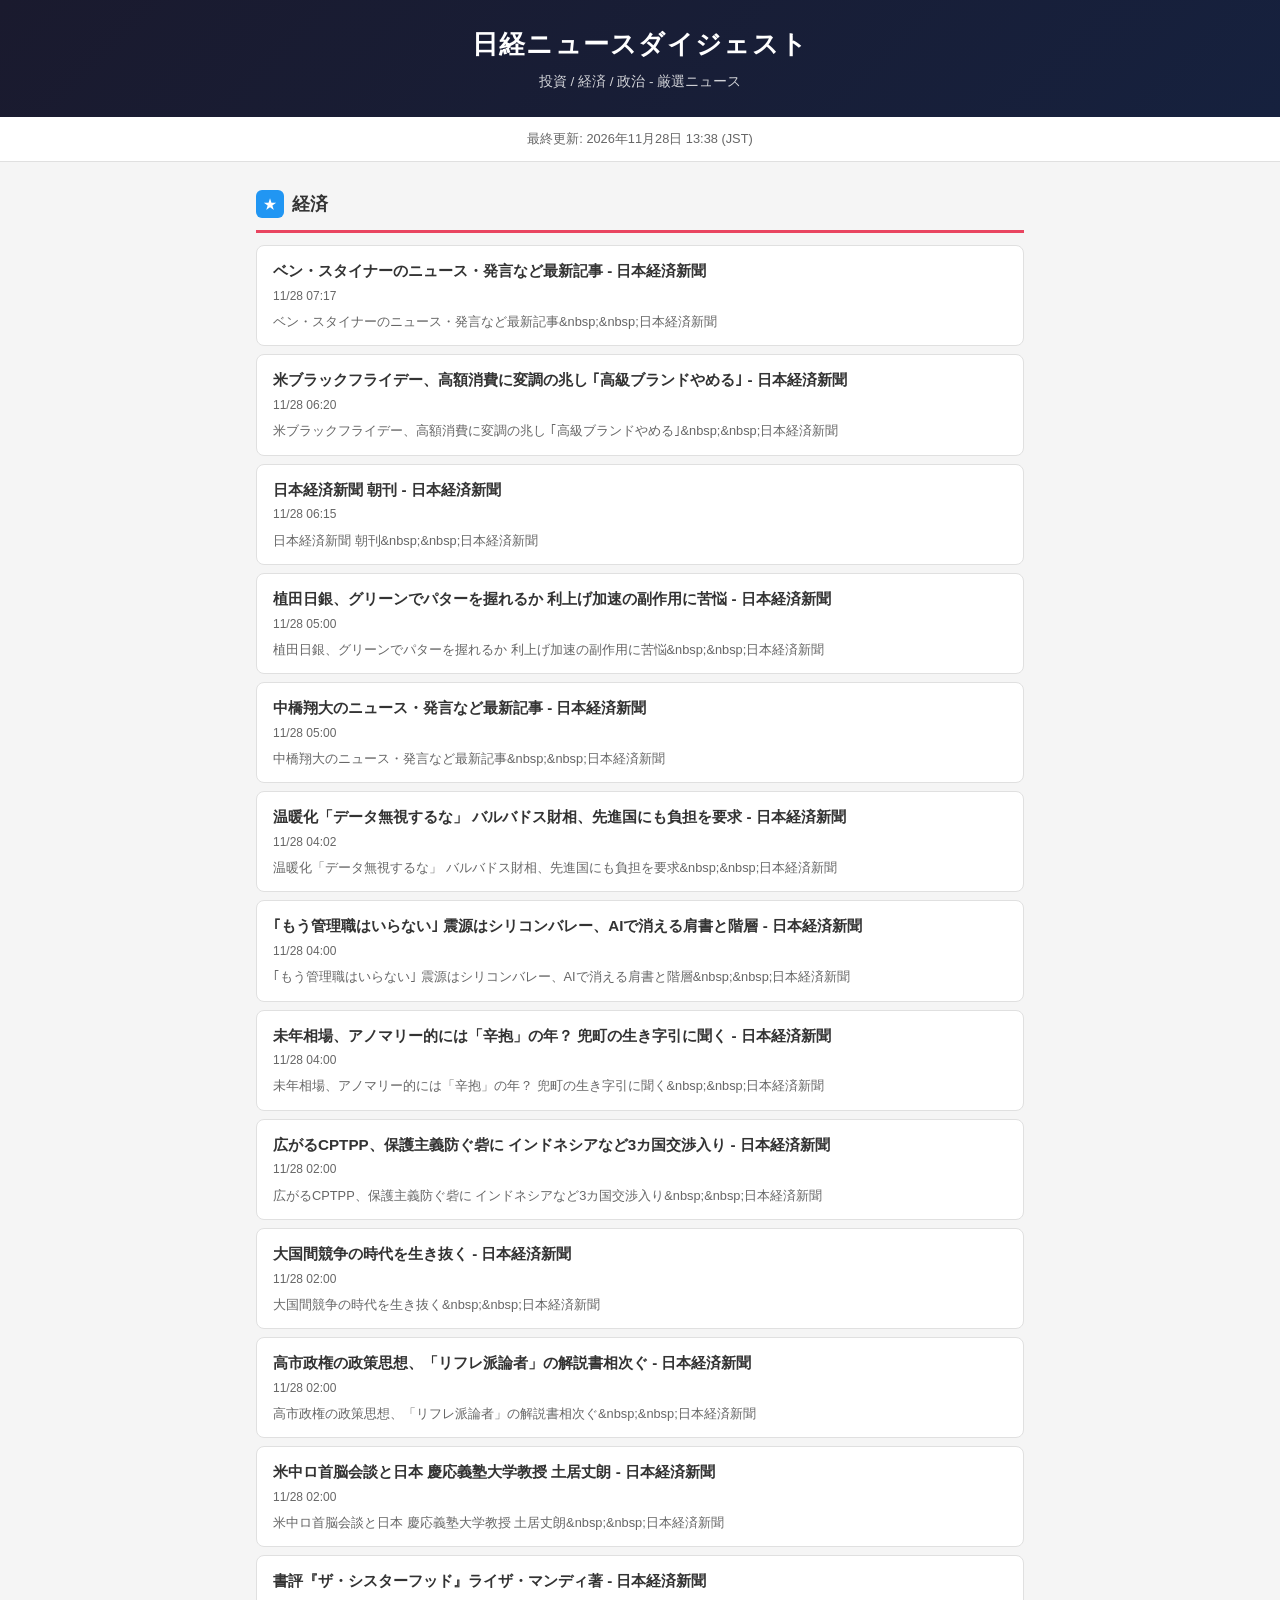
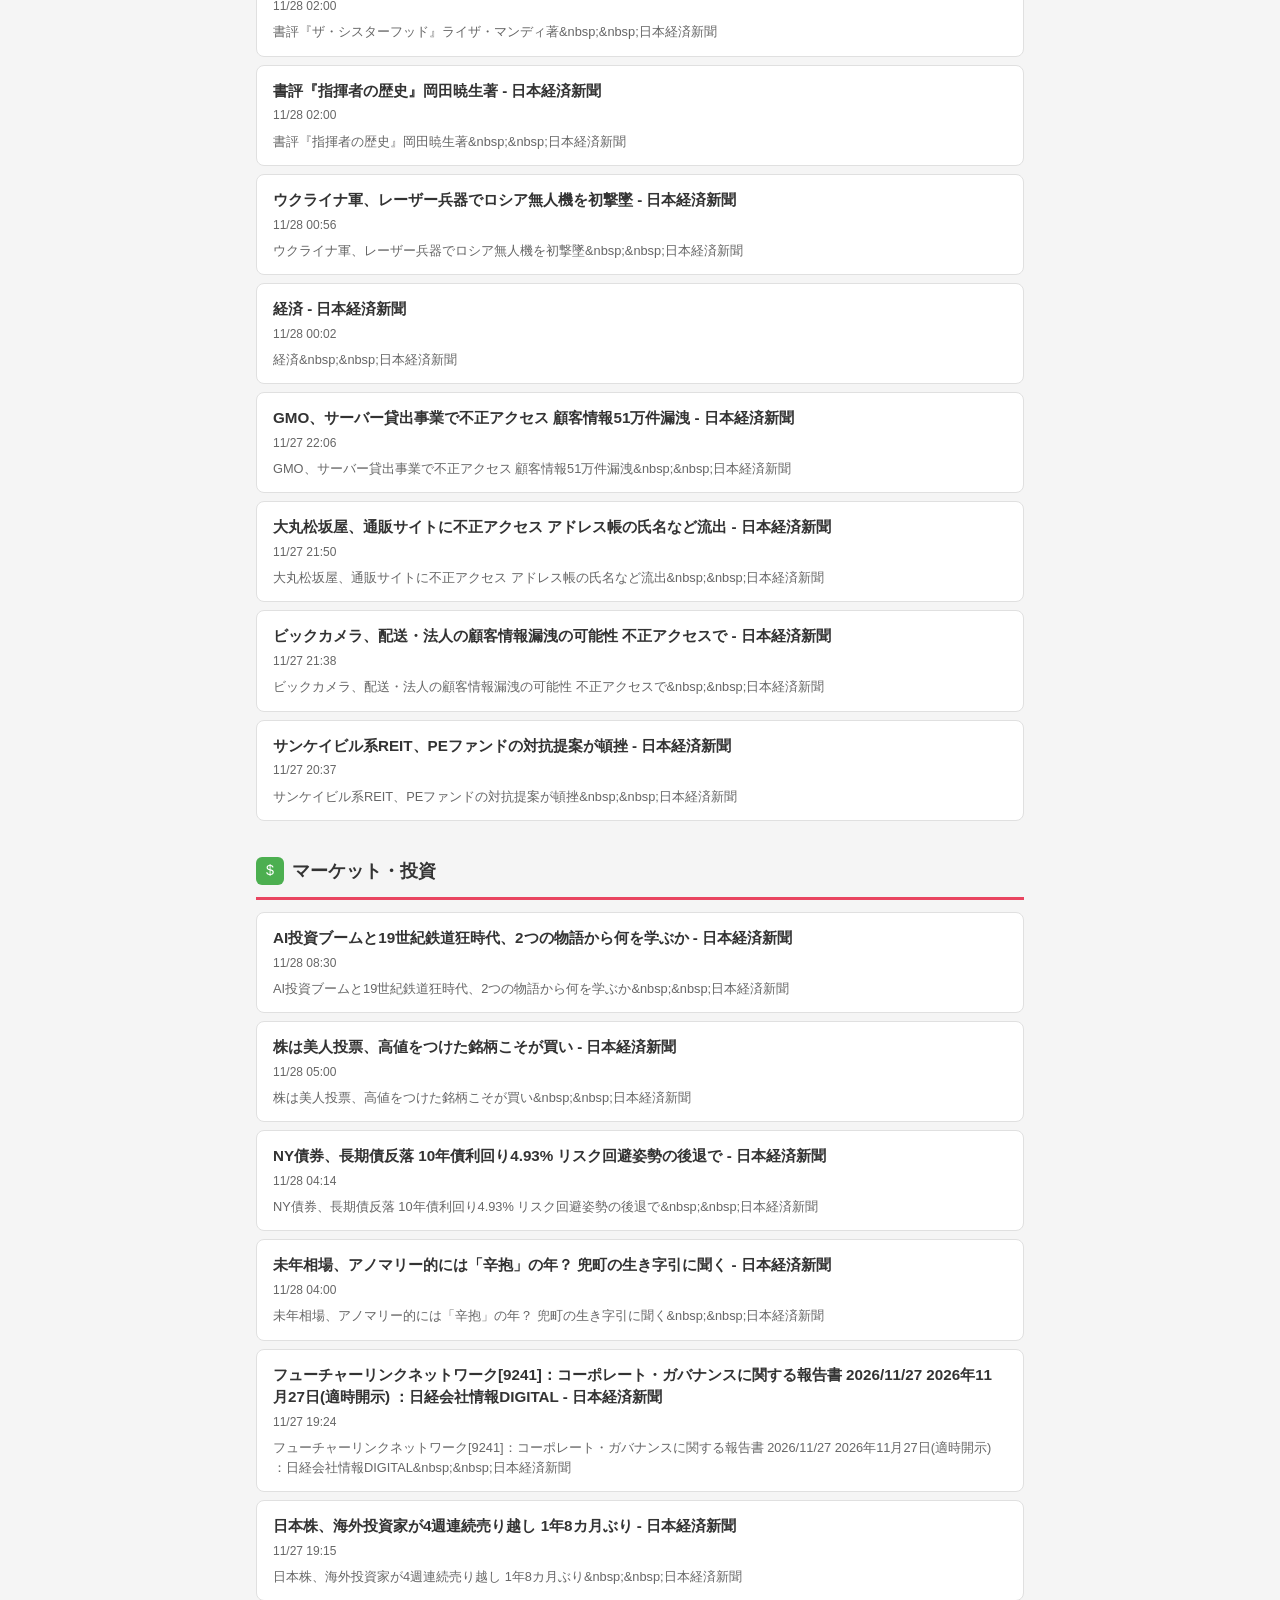
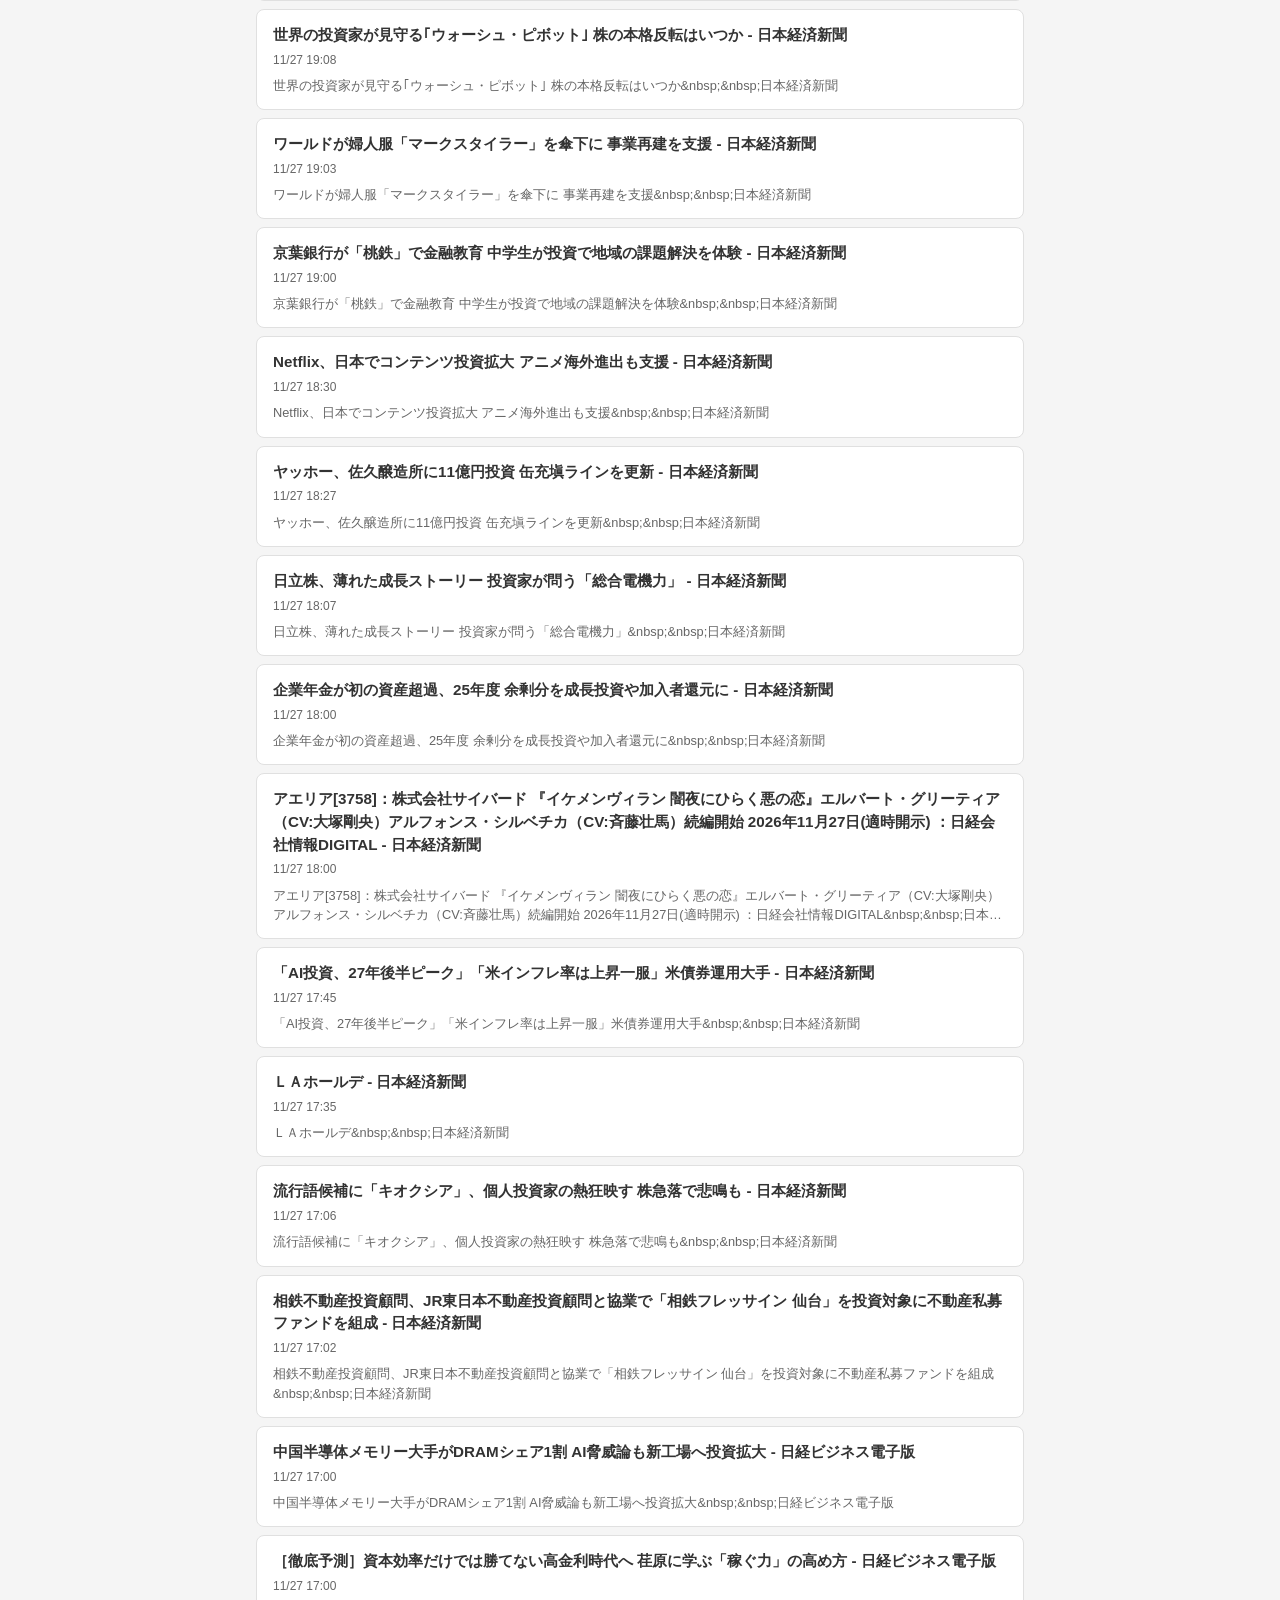
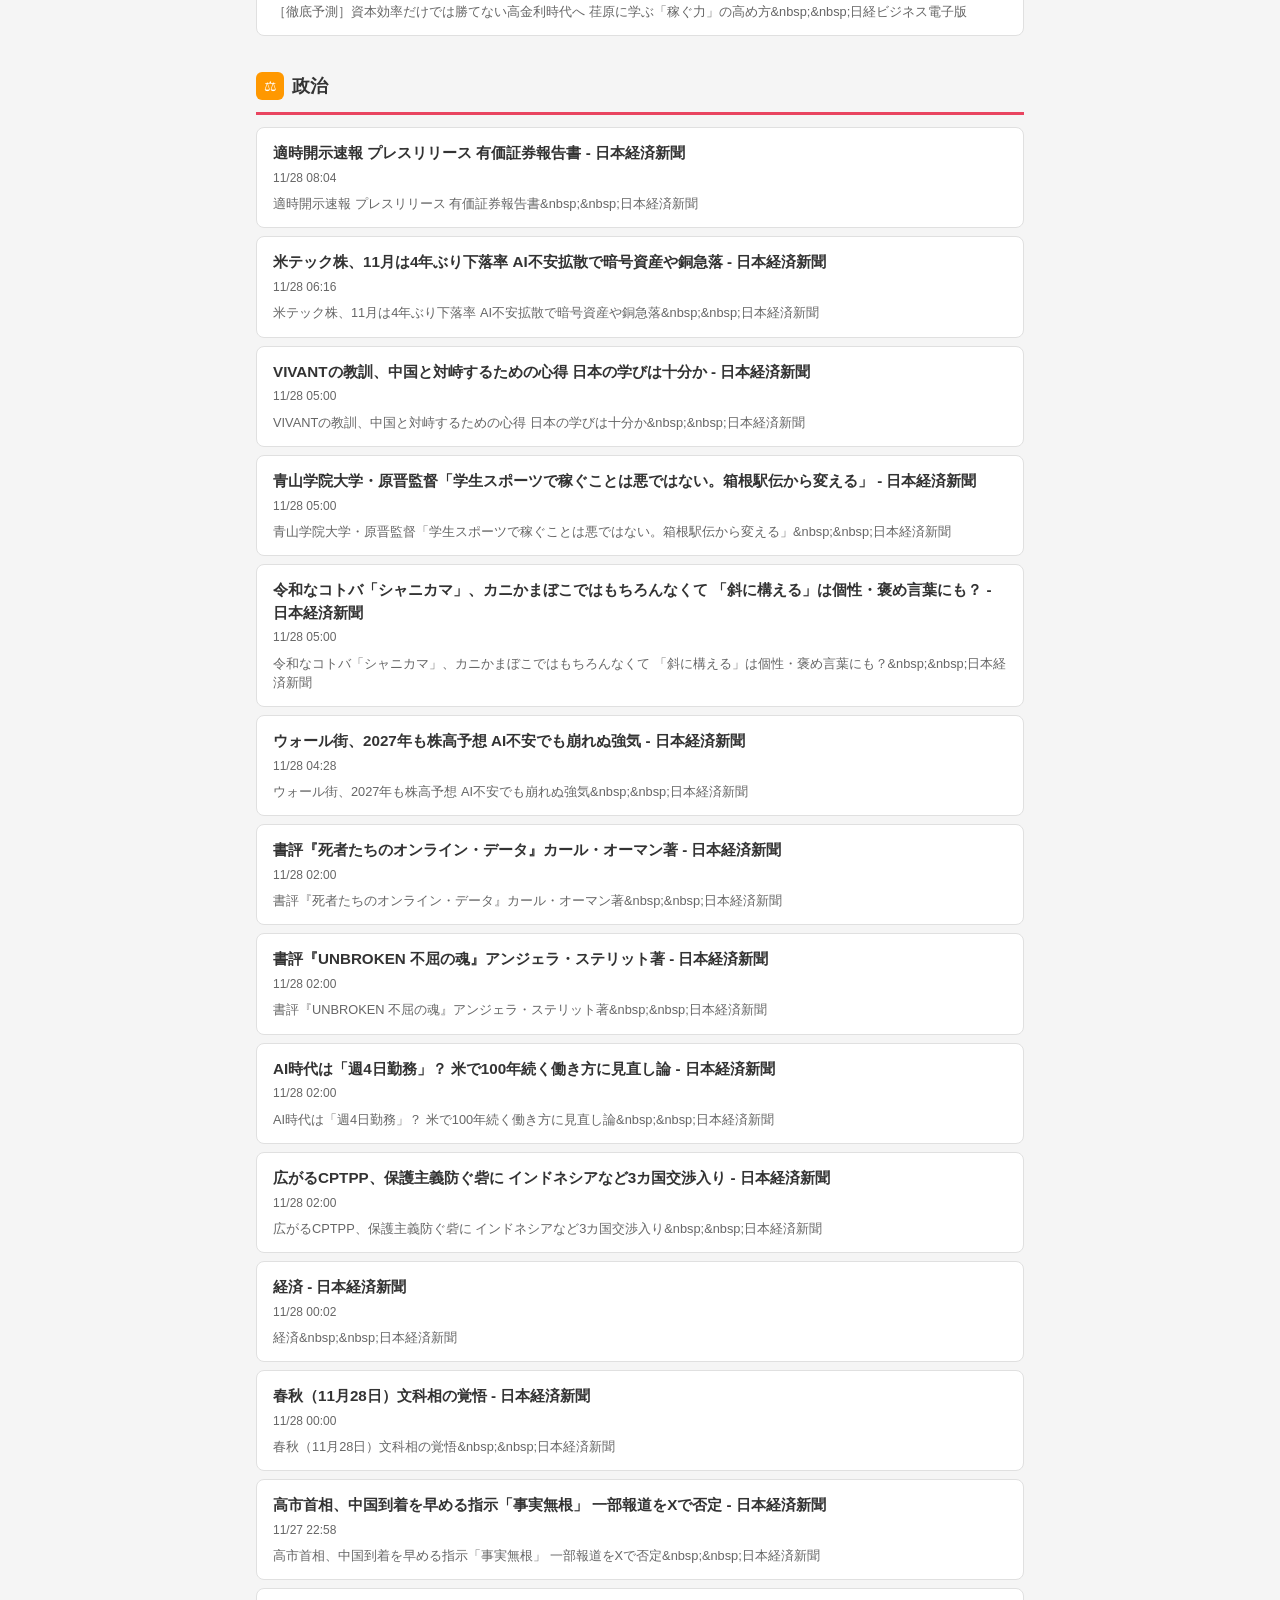
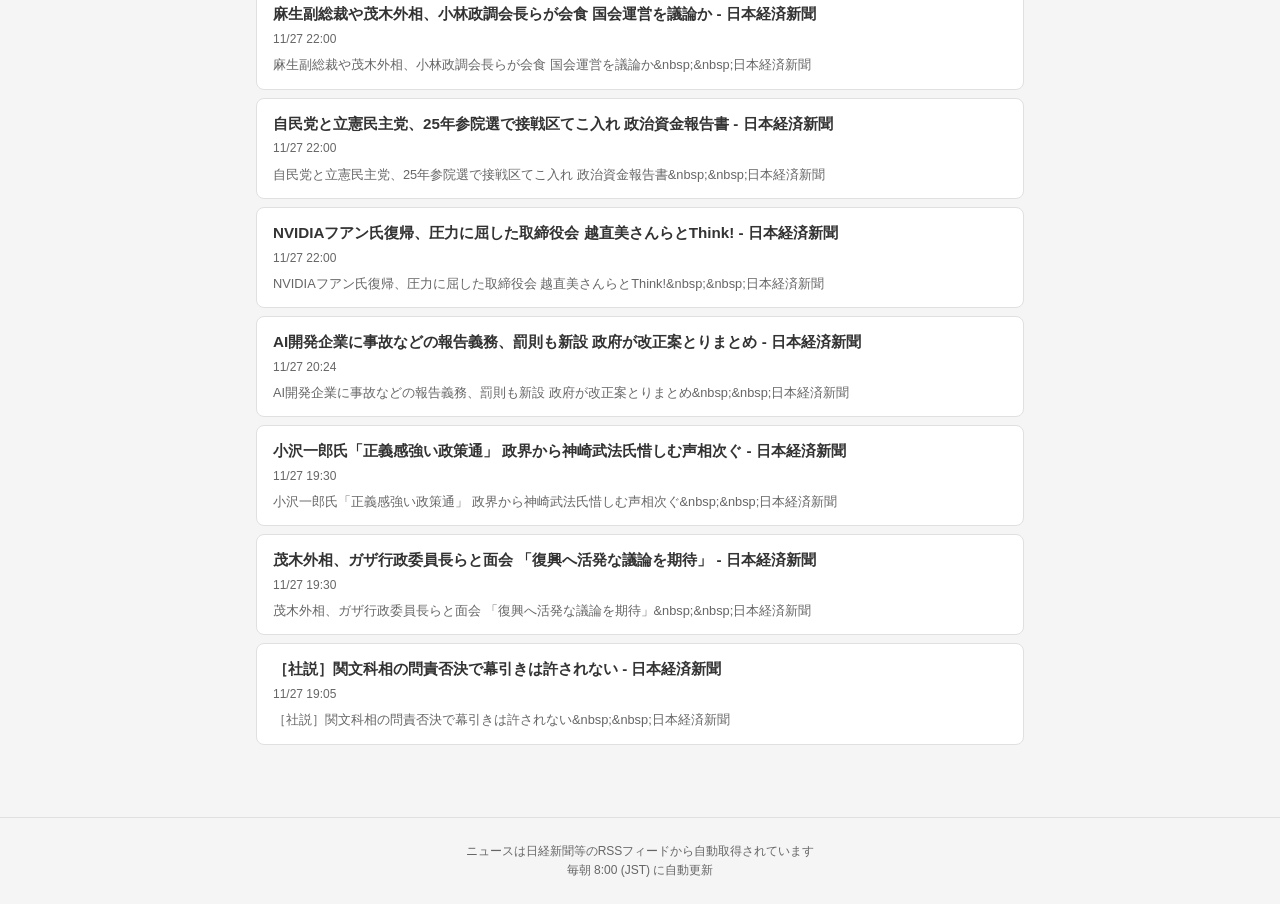
<file: docs/index.html>
<!DOCTYPE html>
<html lang="ja">
<head>
    <meta charset="UTF-8">
    <meta name="viewport" content="width=device-width, initial-scale=1.0">
    <title>日経ニュースダイジェスト - 2026年11月28日</title>
    <style>
        :root {
            --primary: #1a1a2e;
            --secondary: #16213e;
            --accent: #e94560;
            --text: #333;
            --text-light: #666;
            --bg: #f5f5f5;
            --card-bg: #fff;
            --border: #e0e0e0;
        }

        * {
            margin: 0;
            padding: 0;
            box-sizing: border-box;
        }

        body {
            font-family: "Hiragino Kaku Gothic ProN", "Hiragino Sans", "Yu Gothic", "Meiryo", sans-serif;
            background: var(--bg);
            color: var(--text);
            line-height: 1.6;
        }

        header {
            background: linear-gradient(135deg, var(--primary), var(--secondary));
            color: #fff;
            padding: 24px 0;
            text-align: center;
            box-shadow: 0 2px 8px rgba(0, 0, 0, 0.15);
        }

        header h1 {
            font-size: 1.6rem;
            font-weight: 700;
            letter-spacing: 0.05em;
        }

        header .subtitle {
            font-size: 0.85rem;
            opacity: 0.8;
            margin-top: 6px;
        }

        .update-info {
            text-align: center;
            padding: 12px;
            font-size: 0.8rem;
            color: var(--text-light);
            background: var(--card-bg);
            border-bottom: 1px solid var(--border);
        }

        .container {
            max-width: 800px;
            margin: 0 auto;
            padding: 16px;
        }

        .category {
            margin-bottom: 24px;
        }

        .category-header {
            display: flex;
            align-items: center;
            gap: 8px;
            padding: 12px 0;
            border-bottom: 3px solid var(--accent);
            margin-bottom: 12px;
        }

        .category-icon {
            width: 28px;
            height: 28px;
            border-radius: 6px;
            display: flex;
            align-items: center;
            justify-content: center;
            font-size: 0.9rem;
            color: #fff;
            flex-shrink: 0;
        }

        .icon-economy { background: #2196F3; }
        .icon-market { background: #4CAF50; }
        .icon-politics { background: #FF9800; }

        .category-header h2 {
            font-size: 1.1rem;
            font-weight: 700;
        }

        .article-list {
            list-style: none;
        }

        .article-item {
            background: var(--card-bg);
            border: 1px solid var(--border);
            border-radius: 8px;
            padding: 14px 16px;
            margin-bottom: 8px;
            transition: box-shadow 0.2s, transform 0.1s;
        }

        .article-item:hover {
            box-shadow: 0 2px 12px rgba(0, 0, 0, 0.08);
            transform: translateY(-1px);
        }

        .article-item a {
            text-decoration: none;
            color: var(--text);
            display: block;
        }

        .article-title {
            font-size: 0.95rem;
            font-weight: 600;
            line-height: 1.5;
            margin-bottom: 4px;
        }

        .article-item:hover .article-title {
            color: var(--accent);
        }

        .article-meta {
            display: flex;
            align-items: center;
            gap: 12px;
            font-size: 0.75rem;
            color: var(--text-light);
        }

        .article-time {
            white-space: nowrap;
        }

        .article-summary {
            font-size: 0.8rem;
            color: var(--text-light);
            margin-top: 6px;
            line-height: 1.5;
            display: -webkit-box;
            -webkit-line-clamp: 2;
            -webkit-box-orient: vertical;
            overflow: hidden;
        }

        .empty-message {
            text-align: center;
            padding: 24px;
            color: var(--text-light);
            font-size: 0.9rem;
            background: var(--card-bg);
            border-radius: 8px;
            border: 1px solid var(--border);
        }

        footer {
            text-align: center;
            padding: 24px;
            font-size: 0.75rem;
            color: var(--text-light);
            border-top: 1px solid var(--border);
            margin-top: 32px;
        }

        @media (max-width: 600px) {
            .container {
                padding: 12px;
            }

            header h1 {
                font-size: 1.3rem;
            }

            .article-item {
                padding: 12px;
            }

            .article-title {
                font-size: 0.9rem;
            }
        }
    </style>
</head>
<body>
    <header>
        <h1>日経ニュースダイジェスト</h1>
        <div class="subtitle">投資 / 経済 / 政治 - 厳選ニュース</div>
    </header>

    <div class="update-info">
        最終更新: 2026年11月28日 13:38 (JST)
    </div>

    <div class="container">
        
        <section class="category">
            <div class="category-header">
                
                <div class="category-icon icon-economy">&#9733;</div>
                
                <h2>経済</h2>
            </div>

            
            <ul class="article-list">
                
                <li class="article-item">
                    <a href="https://news.google.com/rss/articles/[base64]?oc=5" target="_blank" rel="noopener noreferrer">
                        <div class="article-title">ベン・スタイナーのニュース・発言など最新記事 - 日本経済新聞</div>
                        <div class="article-meta">
                            
                            <span class="article-time">11/28 07:17</span>
                            
                        </div>
                        
                        <div class="article-summary">ベン・スタイナーのニュース・発言など最新記事&amp;nbsp;&amp;nbsp;日本経済新聞</div>
                        
                    </a>
                </li>
                
                <li class="article-item">
                    <a href="https://news.google.com/rss/articles/CBMibEFVX3lxTE5zQ0FSdk5BUVFORmJKOUZFMHRyVVNpQnhPS2FmdGN0TVkzSWwzYUtWSkVNVnhKRFkyX2NFYWR0Q0lBbG5xdnFBRE9KYnBsZWppdVFYTkJranFubk9QSUljaE9JWW81STZjWXdKeQ?oc=5" target="_blank" rel="noopener noreferrer">
                        <div class="article-title">米ブラックフライデー、高額消費に変調の兆し ｢高級ブランドやめる｣ - 日本経済新聞</div>
                        <div class="article-meta">
                            
                            <span class="article-time">11/28 06:20</span>
                            
                        </div>
                        
                        <div class="article-summary">米ブラックフライデー、高額消費に変調の兆し ｢高級ブランドやめる｣&amp;nbsp;&amp;nbsp;日本経済新聞</div>
                        
                    </a>
                </li>
                
                <li class="article-item">
                    <a href="https://news.google.com/rss/articles/[base64]?oc=5" target="_blank" rel="noopener noreferrer">
                        <div class="article-title">日本経済新聞 朝刊 - 日本経済新聞</div>
                        <div class="article-meta">
                            
                            <span class="article-time">11/28 06:15</span>
                            
                        </div>
                        
                        <div class="article-summary">日本経済新聞 朝刊&amp;nbsp;&amp;nbsp;日本経済新聞</div>
                        
                    </a>
                </li>
                
                <li class="article-item">
                    <a href="https://news.google.com/rss/articles/CBMibEFVX3lxTE5RMWZ2MmRyTmtlZ3FVcVRkWDBBcVlfbzEyVWVIcGVaRVVfa1pxSzZMNUxpeFhnR1BEZmtFYjBmUFBCLThRaHdfY3p3MWhrbm1sQ3lzRndxMlZqblRJT2VIN0ZQMWJBTlluYkRBWA?oc=5" target="_blank" rel="noopener noreferrer">
                        <div class="article-title">植田日銀、グリーンでパターを握れるか 利上げ加速の副作用に苦悩 - 日本経済新聞</div>
                        <div class="article-meta">
                            
                            <span class="article-time">11/28 05:00</span>
                            
                        </div>
                        
                        <div class="article-summary">植田日銀、グリーンでパターを握れるか 利上げ加速の副作用に苦悩&amp;nbsp;&amp;nbsp;日本経済新聞</div>
                        
                    </a>
                </li>
                
                <li class="article-item">
                    <a href="https://news.google.com/rss/articles/CBMidkFVX3lxTE1XQXdtYzJtMHJCQ0lyTUZzbEFiUWF5M2YzcTlVNjNQdC1velZHbC00aDMwWjFGUy14b2hZa200UDUwdklDd1F1LUI2ZEN6YmFtVENESFBPZVpBQXZycHB1UHp1NC1QUDJ6TlBlSFZLMnlpMkptWUE?oc=5" target="_blank" rel="noopener noreferrer">
                        <div class="article-title">中橋翔大のニュース・発言など最新記事 - 日本経済新聞</div>
                        <div class="article-meta">
                            
                            <span class="article-time">11/28 05:00</span>
                            
                        </div>
                        
                        <div class="article-summary">中橋翔大のニュース・発言など最新記事&amp;nbsp;&amp;nbsp;日本経済新聞</div>
                        
                    </a>
                </li>
                
                <li class="article-item">
                    <a href="https://news.google.com/rss/articles/CBMibEFVX3lxTE5PV1lOc0ZHVXVsUTVzVS0zY1pQUFdRZ0ZHLW8wRDV1WUFfWi10QnpTejdpNmhwYUJ3eFlRQWxNRGI0RmMyZjk5SFNkZHZjckJBY0hFc2FmQWxGYmd5bEU5YmoyWHotRExReENwRQ?oc=5" target="_blank" rel="noopener noreferrer">
                        <div class="article-title">温暖化「データ無視するな」 バルバドス財相、先進国にも負担を要求 - 日本経済新聞</div>
                        <div class="article-meta">
                            
                            <span class="article-time">11/28 04:02</span>
                            
                        </div>
                        
                        <div class="article-summary">温暖化「データ無視するな」 バルバドス財相、先進国にも負担を要求&amp;nbsp;&amp;nbsp;日本経済新聞</div>
                        
                    </a>
                </li>
                
                <li class="article-item">
                    <a href="https://news.google.com/rss/articles/CBMibEFVX3lxTFBvcEZSNElnNm9vNS1MUERGbmVjdVk5ZWtMbHpsR1BFRkxUUllqdkYwRlZ6TUU0Z29uLU8wUkhHM0t4ZVFIdWI4ZXVlTXpXOHZXTWtieFo4UGxXdkwzQUllaGI2X05OS25VRFRUMw?oc=5" target="_blank" rel="noopener noreferrer">
                        <div class="article-title">｢もう管理職はいらない｣ 震源はシリコンバレー、AIで消える肩書と階層 - 日本経済新聞</div>
                        <div class="article-meta">
                            
                            <span class="article-time">11/28 04:00</span>
                            
                        </div>
                        
                        <div class="article-summary">｢もう管理職はいらない｣ 震源はシリコンバレー、AIで消える肩書と階層&amp;nbsp;&amp;nbsp;日本経済新聞</div>
                        
                    </a>
                </li>
                
                <li class="article-item">
                    <a href="https://news.google.com/rss/articles/CBMibEFVX3lxTFA1SmJCUE1mVndBLVFudy1XN3NVT0trUG1uckJIU3hLd2xqbmtlVzVqM2wwSTdVZGZ3cGhvSW1ZQW9sVWc0eVRZcnR1MDYzT1piY2NmczFDSE9nZjFLNjRFV0RIcm9tcEtfV2ZKbA?oc=5" target="_blank" rel="noopener noreferrer">
                        <div class="article-title">未年相場、アノマリー的には「辛抱」の年？ 兜町の生き字引に聞く - 日本経済新聞</div>
                        <div class="article-meta">
                            
                            <span class="article-time">11/28 04:00</span>
                            
                        </div>
                        
                        <div class="article-summary">未年相場、アノマリー的には「辛抱」の年？ 兜町の生き字引に聞く&amp;nbsp;&amp;nbsp;日本経済新聞</div>
                        
                    </a>
                </li>
                
                <li class="article-item">
                    <a href="https://news.google.com/rss/articles/CBMibEFVX3lxTE9JLWtPUzkzb25BTjExT1F0TVdlUDBFSmdKQTVfb0FIdWR0enV2cGpSeHQ0T2U2VUdYZW1ib2RZVmI0VUFoQWx2dkowdzJCR3ZhMkFCMzJCd3VDVlZGZGlmdVkyUm1OQ0poLVprNw?oc=5" target="_blank" rel="noopener noreferrer">
                        <div class="article-title">広がるCPTPP、保護主義防ぐ砦に インドネシアなど3カ国交渉入り - 日本経済新聞</div>
                        <div class="article-meta">
                            
                            <span class="article-time">11/28 02:00</span>
                            
                        </div>
                        
                        <div class="article-summary">広がるCPTPP、保護主義防ぐ砦に インドネシアなど3カ国交渉入り&amp;nbsp;&amp;nbsp;日本経済新聞</div>
                        
                    </a>
                </li>
                
                <li class="article-item">
                    <a href="https://news.google.com/rss/articles/CBMibEFVX3lxTE4tbF9tQnlWczBFbHRoeU1ncS12R3hNcFZJUDk4ZXB1VzcyNF9TOTV1cms3eHlSS016TzJkSzQ3bnRuR3VDeDBOMXRfSVVtOF81enh4bkl6SlZ0dGJQTDlFVmVjV0RvVVZYc0U4TQ?oc=5" target="_blank" rel="noopener noreferrer">
                        <div class="article-title">大国間競争の時代を生き抜く - 日本経済新聞</div>
                        <div class="article-meta">
                            
                            <span class="article-time">11/28 02:00</span>
                            
                        </div>
                        
                        <div class="article-summary">大国間競争の時代を生き抜く&amp;nbsp;&amp;nbsp;日本経済新聞</div>
                        
                    </a>
                </li>
                
                <li class="article-item">
                    <a href="https://news.google.com/rss/articles/CBMibEFVX3lxTFBvaFlCcHBKQ3FrZ0c5UDJWanFaUUY3eFRsU2FPTDAxLXJlZWtMV1NTMkpoNFRRZV9RRHNlaVhkc2tsalFuakRFQnVKbTdBUGk2X1R1b0ZESi16ZFZIRk5rNjBCZWpEZGNOdlppRg?oc=5" target="_blank" rel="noopener noreferrer">
                        <div class="article-title">高市政権の政策思想、「リフレ派論者」の解説書相次ぐ - 日本経済新聞</div>
                        <div class="article-meta">
                            
                            <span class="article-time">11/28 02:00</span>
                            
                        </div>
                        
                        <div class="article-summary">高市政権の政策思想、「リフレ派論者」の解説書相次ぐ&amp;nbsp;&amp;nbsp;日本経済新聞</div>
                        
                    </a>
                </li>
                
                <li class="article-item">
                    <a href="https://news.google.com/rss/articles/CBMibEFVX3lxTE1BY3puN1NtaHEyVS1TRlVYSXI4dm5ZaHpnbzRfM1cwNWJMT2E4ZUpRYlBEcGxXdmFiXzEyU1Zlbk5XQUloSnctQWJsMmMtcmRkbHdhRmZ4RU0zSGJ5RFdjaGpMZTNNV2tWRDJ2ag?oc=5" target="_blank" rel="noopener noreferrer">
                        <div class="article-title">米中ロ首脳会談と日本 慶応義塾大学教授 土居丈朗 - 日本経済新聞</div>
                        <div class="article-meta">
                            
                            <span class="article-time">11/28 02:00</span>
                            
                        </div>
                        
                        <div class="article-summary">米中ロ首脳会談と日本 慶応義塾大学教授 土居丈朗&amp;nbsp;&amp;nbsp;日本経済新聞</div>
                        
                    </a>
                </li>
                
                <li class="article-item">
                    <a href="https://news.google.com/rss/articles/CBMibEFVX3lxTE9nYmlsaXhsYzY5c3lldTk4QnRJVlNsS19IUFNWLV9XQ1BFc0tBTU5VenV1UDRCZk55WUlNZnBxTGZVVEtORlZiRTEyZ1VHaldXQ0g2NHBZZVRhS3VjNXRSOUxEVzRDRFJaNFpueg?oc=5" target="_blank" rel="noopener noreferrer">
                        <div class="article-title">書評『ザ・シスターフッド』ライザ・マンディ著 - 日本経済新聞</div>
                        <div class="article-meta">
                            
                            <span class="article-time">11/28 02:00</span>
                            
                        </div>
                        
                        <div class="article-summary">書評『ザ・シスターフッド』ライザ・マンディ著&amp;nbsp;&amp;nbsp;日本経済新聞</div>
                        
                    </a>
                </li>
                
                <li class="article-item">
                    <a href="https://news.google.com/rss/articles/CBMibEFVX3lxTE9qS2JLTlBGTENMRXJGeFoxbllfZ2xWa3BRTV9kZDU2dUtRZmRCSVo1ckxjeklPWGVlbjN4WDFZR01aamh2UTZTR19LZ0VSdU8tdGtoMnkwVk4xVmdIbXpmUXAwT244NURlZXFvWQ?oc=5" target="_blank" rel="noopener noreferrer">
                        <div class="article-title">書評『指揮者の歴史』岡田暁生著 - 日本経済新聞</div>
                        <div class="article-meta">
                            
                            <span class="article-time">11/28 02:00</span>
                            
                        </div>
                        
                        <div class="article-summary">書評『指揮者の歴史』岡田暁生著&amp;nbsp;&amp;nbsp;日本経済新聞</div>
                        
                    </a>
                </li>
                
                <li class="article-item">
                    <a href="https://news.google.com/rss/articles/CBMibEFVX3lxTE12Ml9PMWQ0VW8xRTdjQm92VURuT05yUVg1QkRZV2NQX3JidFJfUGtLZE5SdFZkd2RUYm9sVWpiQlZLOHlMV0dBNExzQm1ka3FwZWs5UUZtVFF0Q1dRcHhBZVhjV3Y1cy00b1BpeA?oc=5" target="_blank" rel="noopener noreferrer">
                        <div class="article-title">ウクライナ軍、レーザー兵器でロシア無人機を初撃墜 - 日本経済新聞</div>
                        <div class="article-meta">
                            
                            <span class="article-time">11/28 00:56</span>
                            
                        </div>
                        
                        <div class="article-summary">ウクライナ軍、レーザー兵器でロシア無人機を初撃墜&amp;nbsp;&amp;nbsp;日本経済新聞</div>
                        
                    </a>
                </li>
                
                <li class="article-item">
                    <a href="https://news.google.com/rss/articles/CBMicEFVX3lxTFBKaWRUQ1UtNTQ0U2Myd0hxQTdxYUNxdFFPTVF6SUZjWXpTSGxRSWpNQnhuMXlyUy1teFlEYXg2SUNScHNmSkpIV09kNEZQbWRLNC1LdEQzV29mRDVZQVFhM3g3cWotZFpzc28yekZOQVY?oc=5" target="_blank" rel="noopener noreferrer">
                        <div class="article-title">経済 - 日本経済新聞</div>
                        <div class="article-meta">
                            
                            <span class="article-time">11/28 00:02</span>
                            
                        </div>
                        
                        <div class="article-summary">経済&amp;nbsp;&amp;nbsp;日本経済新聞</div>
                        
                    </a>
                </li>
                
                <li class="article-item">
                    <a href="https://news.google.com/rss/articles/CBMibEFVX3lxTE1KdGY5RnRscWlhb0RWRzNQdkF5dVE1a0hUanBsR3h3RVJoZjNneFQ3SENmOWFIMkwtMldWMS1fcWZxU2t5dWF6bWVaZHFDcGdiU2RtazVsaXJRUjlBeTdHWUpHVlNsS0oxbVZ6eQ?oc=5" target="_blank" rel="noopener noreferrer">
                        <div class="article-title">GMO、サーバー貸出事業で不正アクセス 顧客情報51万件漏洩 - 日本経済新聞</div>
                        <div class="article-meta">
                            
                            <span class="article-time">11/27 22:06</span>
                            
                        </div>
                        
                        <div class="article-summary">GMO、サーバー貸出事業で不正アクセス 顧客情報51万件漏洩&amp;nbsp;&amp;nbsp;日本経済新聞</div>
                        
                    </a>
                </li>
                
                <li class="article-item">
                    <a href="https://news.google.com/rss/articles/CBMibEFVX3lxTE81ZlhRckJrSTRpSW1tcmg4TkEwbHptVFJDV2FaUmI3bVRtX3J2cVNSYmFPX2ExaHJ1dXR2OVRSaC15Y0c2STNkNWdiOEpsUnVrSzZaaTlucDlQWnEtRGZ5NmpnNEZ1a25qU2lTNw?oc=5" target="_blank" rel="noopener noreferrer">
                        <div class="article-title">大丸松坂屋、通販サイトに不正アクセス アドレス帳の氏名など流出 - 日本経済新聞</div>
                        <div class="article-meta">
                            
                            <span class="article-time">11/27 21:50</span>
                            
                        </div>
                        
                        <div class="article-summary">大丸松坂屋、通販サイトに不正アクセス アドレス帳の氏名など流出&amp;nbsp;&amp;nbsp;日本経済新聞</div>
                        
                    </a>
                </li>
                
                <li class="article-item">
                    <a href="https://news.google.com/rss/articles/CBMibEFVX3lxTE94bHBRcFRwNzh5M2dRdkVodmt5NTV0WkxoajNUOFRLOEFZdnFlc0NQUkNsTS05RnhKaGwtaDdWc3NHbUsxcG5RYVh3bHU4cDIwTC1lYllkVF9xU1hFRnFEOUtLeHBCQTN5SXpKMQ?oc=5" target="_blank" rel="noopener noreferrer">
                        <div class="article-title">ビックカメラ、配送・法人の顧客情報漏洩の可能性 不正アクセスで - 日本経済新聞</div>
                        <div class="article-meta">
                            
                            <span class="article-time">11/27 21:38</span>
                            
                        </div>
                        
                        <div class="article-summary">ビックカメラ、配送・法人の顧客情報漏洩の可能性 不正アクセスで&amp;nbsp;&amp;nbsp;日本経済新聞</div>
                        
                    </a>
                </li>
                
                <li class="article-item">
                    <a href="https://news.google.com/rss/articles/CBMibEFVX3lxTE16dDdXdkRsWHFWV24ybGhvMlVmM1BkeENINEs5bWUtaFh0Vm9GaThjU2tGdDhiNkRaUHRDeFcyMjNIUkNSRWlnc0lxeFQ0Zkg2STlEOGVFMUNXeDZYWkdrVVhlT2xBN0k2VDNsMg?oc=5" target="_blank" rel="noopener noreferrer">
                        <div class="article-title">サンケイビル系REIT、PEファンドの対抗提案が頓挫 - 日本経済新聞</div>
                        <div class="article-meta">
                            
                            <span class="article-time">11/27 20:37</span>
                            
                        </div>
                        
                        <div class="article-summary">サンケイビル系REIT、PEファンドの対抗提案が頓挫&amp;nbsp;&amp;nbsp;日本経済新聞</div>
                        
                    </a>
                </li>
                
            </ul>
            
        </section>
        
        <section class="category">
            <div class="category-header">
                
                <div class="category-icon icon-market">$</div>
                
                <h2>マーケット・投資</h2>
            </div>

            
            <ul class="article-list">
                
                <li class="article-item">
                    <a href="https://news.google.com/rss/articles/CBMid0FVX3lxTE50S2dZOE5IcDJzeDg0TlRQMGNFZDRYXzFWZkNYX1lpS0Q5dGkwc08yenhCVkhJSmlEbUdPbkw0TDd1SUtDMkRId3lieHppeWVoclJEQkpicWdBbmlnWGZnNnQ2UEwzRHdoQUw4MjB5V0oya003bHA4?oc=5" target="_blank" rel="noopener noreferrer">
                        <div class="article-title">AI投資ブームと19世紀鉄道狂時代、2つの物語から何を学ぶか - 日本経済新聞</div>
                        <div class="article-meta">
                            
                            <span class="article-time">11/28 08:30</span>
                            
                        </div>
                        
                        <div class="article-summary">AI投資ブームと19世紀鉄道狂時代、2つの物語から何を学ぶか&amp;nbsp;&amp;nbsp;日本経済新聞</div>
                        
                    </a>
                </li>
                
                <li class="article-item">
                    <a href="https://news.google.com/rss/articles/[base64]?oc=5" target="_blank" rel="noopener noreferrer">
                        <div class="article-title">株は美人投票、高値をつけた銘柄こそが買い - 日本経済新聞</div>
                        <div class="article-meta">
                            
                            <span class="article-time">11/28 05:00</span>
                            
                        </div>
                        
                        <div class="article-summary">株は美人投票、高値をつけた銘柄こそが買い&amp;nbsp;&amp;nbsp;日本経済新聞</div>
                        
                    </a>
                </li>
                
                <li class="article-item">
                    <a href="https://news.google.com/rss/articles/CBMibEFVX3lxTE1lWHBQa19rOGhHUG5obExYbFV0ZG53X002eXM3U18tNDBicHhMLXlsREQxVk9aU01IMFIzNnRQeWhYNUh3VEVBTnVLNFJrVElNQTJLazA5bExMNnpxMFNscC1fWkh0QXNTT2ZqVA?oc=5" target="_blank" rel="noopener noreferrer">
                        <div class="article-title">NY債券、長期債反落 10年債利回り4.93% リスク回避姿勢の後退で - 日本経済新聞</div>
                        <div class="article-meta">
                            
                            <span class="article-time">11/28 04:14</span>
                            
                        </div>
                        
                        <div class="article-summary">NY債券、長期債反落 10年債利回り4.93% リスク回避姿勢の後退で&amp;nbsp;&amp;nbsp;日本経済新聞</div>
                        
                    </a>
                </li>
                
                <li class="article-item">
                    <a href="https://news.google.com/rss/articles/CBMibEFVX3lxTFA1SmJCUE1mVndBLVFudy1XN3NVT0trUG1uckJIU3hLd2xqbmtlVzVqM2wwSTdVZGZ3cGhvSW1ZQW9sVWc0eVRZcnR1MDYzT1piY2NmczFDSE9nZjFLNjRFV0RIcm9tcEtfV2ZKbA?oc=5" target="_blank" rel="noopener noreferrer">
                        <div class="article-title">未年相場、アノマリー的には「辛抱」の年？ 兜町の生き字引に聞く - 日本経済新聞</div>
                        <div class="article-meta">
                            
                            <span class="article-time">11/28 04:00</span>
                            
                        </div>
                        
                        <div class="article-summary">未年相場、アノマリー的には「辛抱」の年？ 兜町の生き字引に聞く&amp;nbsp;&amp;nbsp;日本経済新聞</div>
                        
                    </a>
                </li>
                
                <li class="article-item">
                    <a href="https://news.google.com/rss/articles/CBMiakFVX3lxTE5XU2gtMTAwaEd5Z1NreTE2ckd6VmlXMUZGQy1DQnBYNWlvZldjeVpiT19LVjA2MGlvdHBNNV84NjB3dzZ5cmVCMXhwc3d5Q201YUQxYjZKMkVNbUFUVktseUFRS1R0MVNkT0E?oc=5" target="_blank" rel="noopener noreferrer">
                        <div class="article-title">フューチャーリンクネットワーク[9241]：コーポレート・ガバナンスに関する報告書 2026/11/27 2026年11月27日(適時開示) ：日経会社情報DIGITAL - 日本経済新聞</div>
                        <div class="article-meta">
                            
                            <span class="article-time">11/27 19:24</span>
                            
                        </div>
                        
                        <div class="article-summary">フューチャーリンクネットワーク[9241]：コーポレート・ガバナンスに関する報告書 2026/11/27 2026年11月27日(適時開示) ：日経会社情報DIGITAL&amp;nbsp;&amp;nbsp;日本経済新聞</div>
                        
                    </a>
                </li>
                
                <li class="article-item">
                    <a href="https://news.google.com/rss/articles/CBMibEFVX3lxTE90NVlSMnlRcFg3T3IwNXIxQmg3NXdraEU4MGZlbXZtams4eVQ1Sk04U3Q3T0pjMFdBQUowTDFYS0d2VXFPTzdaWHBwcnhmQlBmZHhuQ0pvVUdZSG5PbDhTeUhJWkV1SFR3a2FGdA?oc=5" target="_blank" rel="noopener noreferrer">
                        <div class="article-title">日本株、海外投資家が4週連続売り越し 1年8カ月ぶり - 日本経済新聞</div>
                        <div class="article-meta">
                            
                            <span class="article-time">11/27 19:15</span>
                            
                        </div>
                        
                        <div class="article-summary">日本株、海外投資家が4週連続売り越し 1年8カ月ぶり&amp;nbsp;&amp;nbsp;日本経済新聞</div>
                        
                    </a>
                </li>
                
                <li class="article-item">
                    <a href="https://news.google.com/rss/articles/CBMibEFVX3lxTE5QTTVQbnVpTkhZVURzRHctN0JPTkxQOWJfZk5Idm54cWlfUEZFNUtkcFJ0ajZsM3Rvai1SbkFZVVFtdUhlZm9UOUZkdkJyM0xscEI4ZkhSWGtwSlVnRjZtNl8tQUZpVlVXUXJ5eA?oc=5" target="_blank" rel="noopener noreferrer">
                        <div class="article-title">世界の投資家が見守る｢ウォーシュ・ピボット｣ 株の本格反転はいつか - 日本経済新聞</div>
                        <div class="article-meta">
                            
                            <span class="article-time">11/27 19:08</span>
                            
                        </div>
                        
                        <div class="article-summary">世界の投資家が見守る｢ウォーシュ・ピボット｣ 株の本格反転はいつか&amp;nbsp;&amp;nbsp;日本経済新聞</div>
                        
                    </a>
                </li>
                
                <li class="article-item">
                    <a href="https://news.google.com/rss/articles/CBMibEFVX3lxTE1HclFqNHJESm9TUnJJT2o5aEEydlk2S205alFtTXhSNjJhbVV4M0tVUXNucXdXaFdmbUlOSUVuOEppNHBwTkNRcUNUVjBMWlh3a1hWZGZjNm1YMGU1cWJpZHN4V3Z3bVJmcW9fSg?oc=5" target="_blank" rel="noopener noreferrer">
                        <div class="article-title">ワールドが婦人服「マークスタイラー」を傘下に 事業再建を支援 - 日本経済新聞</div>
                        <div class="article-meta">
                            
                            <span class="article-time">11/27 19:03</span>
                            
                        </div>
                        
                        <div class="article-summary">ワールドが婦人服「マークスタイラー」を傘下に 事業再建を支援&amp;nbsp;&amp;nbsp;日本経済新聞</div>
                        
                    </a>
                </li>
                
                <li class="article-item">
                    <a href="https://news.google.com/rss/articles/CBMibEFVX3lxTE5kbVppc1FtTlI3VTVuaE9PMVVMY1RBc1ZlVEJqWm1aOXRhNlN1V05kUzgyU2JrQmtNZFllWnRNOHhwUm5SUmVtanE2RmNnc0VFbzJqUGhFdThERlljZW9DSXJtb295a1RaazVMMQ?oc=5" target="_blank" rel="noopener noreferrer">
                        <div class="article-title">京葉銀行が「桃鉄」で金融教育 中学生が投資で地域の課題解決を体験 - 日本経済新聞</div>
                        <div class="article-meta">
                            
                            <span class="article-time">11/27 19:00</span>
                            
                        </div>
                        
                        <div class="article-summary">京葉銀行が「桃鉄」で金融教育 中学生が投資で地域の課題解決を体験&amp;nbsp;&amp;nbsp;日本経済新聞</div>
                        
                    </a>
                </li>
                
                <li class="article-item">
                    <a href="https://news.google.com/rss/articles/CBMibEFVX3lxTFBKQUkxNUM0MWpfZ1hMZzczVGpQZG9YNFdUTUdLZjlabkNpOU9teE52NnBlcFZsMGJ2TFFnQVU1UTdjRXZFTHlXTS1kS0pjM0lsR3lTeENHZWdPc2VvOEllY2ZYSFFTUUJGdkg4Wg?oc=5" target="_blank" rel="noopener noreferrer">
                        <div class="article-title">Netflix、日本でコンテンツ投資拡大 アニメ海外進出も支援 - 日本経済新聞</div>
                        <div class="article-meta">
                            
                            <span class="article-time">11/27 18:30</span>
                            
                        </div>
                        
                        <div class="article-summary">Netflix、日本でコンテンツ投資拡大 アニメ海外進出も支援&amp;nbsp;&amp;nbsp;日本経済新聞</div>
                        
                    </a>
                </li>
                
                <li class="article-item">
                    <a href="https://news.google.com/rss/articles/CBMibEFVX3lxTE1hQzZTRXROWnBFc3Bsd0xXQWduQU1ERVZVX1FtRVU3UC1mb0JXc0w0VlhYaG9PbmxVcE42cGVpRzZFbFBNelh5Z0N2d2NreHQwNzc4VXJmV0l4eHlrV2NiRTZqaGY2TzcyRmVUaA?oc=5" target="_blank" rel="noopener noreferrer">
                        <div class="article-title">ヤッホー、佐久醸造所に11億円投資 缶充塡ラインを更新 - 日本経済新聞</div>
                        <div class="article-meta">
                            
                            <span class="article-time">11/27 18:27</span>
                            
                        </div>
                        
                        <div class="article-summary">ヤッホー、佐久醸造所に11億円投資 缶充塡ラインを更新&amp;nbsp;&amp;nbsp;日本経済新聞</div>
                        
                    </a>
                </li>
                
                <li class="article-item">
                    <a href="https://news.google.com/rss/articles/CBMibEFVX3lxTE5sV1UzbHhTZnZCcDlqamVwYk1JRkFBdVltWGJVRnBXQ0xkUFBOQWhIMG1WQjlkUkRHR0tZZlB6d2Fkc0x1cWU1TkhwMFRpY0V4MV9NTG9yam5KXzhWZWgzRXJ5M1NjS003UF9MMw?oc=5" target="_blank" rel="noopener noreferrer">
                        <div class="article-title">日立株、薄れた成長ストーリー 投資家が問う「総合電機力」 - 日本経済新聞</div>
                        <div class="article-meta">
                            
                            <span class="article-time">11/27 18:07</span>
                            
                        </div>
                        
                        <div class="article-summary">日立株、薄れた成長ストーリー 投資家が問う「総合電機力」&amp;nbsp;&amp;nbsp;日本経済新聞</div>
                        
                    </a>
                </li>
                
                <li class="article-item">
                    <a href="https://news.google.com/rss/articles/CBMibEFVX3lxTE8zQ2RSY3dCeER4YU54Vml1SWJzNVBLeUtmZ2hzOHZ6UjBzV3JjVktZX1M2YXl0SlFiblZSZDZ6T3IyNzJQdHdiSm52N1ZuREZSamNCUjJZTUNycE5DdzRLc2tVYm5hdHJ6V3BaeA?oc=5" target="_blank" rel="noopener noreferrer">
                        <div class="article-title">企業年金が初の資産超過、25年度 余剰分を成長投資や加入者還元に - 日本経済新聞</div>
                        <div class="article-meta">
                            
                            <span class="article-time">11/27 18:00</span>
                            
                        </div>
                        
                        <div class="article-summary">企業年金が初の資産超過、25年度 余剰分を成長投資や加入者還元に&amp;nbsp;&amp;nbsp;日本経済新聞</div>
                        
                    </a>
                </li>
                
                <li class="article-item">
                    <a href="https://news.google.com/rss/articles/CBMiakFVX3lxTE9jMnd0VGRla2t3eng1SVZuUTVDM29RTHBhR3BaQnBxQ2pFV1hXWFJDd2lKQVhYc00tVXJUTzk3OHROS3hsQmdFSGpkX005Y0tSejdWODJLeFphenBCV0ZxX3NoNmtBZUR4Z1E?oc=5" target="_blank" rel="noopener noreferrer">
                        <div class="article-title">アエリア[3758]：株式会社サイバード 『イケメンヴィラン 闇夜にひらく悪の恋』エルバート・グリーティア（CV:大塚剛央）アルフォンス・シルベチカ（CV:斉藤壮馬）続編開始 2026年11月27日(適時開示) ：日経会社情報DIGITAL - 日本経済新聞</div>
                        <div class="article-meta">
                            
                            <span class="article-time">11/27 18:00</span>
                            
                        </div>
                        
                        <div class="article-summary">アエリア[3758]：株式会社サイバード 『イケメンヴィラン 闇夜にひらく悪の恋』エルバート・グリーティア（CV:大塚剛央）アルフォンス・シルベチカ（CV:斉藤壮馬）続編開始 2026年11月27日(適時開示) ：日経会社情報DIGITAL&amp;nbsp;&amp;nbsp;日本経済新聞</div>
                        
                    </a>
                </li>
                
                <li class="article-item">
                    <a href="https://news.google.com/rss/articles/CBMibEFVX3lxTE9mWGRMYmw4UmFZMy13bWtWZWZ3a2t6aDNhbHBqTldQMW0tOVNORlZUU0UyNnZMM192X2cxZS1MTGpLWEptVlpHcS01R3ZDQUJyQkNzOUdVVGNDQlhKRDZTX0VfTFA3N3FMSHZHcQ?oc=5" target="_blank" rel="noopener noreferrer">
                        <div class="article-title">「AI投資、27年後半ピーク」「米インフレ率は上昇一服」米債券運用大手 - 日本経済新聞</div>
                        <div class="article-meta">
                            
                            <span class="article-time">11/27 17:45</span>
                            
                        </div>
                        
                        <div class="article-summary">「AI投資、27年後半ピーク」「米インフレ率は上昇一服」米債券運用大手&amp;nbsp;&amp;nbsp;日本経済新聞</div>
                        
                    </a>
                </li>
                
                <li class="article-item">
                    <a href="https://news.google.com/rss/articles/CBMiakFVX3lxTFB4Y1Y2WWRuTzZ1Mi1BS3YwMEdJLXc3VURTZ0NIc1N2R0VNMEtvemRvYU5hMWxpTlFwWDJhY3R5VXlqZktnZFlLUUgxREw5ejlrOUVKZWRpZ3NLSG9NbTBiMk9HTjJrZkFtRlE?oc=5" target="_blank" rel="noopener noreferrer">
                        <div class="article-title">ＬＡホールデ - 日本経済新聞</div>
                        <div class="article-meta">
                            
                            <span class="article-time">11/27 17:35</span>
                            
                        </div>
                        
                        <div class="article-summary">ＬＡホールデ&amp;nbsp;&amp;nbsp;日本経済新聞</div>
                        
                    </a>
                </li>
                
                <li class="article-item">
                    <a href="https://news.google.com/rss/articles/CBMibEFVX3lxTFA1aVo3Zi1OamFjZ0dqVFV6U2x3WlhqdjRpUFlGMl9vTkd1THZoWEFzeTZLai1LUy1sR1VrTzJGMzdUMTljWGxQNTBPU1BNTjFabDlVd2pwa1YyYmttbzNzR1kzMS02bDN3VUtxbg?oc=5" target="_blank" rel="noopener noreferrer">
                        <div class="article-title">流行語候補に「キオクシア」、個人投資家の熱狂映す 株急落で悲鳴も - 日本経済新聞</div>
                        <div class="article-meta">
                            
                            <span class="article-time">11/27 17:06</span>
                            
                        </div>
                        
                        <div class="article-summary">流行語候補に「キオクシア」、個人投資家の熱狂映す 株急落で悲鳴も&amp;nbsp;&amp;nbsp;日本経済新聞</div>
                        
                    </a>
                </li>
                
                <li class="article-item">
                    <a href="https://news.google.com/rss/articles/CBMibEFVX3lxTE5XLXhFWnByUUpDYTR0Wmp3R3JncmwtV3g1UFUzQ0RiZjZIbE5jdDhvN3pHbmRRaWpRbXctU3BIcUZ5Vk5qWVQ5YS04TEt5S25lMS1QdkRmd1YxbUo1Q2Nlb281Q3JFLWFVMUNFZg?oc=5" target="_blank" rel="noopener noreferrer">
                        <div class="article-title">相鉄不動産投資顧問、JR東日本不動産投資顧問と協業で「相鉄フレッサイン 仙台」を投資対象に不動産私募ファンドを組成 - 日本経済新聞</div>
                        <div class="article-meta">
                            
                            <span class="article-time">11/27 17:02</span>
                            
                        </div>
                        
                        <div class="article-summary">相鉄不動産投資顧問、JR東日本不動産投資顧問と協業で「相鉄フレッサイン 仙台」を投資対象に不動産私募ファンドを組成&amp;nbsp;&amp;nbsp;日本経済新聞</div>
                        
                    </a>
                </li>
                
                <li class="article-item">
                    <a href="https://news.google.com/rss/articles/CBMiZ0FVX3lxTE04OERVMkgtQXpKNEN4bVQ5cVdydVVFSTBaSUxtaWMxU3pmOVhYNFlBbGpPQzNkcy1Qc2kyQjJWZ0tyRE9tQXJLaURfUGNDZTRENkx0NnpTYkNCZldYajliNFRXX3NTNjA?oc=5" target="_blank" rel="noopener noreferrer">
                        <div class="article-title">中国半導体メモリー大手がDRAMシェア1割 AI脅威論も新工場へ投資拡大 - 日経ビジネス電子版</div>
                        <div class="article-meta">
                            
                            <span class="article-time">11/27 17:00</span>
                            
                        </div>
                        
                        <div class="article-summary">中国半導体メモリー大手がDRAMシェア1割 AI脅威論も新工場へ投資拡大&amp;nbsp;&amp;nbsp;日経ビジネス電子版</div>
                        
                    </a>
                </li>
                
                <li class="article-item">
                    <a href="https://news.google.com/rss/articles/CBMiZ0FVX3lxTE1sWE1kb3VKeEVDWWFpTFlleE9oZlVWX3o1ZE9aLUJrbTBfbEFvakRkSW1XYTdCejJUOGlpWWMtSi13S3IzV0NicjhHZlk2UGFzQVNHT0NpTnBpdWZJLTBZbU4tTE5lVWM?oc=5" target="_blank" rel="noopener noreferrer">
                        <div class="article-title">［徹底予測］資本効率だけでは勝てない高金利時代へ 荏原に学ぶ「稼ぐ力」の高め方 - 日経ビジネス電子版</div>
                        <div class="article-meta">
                            
                            <span class="article-time">11/27 17:00</span>
                            
                        </div>
                        
                        <div class="article-summary">［徹底予測］資本効率だけでは勝てない高金利時代へ 荏原に学ぶ「稼ぐ力」の高め方&amp;nbsp;&amp;nbsp;日経ビジネス電子版</div>
                        
                    </a>
                </li>
                
            </ul>
            
        </section>
        
        <section class="category">
            <div class="category-header">
                
                <div class="category-icon icon-politics">&#9878;</div>
                
                <h2>政治</h2>
            </div>

            
            <ul class="article-list">
                
                <li class="article-item">
                    <a href="https://news.google.com/rss/articles/CBMigwFBVV95cUxNdGVFUUI0ZFI2aVYtU3FrVm1OTEZXVWJ4NnJHcC1uT2Zwb0lBNktVTWUzSTN5YndOT2F4NUhnMHF0akxQeWdWNzAxRzBDRHNjYk9HT0hiZEJRcnVaSndCZHVjdEk4VU4yeGVHdzJ6TE9zWXdSZ1NERW52WEtMTXY0STBCOA?oc=5" target="_blank" rel="noopener noreferrer">
                        <div class="article-title">適時開示速報 プレスリリース 有価証券報告書 - 日本経済新聞</div>
                        <div class="article-meta">
                            
                            <span class="article-time">11/28 08:04</span>
                            
                        </div>
                        
                        <div class="article-summary">適時開示速報 プレスリリース 有価証券報告書&amp;nbsp;&amp;nbsp;日本経済新聞</div>
                        
                    </a>
                </li>
                
                <li class="article-item">
                    <a href="https://news.google.com/rss/articles/CBMibEFVX3lxTE1UeGRVN3dBakdUSmxQSFlvbFJHeVhzcmhTeG5MWmRwc2R6TmtmajQwUnNPME16WWoycUN3eGtDdnl6ZnpveXBNdXNaRlQ4UVFNUFlwekNFSU9yS2RmTWZOZG9hcHdzc3JhRkNtTQ?oc=5" target="_blank" rel="noopener noreferrer">
                        <div class="article-title">米テック株、11月は4年ぶり下落率 AI不安拡散で暗号資産や銅急落 - 日本経済新聞</div>
                        <div class="article-meta">
                            
                            <span class="article-time">11/28 06:16</span>
                            
                        </div>
                        
                        <div class="article-summary">米テック株、11月は4年ぶり下落率 AI不安拡散で暗号資産や銅急落&amp;nbsp;&amp;nbsp;日本経済新聞</div>
                        
                    </a>
                </li>
                
                <li class="article-item">
                    <a href="https://news.google.com/rss/articles/CBMibEFVX3lxTE50N3NCMHBfeEg4RTZUZWdSODBtVldEMFZxUnkzMUJBNHZ6SU1KbFBZMUlpWm1SdkNiQ1dLV2xGT0c1ck40TDZYZ2kwQmJMU01mZkZKTVdVcmp6MGVsZ2E5NXFDa042RktpMzlLVw?oc=5" target="_blank" rel="noopener noreferrer">
                        <div class="article-title">VIVANTの教訓、中国と対峙するための心得 日本の学びは十分か - 日本経済新聞</div>
                        <div class="article-meta">
                            
                            <span class="article-time">11/28 05:00</span>
                            
                        </div>
                        
                        <div class="article-summary">VIVANTの教訓、中国と対峙するための心得 日本の学びは十分か&amp;nbsp;&amp;nbsp;日本経済新聞</div>
                        
                    </a>
                </li>
                
                <li class="article-item">
                    <a href="https://news.google.com/rss/articles/CBMibEFVX3lxTE1RREFWVUZaODNzczQ1MHFEaUVsbkk0YWl1U2I5T2R2bHoyVGJlRVVtcWxiaHo5OHNjdDRTSFlQVVVfLXJoUDY4VWF2THZmZ2ZVLW5nR214QW1oZ05LLTZTZkUxRXlTQ2ZqWnVueg?oc=5" target="_blank" rel="noopener noreferrer">
                        <div class="article-title">青山学院大学・原晋監督「学生スポーツで稼ぐことは悪ではない。箱根駅伝から変える」 - 日本経済新聞</div>
                        <div class="article-meta">
                            
                            <span class="article-time">11/28 05:00</span>
                            
                        </div>
                        
                        <div class="article-summary">青山学院大学・原晋監督「学生スポーツで稼ぐことは悪ではない。箱根駅伝から変える」&amp;nbsp;&amp;nbsp;日本経済新聞</div>
                        
                    </a>
                </li>
                
                <li class="article-item">
                    <a href="https://news.google.com/rss/articles/CBMibEFVX3lxTE0tQXZmWjBXcjBUY1BKeFE3VXBEWDJMU3Nqem5jeG42UnhySm1fS19tcHd5M1hKMUx5ZnVJVEVNSzlvcjdUdFNFcTkteXZ2aWpLd2dwd2xpVC1sWkM3NEF1TlRuSHpvQVA1V192Mw?oc=5" target="_blank" rel="noopener noreferrer">
                        <div class="article-title">令和なコトバ「シャニカマ」、カニかまぼこではもちろんなくて 「斜に構える」は個性・褒め言葉にも？ - 日本経済新聞</div>
                        <div class="article-meta">
                            
                            <span class="article-time">11/28 05:00</span>
                            
                        </div>
                        
                        <div class="article-summary">令和なコトバ「シャニカマ」、カニかまぼこではもちろんなくて 「斜に構える」は個性・褒め言葉にも？&amp;nbsp;&amp;nbsp;日本経済新聞</div>
                        
                    </a>
                </li>
                
                <li class="article-item">
                    <a href="https://news.google.com/rss/articles/CBMibEFVX3lxTE5vZ3VHa0FHam56VXJ0SkZpaWRlTWhIRGh4R3dQMDJnemFUUmo3cG5MOGhRc3lxczFPcjEyVHNuT2JMek80bnYyaURMNHRQbGhZZjMwX3Q4WTlDN3BvUTkwbnVFZENiTTMzdFROUA?oc=5" target="_blank" rel="noopener noreferrer">
                        <div class="article-title">ウォール街、2027年も株高予想 AI不安でも崩れぬ強気 - 日本経済新聞</div>
                        <div class="article-meta">
                            
                            <span class="article-time">11/28 04:28</span>
                            
                        </div>
                        
                        <div class="article-summary">ウォール街、2027年も株高予想 AI不安でも崩れぬ強気&amp;nbsp;&amp;nbsp;日本経済新聞</div>
                        
                    </a>
                </li>
                
                <li class="article-item">
                    <a href="https://news.google.com/rss/articles/CBMibEFVX3lxTE15cUYyUFRuTkxqaVZ4WUN3SGJiRmdsc2x5cHFDclFHc0VMU2M1MG1IX0F1Mkt2QVluOGoyalBsZVBLNWEyLS11N3pqdTNFN0d1N2tVSVFFOTlmbzR0YXFHWTdkZV9FZ2ZlemdQSg?oc=5" target="_blank" rel="noopener noreferrer">
                        <div class="article-title">書評『死者たちのオンライン・データ』カール・オーマン著 - 日本経済新聞</div>
                        <div class="article-meta">
                            
                            <span class="article-time">11/28 02:00</span>
                            
                        </div>
                        
                        <div class="article-summary">書評『死者たちのオンライン・データ』カール・オーマン著&amp;nbsp;&amp;nbsp;日本経済新聞</div>
                        
                    </a>
                </li>
                
                <li class="article-item">
                    <a href="https://news.google.com/rss/articles/CBMibEFVX3lxTE1JVUdCdF9xZ3VhVDVhTTd2T1g2dVpFaUM5eFkwTnVUV0JrcVkwdlZVdnZfbU9POTFQSXVxSzNqYTJmOVZ0V2dNZ1RWMEtKSnd2a2tWV1llR0NhREVQUlVreUkxLWNsYjlqczB5cg?oc=5" target="_blank" rel="noopener noreferrer">
                        <div class="article-title">書評『UNBROKEN 不屈の魂』アンジェラ・ステリット著 - 日本経済新聞</div>
                        <div class="article-meta">
                            
                            <span class="article-time">11/28 02:00</span>
                            
                        </div>
                        
                        <div class="article-summary">書評『UNBROKEN 不屈の魂』アンジェラ・ステリット著&amp;nbsp;&amp;nbsp;日本経済新聞</div>
                        
                    </a>
                </li>
                
                <li class="article-item">
                    <a href="https://news.google.com/rss/articles/CBMibEFVX3lxTFBJVWRKb3RlcXoxYWxSXzZwTXlfdGpzOHMyUnpvVmFSNzRVcGlpNmh6NXdZanh3UzJCOXlHNE83U3ZnRXlZUElNdndJN0dhVXM5dloyZl9IM2tVcVAwSGt5eURZblZ4MGx2MkppMw?oc=5" target="_blank" rel="noopener noreferrer">
                        <div class="article-title">AI時代は「週4日勤務」？ 米で100年続く働き方に見直し論 - 日本経済新聞</div>
                        <div class="article-meta">
                            
                            <span class="article-time">11/28 02:00</span>
                            
                        </div>
                        
                        <div class="article-summary">AI時代は「週4日勤務」？ 米で100年続く働き方に見直し論&amp;nbsp;&amp;nbsp;日本経済新聞</div>
                        
                    </a>
                </li>
                
                <li class="article-item">
                    <a href="https://news.google.com/rss/articles/CBMibEFVX3lxTE9JLWtPUzkzb25BTjExT1F0TVdlUDBFSmdKQTVfb0FIdWR0enV2cGpSeHQ0T2U2VUdYZW1ib2RZVmI0VUFoQWx2dkowdzJCR3ZhMkFCMzJCd3VDVlZGZGlmdVkyUm1OQ0poLVprNw?oc=5" target="_blank" rel="noopener noreferrer">
                        <div class="article-title">広がるCPTPP、保護主義防ぐ砦に インドネシアなど3カ国交渉入り - 日本経済新聞</div>
                        <div class="article-meta">
                            
                            <span class="article-time">11/28 02:00</span>
                            
                        </div>
                        
                        <div class="article-summary">広がるCPTPP、保護主義防ぐ砦に インドネシアなど3カ国交渉入り&amp;nbsp;&amp;nbsp;日本経済新聞</div>
                        
                    </a>
                </li>
                
                <li class="article-item">
                    <a href="https://news.google.com/rss/articles/CBMicEFVX3lxTFBKaWRUQ1UtNTQ0U2Myd0hxQTdxYUNxdFFPTVF6SUZjWXpTSGxRSWpNQnhuMXlyUy1teFlEYXg2SUNScHNmSkpIV09kNEZQbWRLNC1LdEQzV29mRDVZQVFhM3g3cWotZFpzc28yekZOQVY?oc=5" target="_blank" rel="noopener noreferrer">
                        <div class="article-title">経済 - 日本経済新聞</div>
                        <div class="article-meta">
                            
                            <span class="article-time">11/28 00:02</span>
                            
                        </div>
                        
                        <div class="article-summary">経済&amp;nbsp;&amp;nbsp;日本経済新聞</div>
                        
                    </a>
                </li>
                
                <li class="article-item">
                    <a href="https://news.google.com/rss/articles/CBMibEFVX3lxTE5NclpCQUpGMGVTMm54ZC0yTXFPWW4tY2lzQzl4bUNKUG1Sd3cwZTd3ektfQllxVXBBazhSWVkyb2RfU1FwNXU3QUhSMzBBZTY5ZFFNOTZfWkZ2WUZZRmR4dFlhZGJHWXhVWlRpeg?oc=5" target="_blank" rel="noopener noreferrer">
                        <div class="article-title">春秋（11月28日）文科相の覚悟 - 日本経済新聞</div>
                        <div class="article-meta">
                            
                            <span class="article-time">11/28 00:00</span>
                            
                        </div>
                        
                        <div class="article-summary">春秋（11月28日）文科相の覚悟&amp;nbsp;&amp;nbsp;日本経済新聞</div>
                        
                    </a>
                </li>
                
                <li class="article-item">
                    <a href="https://news.google.com/rss/articles/CBMibEFVX3lxTE8tOFVfVHcyS2V6d01lRlNtQ1Z1YUNoVmQ0WGhmX210VUdlVENvRXMyTzh2b0NnMlJyX0l2dC1sa3doNHNNNzVlUW5RVTZQY2I1X2d3R3p4MHd3RlEzWjEzUHQwRkV3bEp6NTZJTA?oc=5" target="_blank" rel="noopener noreferrer">
                        <div class="article-title">高市首相、中国到着を早める指示「事実無根」 一部報道をXで否定 - 日本経済新聞</div>
                        <div class="article-meta">
                            
                            <span class="article-time">11/27 22:58</span>
                            
                        </div>
                        
                        <div class="article-summary">高市首相、中国到着を早める指示「事実無根」 一部報道をXで否定&amp;nbsp;&amp;nbsp;日本経済新聞</div>
                        
                    </a>
                </li>
                
                <li class="article-item">
                    <a href="https://news.google.com/rss/articles/CBMibEFVX3lxTE90TlVoSWR3NmItQkhycUprTXB3bklDZkFHVzFOWE5kWkdzTkhIamVGSV92cjIxNEI5WGxPczYxNkwxb1F0YkpNUHo0YzZFbDN3Y3pucTBXTjhrN0d3dEJaZWRiQ2ZEQm95U1B2Yg?oc=5" target="_blank" rel="noopener noreferrer">
                        <div class="article-title">麻生副総裁や茂木外相、小林政調会長らが会食 国会運営を議論か - 日本経済新聞</div>
                        <div class="article-meta">
                            
                            <span class="article-time">11/27 22:00</span>
                            
                        </div>
                        
                        <div class="article-summary">麻生副総裁や茂木外相、小林政調会長らが会食 国会運営を議論か&amp;nbsp;&amp;nbsp;日本経済新聞</div>
                        
                    </a>
                </li>
                
                <li class="article-item">
                    <a href="https://news.google.com/rss/articles/CBMibEFVX3lxTE1teFhPVnNrMVp4ZEsyQThHZDh2c2ppa3U2OTUxcGtBOVIxSXZ1OXlaaUpJbkdkdnViX3kwQlEwTkxja2lWZXh5cG40bE8xdGpZcFlRWm5udXZKRzlzV2dpbkYtQ1drcUJOa0luRA?oc=5" target="_blank" rel="noopener noreferrer">
                        <div class="article-title">自民党と立憲民主党、25年参院選で接戦区てこ入れ 政治資金報告書 - 日本経済新聞</div>
                        <div class="article-meta">
                            
                            <span class="article-time">11/27 22:00</span>
                            
                        </div>
                        
                        <div class="article-summary">自民党と立憲民主党、25年参院選で接戦区てこ入れ 政治資金報告書&amp;nbsp;&amp;nbsp;日本経済新聞</div>
                        
                    </a>
                </li>
                
                <li class="article-item">
                    <a href="https://news.google.com/rss/articles/CBMibEFVX3lxTE54dnIwQS15aEU1Y3ZyZEtRS2dfeGl3QlJENWI3SFR2Q1czVGFacUhfbE9la1NIUkpkZlZrZWFfWm9rSUNHdHhRZXNEbkRIM2ZfOER5b2Flc19NMk45SWFSblFpU05QUzFuSW9OWA?oc=5" target="_blank" rel="noopener noreferrer">
                        <div class="article-title">NVIDIAフアン氏復帰、圧力に屈した取締役会 越直美さんらとThink! - 日本経済新聞</div>
                        <div class="article-meta">
                            
                            <span class="article-time">11/27 22:00</span>
                            
                        </div>
                        
                        <div class="article-summary">NVIDIAフアン氏復帰、圧力に屈した取締役会 越直美さんらとThink!&amp;nbsp;&amp;nbsp;日本経済新聞</div>
                        
                    </a>
                </li>
                
                <li class="article-item">
                    <a href="https://news.google.com/rss/articles/CBMibEFVX3lxTE9GRWZza2xXOWpYektibHBuYmNrMWFsSXV2cWUwbjlVNXpMT1IwZEFHajhCR1pBaUhRZ1kyVGQ3LXF5NDlHVlRuLUJWdWx2YjNUZWc4ejJ3TEg3S1N1aEh5X0NHdmxLdEs3UUwxbg?oc=5" target="_blank" rel="noopener noreferrer">
                        <div class="article-title">AI開発企業に事故などの報告義務、罰則も新設 政府が改正案とりまとめ - 日本経済新聞</div>
                        <div class="article-meta">
                            
                            <span class="article-time">11/27 20:24</span>
                            
                        </div>
                        
                        <div class="article-summary">AI開発企業に事故などの報告義務、罰則も新設 政府が改正案とりまとめ&amp;nbsp;&amp;nbsp;日本経済新聞</div>
                        
                    </a>
                </li>
                
                <li class="article-item">
                    <a href="https://news.google.com/rss/articles/CBMibEFVX3lxTE9MY2xGMTMtUGxndDd3bXdRUTFoQ0Z2eV9wbjZ2UGgxN1FEZnIwUGlKbm80NHdxcXdSeEhwcHg1d2dRTUloT1UyRE1KV2l2aTFIbEZNOEtCTV8yOWpVWFNBbTFUMVo3YWhGQlc4Wg?oc=5" target="_blank" rel="noopener noreferrer">
                        <div class="article-title">小沢一郎氏「正義感強い政策通」 政界から神崎武法氏惜しむ声相次ぐ - 日本経済新聞</div>
                        <div class="article-meta">
                            
                            <span class="article-time">11/27 19:30</span>
                            
                        </div>
                        
                        <div class="article-summary">小沢一郎氏「正義感強い政策通」 政界から神崎武法氏惜しむ声相次ぐ&amp;nbsp;&amp;nbsp;日本経済新聞</div>
                        
                    </a>
                </li>
                
                <li class="article-item">
                    <a href="https://news.google.com/rss/articles/CBMibEFVX3lxTE14cDYzSVZpbFNYaEt5Tk9tQVFTX0hVSTk0QWtlYWtFdVA5aUkta0pybF93WDNPNHpzS2FZMkJDbVJZZUVuTnhJY3ZBUEE5Z1dWVmZ5VjZmNUdWbFNLZVVrNHlGeDdpRUNCaVFrYg?oc=5" target="_blank" rel="noopener noreferrer">
                        <div class="article-title">茂木外相、ガザ行政委員長らと面会 「復興へ活発な議論を期待」 - 日本経済新聞</div>
                        <div class="article-meta">
                            
                            <span class="article-time">11/27 19:30</span>
                            
                        </div>
                        
                        <div class="article-summary">茂木外相、ガザ行政委員長らと面会 「復興へ活発な議論を期待」&amp;nbsp;&amp;nbsp;日本経済新聞</div>
                        
                    </a>
                </li>
                
                <li class="article-item">
                    <a href="https://news.google.com/rss/articles/CBMibEFVX3lxTFBiX3Z6a01EYUhaN2E4a0lUSmhuYzZkY0Y4ZXc5amM0eXJ0ZXY4alZqRjBWLTlFOFJHSmtWWkM1cWtka0pIMGwwZUplU0dNNGIyeWlUU3pLT2c3YUh1VEJ5TWZ3dndzaHJESUhFaA?oc=5" target="_blank" rel="noopener noreferrer">
                        <div class="article-title">［社説］関文科相の問責否決で幕引きは許されない - 日本経済新聞</div>
                        <div class="article-meta">
                            
                            <span class="article-time">11/27 19:05</span>
                            
                        </div>
                        
                        <div class="article-summary">［社説］関文科相の問責否決で幕引きは許されない&amp;nbsp;&amp;nbsp;日本経済新聞</div>
                        
                    </a>
                </li>
                
            </ul>
            
        </section>
        
    </div>

    <footer>
        <p>ニュースは日経新聞等のRSSフィードから自動取得されています</p>
        <p>毎朝 8:00 (JST) に自動更新</p>
    </footer>
</body>
</html>
</file>
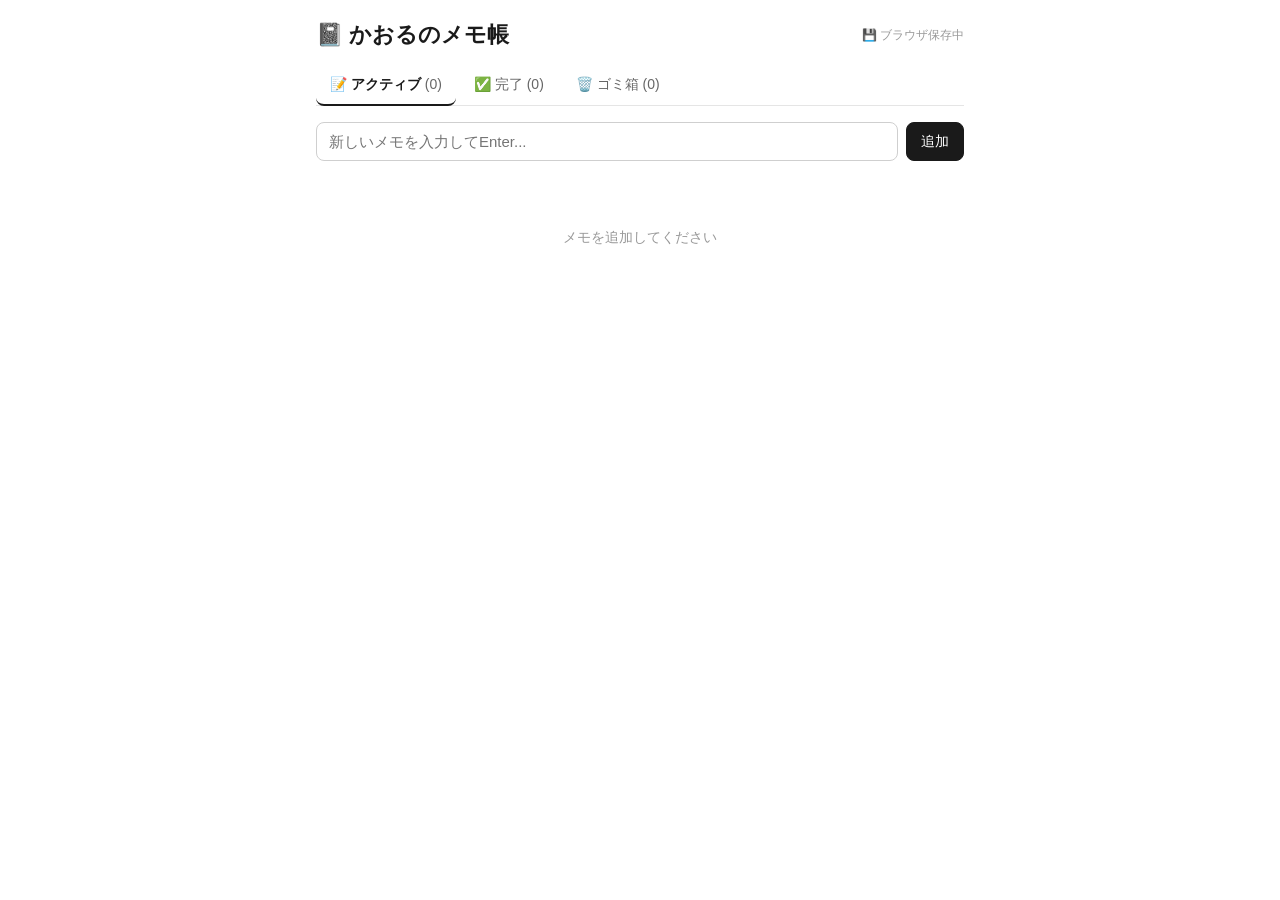
<file: my-notes/index.html>
<!DOCTYPE html>
<html lang="ja">
<head>
<meta charset="UTF-8" />
<meta name="viewport" content="width=device-width, initial-scale=1.0" />
<title>📓 かおるのメモ帳</title>
<style>
  :root {
    --bg: #ffffff;
    --surface: #fafafa;
    --text: #1a1a1a;
    --text-muted: #666;
    --text-dim: #999;
    --border: #e5e5e5;
    --border-strong: #cfcfcf;
    --accent: #1a1a1a;
    --danger: #c0392b;
    --danger-bg: #fdecea;
    --success: #27ae60;
  }
  * { box-sizing: border-box; }
  body {
    font-family: -apple-system, BlinkMacSystemFont, "Hiragino Sans", "Yu Gothic", sans-serif;
    margin: 0;
    padding: 0;
    background: var(--bg);
    color: var(--text);
    -webkit-font-smoothing: antialiased;
  }
  .container {
    max-width: 680px;
    margin: 0 auto;
    padding: 20px 16px 80px;
  }
  header {
    display: flex;
    align-items: center;
    justify-content: space-between;
    margin-bottom: 16px;
    flex-wrap: wrap;
    gap: 8px;
  }
  h1 {
    font-size: 22px;
    font-weight: 600;
    margin: 0;
  }
  .status {
    font-size: 12px;
    color: var(--text-dim);
  }
  .status.error { color: var(--danger); }
  .tabs {
    display: flex;
    gap: 4px;
    margin-bottom: 16px;
    border-bottom: 1px solid var(--border);
  }
  .tab {
    border: none;
    background: transparent;
    padding: 10px 14px;
    font-size: 14px;
    cursor: pointer;
    border-bottom: 2px solid transparent;
    color: var(--text-muted);
    font-weight: 400;
    margin-bottom: -1px;
    font-family: inherit;
  }
  .tab.active {
    color: var(--text);
    border-bottom-color: var(--accent);
    font-weight: 600;
  }
  .input-area {
    display: flex;
    gap: 8px;
    margin-bottom: 20px;
  }
  input[type="text"], textarea {
    flex: 1;
    padding: 10px 12px;
    font-size: 15px;
    border: 1px solid var(--border-strong);
    border-radius: 8px;
    font-family: inherit;
    background: var(--bg);
    color: var(--text);
  }
  input[type="text"]:focus, textarea:focus {
    outline: none;
    border-color: var(--accent);
  }
  textarea {
    width: 100%;
    min-height: 60px;
    resize: vertical;
    line-height: 1.5;
  }
  button {
    padding: 8px 14px;
    font-size: 14px;
    border: 1px solid var(--border-strong);
    background: var(--bg);
    color: var(--text);
    border-radius: 8px;
    cursor: pointer;
    font-family: inherit;
  }
  button:hover { background: var(--surface); }
  button.primary {
    background: var(--accent);
    color: #fff;
    border-color: var(--accent);
  }
  button.primary:hover { opacity: 0.85; }
  button.danger {
    color: var(--danger);
    border-color: #f0c4be;
  }
  button.small {
    padding: 4px 10px;
    font-size: 12px;
  }
  .empty {
    text-align: center;
    padding: 48px 16px;
    color: var(--text-dim);
    font-size: 14px;
  }
  .note {
    background: var(--bg);
    border: 1px solid var(--border);
    border-radius: 10px;
    padding: 12px 14px;
    margin-bottom: 8px;
    display: flex;
    gap: 12px;
    align-items: flex-start;
  }
  .note-checkbox {
    width: 20px;
    height: 20px;
    cursor: pointer;
    margin-top: 2px;
    flex-shrink: 0;
    accent-color: var(--accent);
  }
  .note-content {
    flex: 1;
    min-width: 0;
  }
  .note-text {
    font-size: 15px;
    line-height: 1.5;
    word-break: break-word;
    white-space: pre-wrap;
  }
  .note-text.done {
    color: var(--text-muted);
    text-decoration: line-through;
  }
  .note-text.trash {
    color: var(--text-muted);
  }
  .note-meta {
    font-size: 11px;
    color: var(--text-dim);
    margin-top: 6px;
  }
  .note-actions {
    display: flex;
    gap: 4px;
    flex-shrink: 0;
    flex-wrap: wrap;
  }
  .edit-area {
    background: var(--bg);
    border: 1px solid var(--border-strong);
    border-radius: 10px;
    padding: 12px 14px;
    margin-bottom: 8px;
  }
  .edit-buttons {
    display: flex;
    gap: 8px;
    margin-top: 8px;
    justify-content: flex-end;
  }
  .trash-header {
    margin-bottom: 12px;
    display: flex;
    justify-content: flex-end;
  }
  .count {
    color: var(--text-muted);
    font-weight: 400;
  }
  @media (max-width: 480px) {
    .note-actions button { font-size: 11px; padding: 3px 8px; }
    .tab { padding: 10px 8px; font-size: 13px; }
  }
</style>
</head>
<body>
<div class="container">

<header>
  <h1>📓 かおるのメモ帳</h1>
  <span id="status" class="status">読み込み中...</span>
</header>

<div class="tabs">
  <button id="tab-active" class="tab active" onclick="switchTab('active')">
    📝 アクティブ <span id="count-active" class="count">(0)</span>
  </button>
  <button id="tab-done" class="tab" onclick="switchTab('done')">
    ✅ 完了 <span id="count-done" class="count">(0)</span>
  </button>
  <button id="tab-trash" class="tab" onclick="switchTab('trash')">
    🗑️ ゴミ箱 <span id="count-trash" class="count">(0)</span>
  </button>
</div>

<div id="input-area" class="input-area">
  <input type="text" id="new-note" placeholder="新しいメモを入力してEnter..." />
  <button class="primary" onclick="addNote()">追加</button>
</div>

<div id="notes-list"></div>
<div id="empty-state" class="empty" style="display:none;">メモはありません</div>

</div>

<script>
(function() {
  const STORAGE_KEY = 'kaoru_notes_v2';
  let state = { notes: [], currentTab: 'active' };

  function loadState() {
    try {
      const raw = localStorage.getItem(STORAGE_KEY);
      if (raw) {
        const parsed = JSON.parse(raw);
        if (parsed && Array.isArray(parsed.notes)) state.notes = parsed.notes;
      }
      updateStatus('💾 ブラウザ保存中', false);
    } catch (e) {
      updateStatus('⚠️ 読み込みエラー', true);
    }
  }

  function saveState() {
    try {
      localStorage.setItem(STORAGE_KEY, JSON.stringify({ notes: state.notes }));
      const now = new Date();
      const t = String(now.getHours()).padStart(2,'0') + ':' + String(now.getMinutes()).padStart(2,'0');
      updateStatus('💾 保存済み ' + t, false);
    } catch (e) {
      updateStatus('⚠️ 保存エラー', true);
    }
  }

  function updateStatus(text, isError) {
    const el = document.getElementById('status');
    el.textContent = text;
    el.className = 'status' + (isError ? ' error' : '');
  }

  function uid() {
    return Date.now().toString(36) + Math.random().toString(36).slice(2, 8);
  }

  function formatDate(ts) {
    const d = new Date(ts);
    const m = d.getMonth() + 1;
    const day = d.getDate();
    const h = String(d.getHours()).padStart(2,'0');
    const min = String(d.getMinutes()).padStart(2,'0');
    return `${m}/${day} ${h}:${min}`;
  }

  function escapeHtml(s) {
    return String(s).replace(/[&<>"']/g, c => ({'&':'&amp;','<':'&lt;','>':'&gt;','"':'&quot;',"'":'&#39;'}[c]));
  }

  window.addNote = function() {
    const input = document.getElementById('new-note');
    const text = input.value.trim();
    if (!text) return;
    state.notes.unshift({
      id: uid(),
      text: text,
      status: 'active',
      createdAt: Date.now(),
      updatedAt: Date.now(),
      completedAt: null,
      trashedAt: null
    });
    input.value = '';
    saveState();
    render();
  };

  window.toggleComplete = function(id) {
    const note = state.notes.find(n => n.id === id);
    if (!note) return;
    if (note.status === 'active') {
      note.status = 'done';
      note.completedAt = Date.now();
    } else if (note.status === 'done') {
      note.status = 'active';
      note.completedAt = null;
    }
    saveState();
    render();
  };

  window.trashNote = function(id) {
    const note = state.notes.find(n => n.id === id);
    if (!note) return;
    note.status = 'trash';
    note.trashedAt = Date.now();
    saveState();
    render();
  };

  window.restoreNote = function(id) {
    const note = state.notes.find(n => n.id === id);
    if (!note) return;
    note.status = note.completedAt ? 'done' : 'active';
    note.trashedAt = null;
    saveState();
    render();
  };

  window.deleteForever = function(id) {
    if (!confirm('完全に削除しますか？この操作は取り消せません。')) return;
    state.notes = state.notes.filter(n => n.id !== id);
    saveState();
    render();
  };

  window.emptyTrash = function() {
    const trashCount = state.notes.filter(n => n.status === 'trash').length;
    if (trashCount === 0) return;
    if (!confirm(`ゴミ箱の ${trashCount} 件を完全に削除しますか？`)) return;
    state.notes = state.notes.filter(n => n.status !== 'trash');
    saveState();
    render();
  };

  window.startEdit = function(id) {
    const note = state.notes.find(n => n.id === id);
    if (!note) return;
    note._editing = true;
    render();
    setTimeout(() => {
      const ta = document.getElementById('edit-' + id);
      if (ta) {
        ta.focus();
        ta.setSelectionRange(ta.value.length, ta.value.length);
      }
    }, 0);
  };

  window.saveEdit = function(id) {
    const note = state.notes.find(n => n.id === id);
    if (!note) return;
    const ta = document.getElementById('edit-' + id);
    if (!ta) return;
    const newText = ta.value.trim();
    if (newText) {
      note.text = newText;
      note.updatedAt = Date.now();
    }
    delete note._editing;
    saveState();
    render();
  };

  window.cancelEdit = function(id) {
    const note = state.notes.find(n => n.id === id);
    if (!note) return;
    delete note._editing;
    render();
  };

  window.switchTab = function(tab) {
    state.currentTab = tab;
    ['active','done','trash'].forEach(t => {
      const btn = document.getElementById('tab-' + t);
      if (btn) btn.classList.toggle('active', t === tab);
    });
    render();
  };

  function render() {
    const activeCount = state.notes.filter(n => n.status === 'active').length;
    const doneCount = state.notes.filter(n => n.status === 'done').length;
    const trashCount = state.notes.filter(n => n.status === 'trash').length;
    document.getElementById('count-active').textContent = `(${activeCount})`;
    document.getElementById('count-done').textContent = `(${doneCount})`;
    document.getElementById('count-trash').textContent = `(${trashCount})`;

    document.getElementById('input-area').style.display = state.currentTab === 'active' ? 'flex' : 'none';

    let list = state.notes.filter(n => n.status === state.currentTab);
    if (state.currentTab === 'active') {
      list.sort((a,b) => b.updatedAt - a.updatedAt);
    } else if (state.currentTab === 'done') {
      list.sort((a,b) => (b.completedAt||0) - (a.completedAt||0));
    } else {
      list.sort((a,b) => (b.trashedAt||0) - (a.trashedAt||0));
    }

    const container = document.getElementById('notes-list');
    const empty = document.getElementById('empty-state');

    if (list.length === 0) {
      container.innerHTML = '';
      empty.style.display = 'block';
      if (state.currentTab === 'trash') empty.textContent = 'ゴミ箱は空です';
      else if (state.currentTab === 'done') empty.textContent = '完了したメモはまだありません';
      else empty.textContent = 'メモを追加してください';
      return;
    }
    empty.style.display = 'none';

    let headerHtml = '';
    if (state.currentTab === 'trash' && list.length > 0) {
      headerHtml = `<div class="trash-header"><button class="small danger" onclick="emptyTrash()">ゴミ箱を空にする</button></div>`;
    }

    container.innerHTML = headerHtml + list.map(renderNote).join('');
  }

  function renderNote(note) {
    const isEditing = note._editing;
    const isDone = note.status === 'done';
    const isTrash = note.status === 'trash';

    let timeLabel = '';
    if (isTrash) {
      timeLabel = `🗑️ ${formatDate(note.trashedAt)} に削除`;
    } else if (isDone) {
      timeLabel = `✅ ${formatDate(note.completedAt)} に完了`;
    } else {
      const isEdited = note.updatedAt !== note.createdAt;
      timeLabel = isEdited ? `✏️ ${formatDate(note.updatedAt)} に編集` : `📝 ${formatDate(note.createdAt)}`;
    }

    if (isEditing) {
      return `<div class="edit-area">
        <textarea id="edit-${note.id}">${escapeHtml(note.text)}</textarea>
        <div class="edit-buttons">
          <button class="small" onclick="cancelEdit('${note.id}')">キャンセル</button>
          <button class="small primary" onclick="saveEdit('${note.id}')">保存</button>
        </div>
      </div>`;
    }

    let leftControl = '';
    let rightControls = '';

    if (isTrash) {
      rightControls = `
        <button class="small" onclick="restoreNote('${note.id}')" title="復元">↩️ 復元</button>
        <button class="small danger" onclick="deleteForever('${note.id}')" title="完全に削除">完全削除</button>
      `;
    } else {
      const checked = isDone ? 'checked' : '';
      leftControl = `<input type="checkbox" class="note-checkbox" ${checked} onchange="toggleComplete('${note.id}')" title="${isDone ? '未完了に戻す' : '完了にする'}" />`;
      rightControls = `
        <button class="small" onclick="startEdit('${note.id}')" title="編集">✏️ 編集</button>
        <button class="small" onclick="trashNote('${note.id}')" title="ゴミ箱へ">🗑️</button>
      `;
    }

    const textClass = isDone ? 'note-text done' : isTrash ? 'note-text trash' : 'note-text';

    return `<div class="note">
      ${leftControl}
      <div class="note-content">
        <div class="${textClass}">${escapeHtml(note.text)}</div>
        <div class="note-meta">${timeLabel}</div>
      </div>
      <div class="note-actions">${rightControls}</div>
    </div>`;
  }

  loadState();
  render();

  document.getElementById('new-note').addEventListener('keydown', function(e) {
    if (e.key === 'Enter') {
      e.preventDefault();
      addNote();
    }
  });
})();
</script>
</body>
</html>
</file>
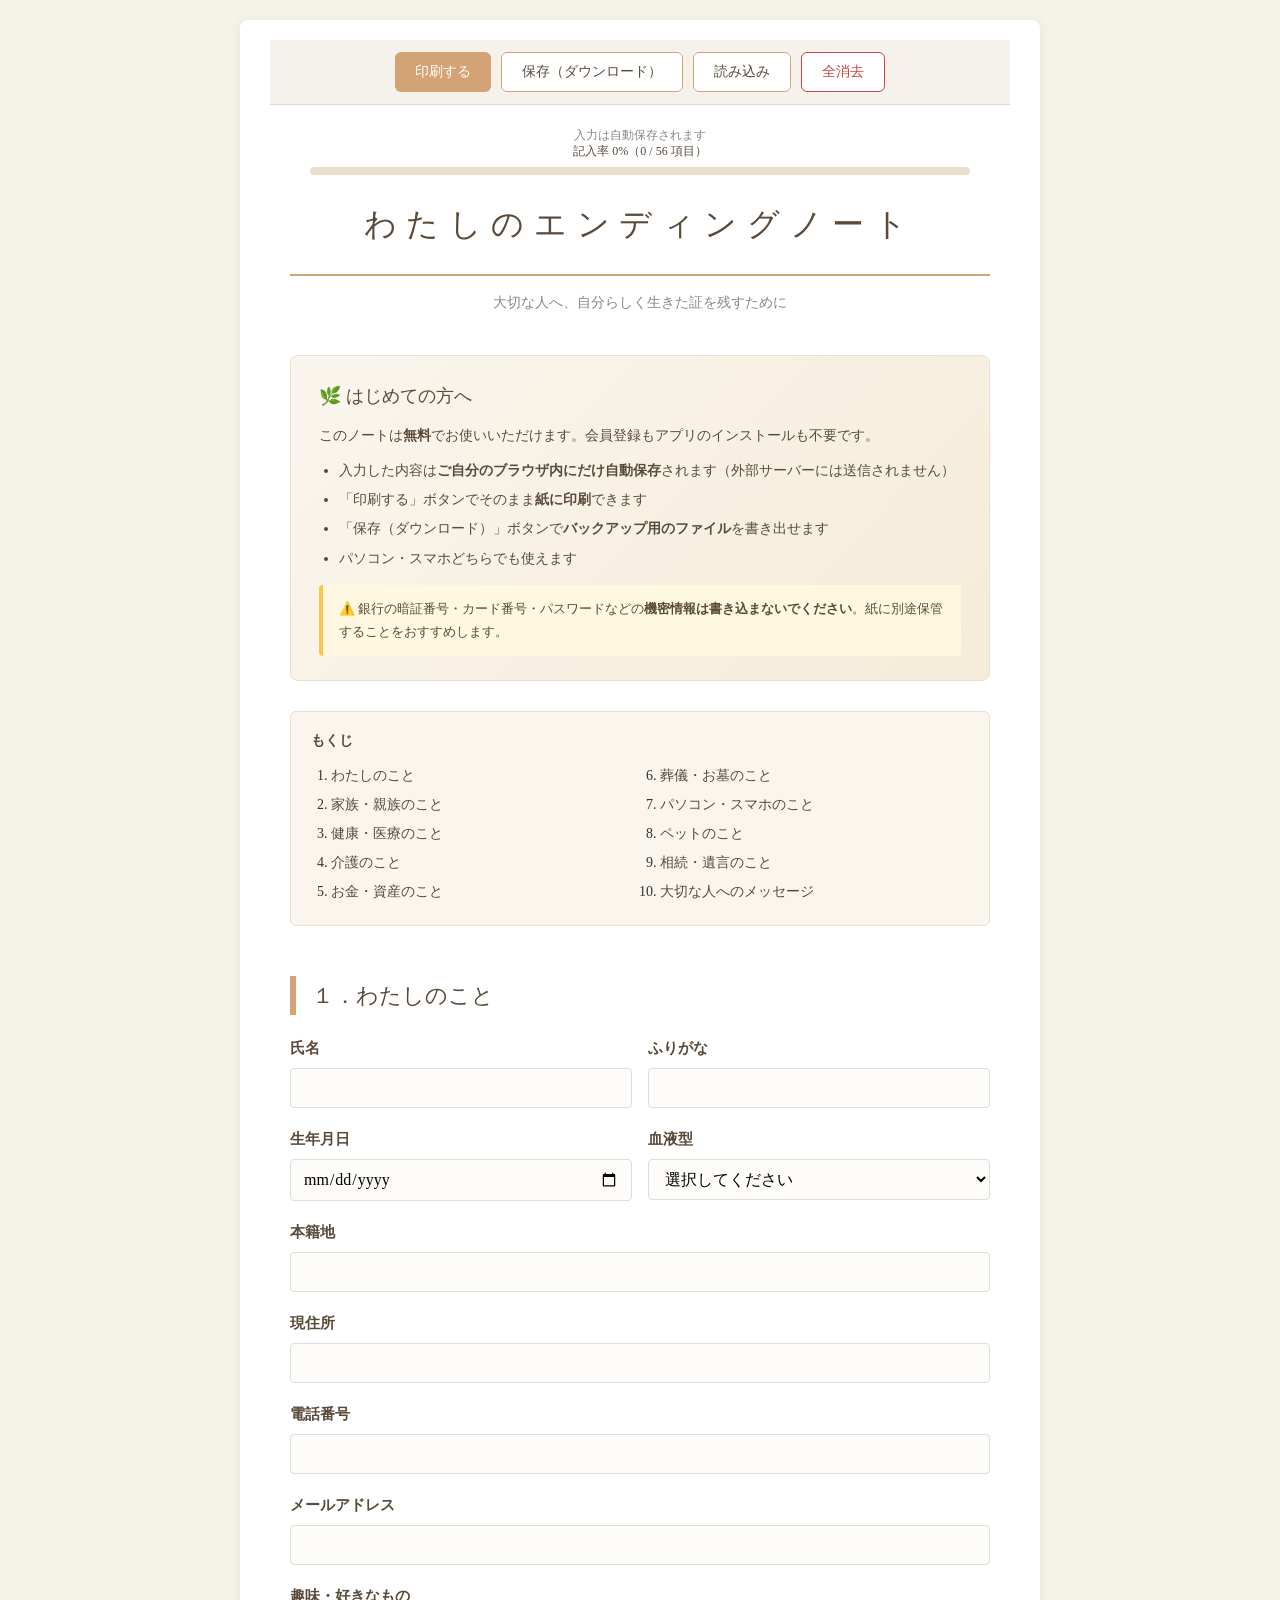
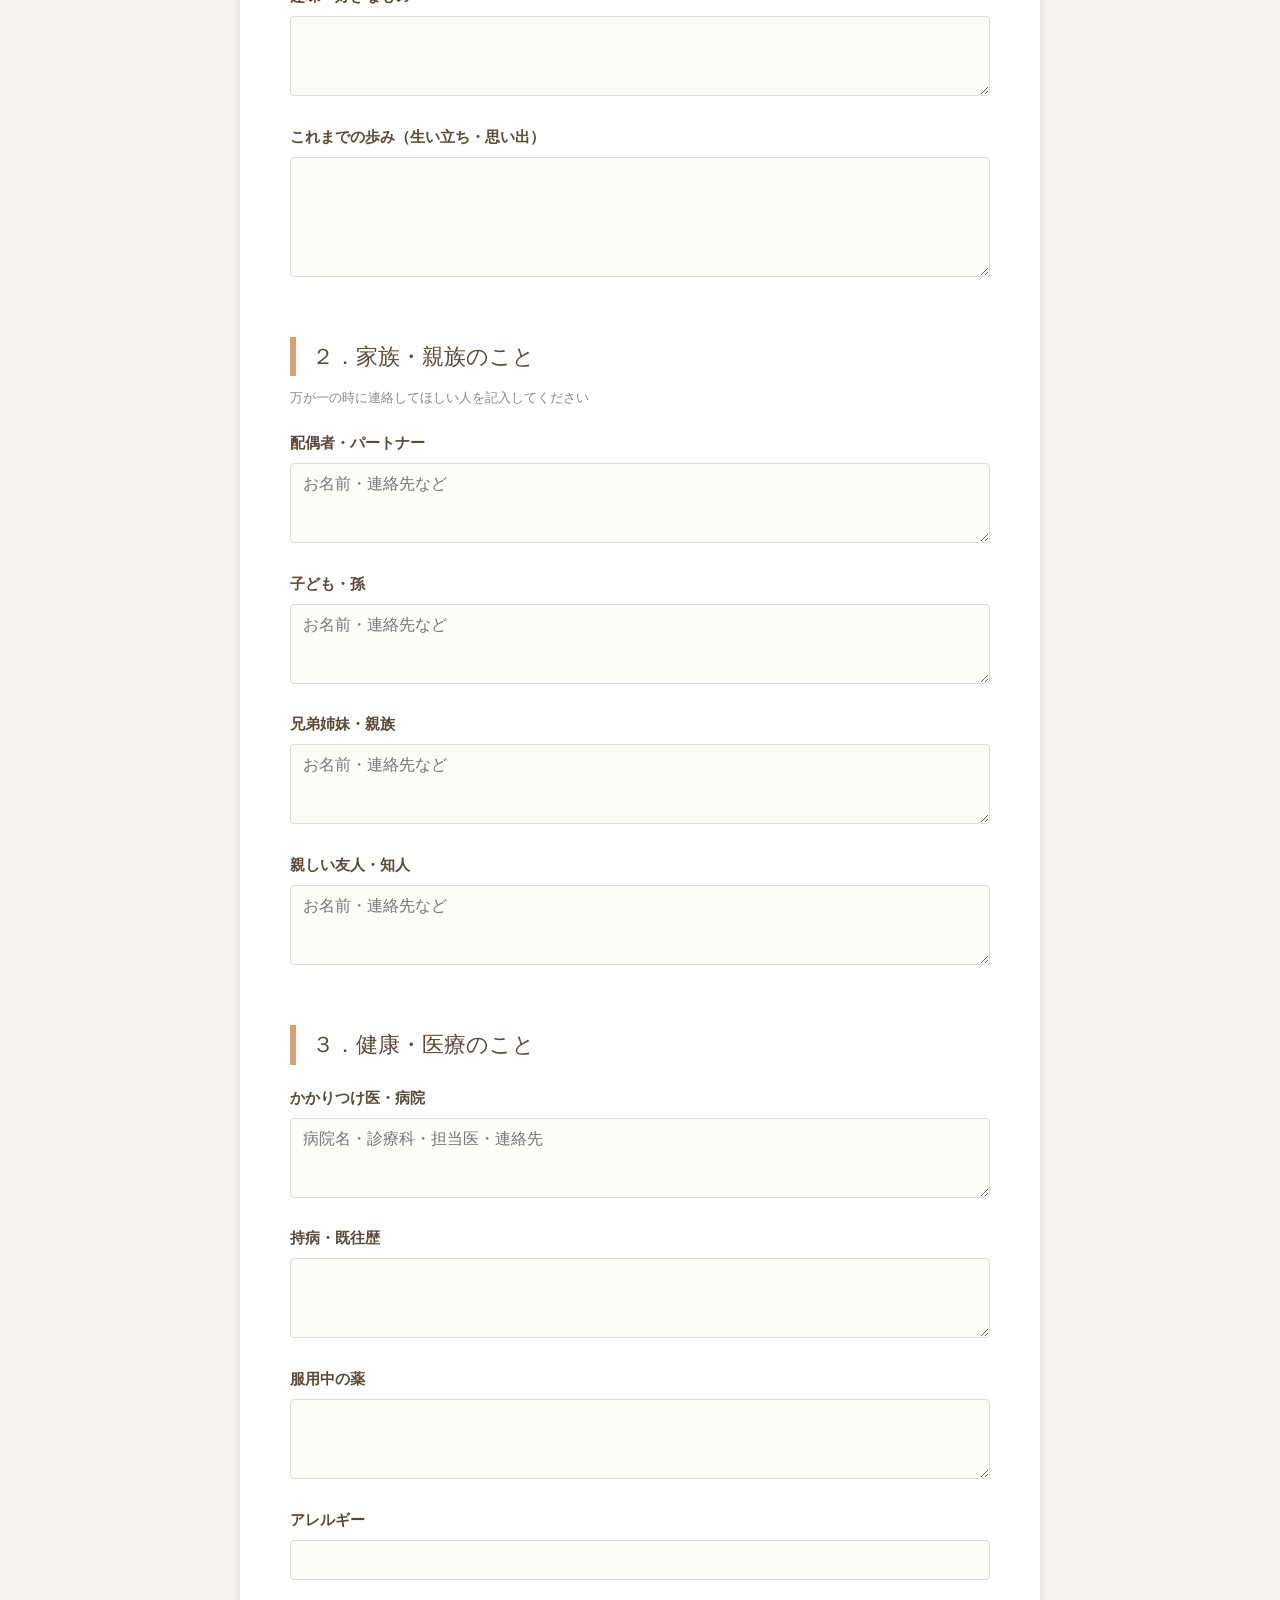
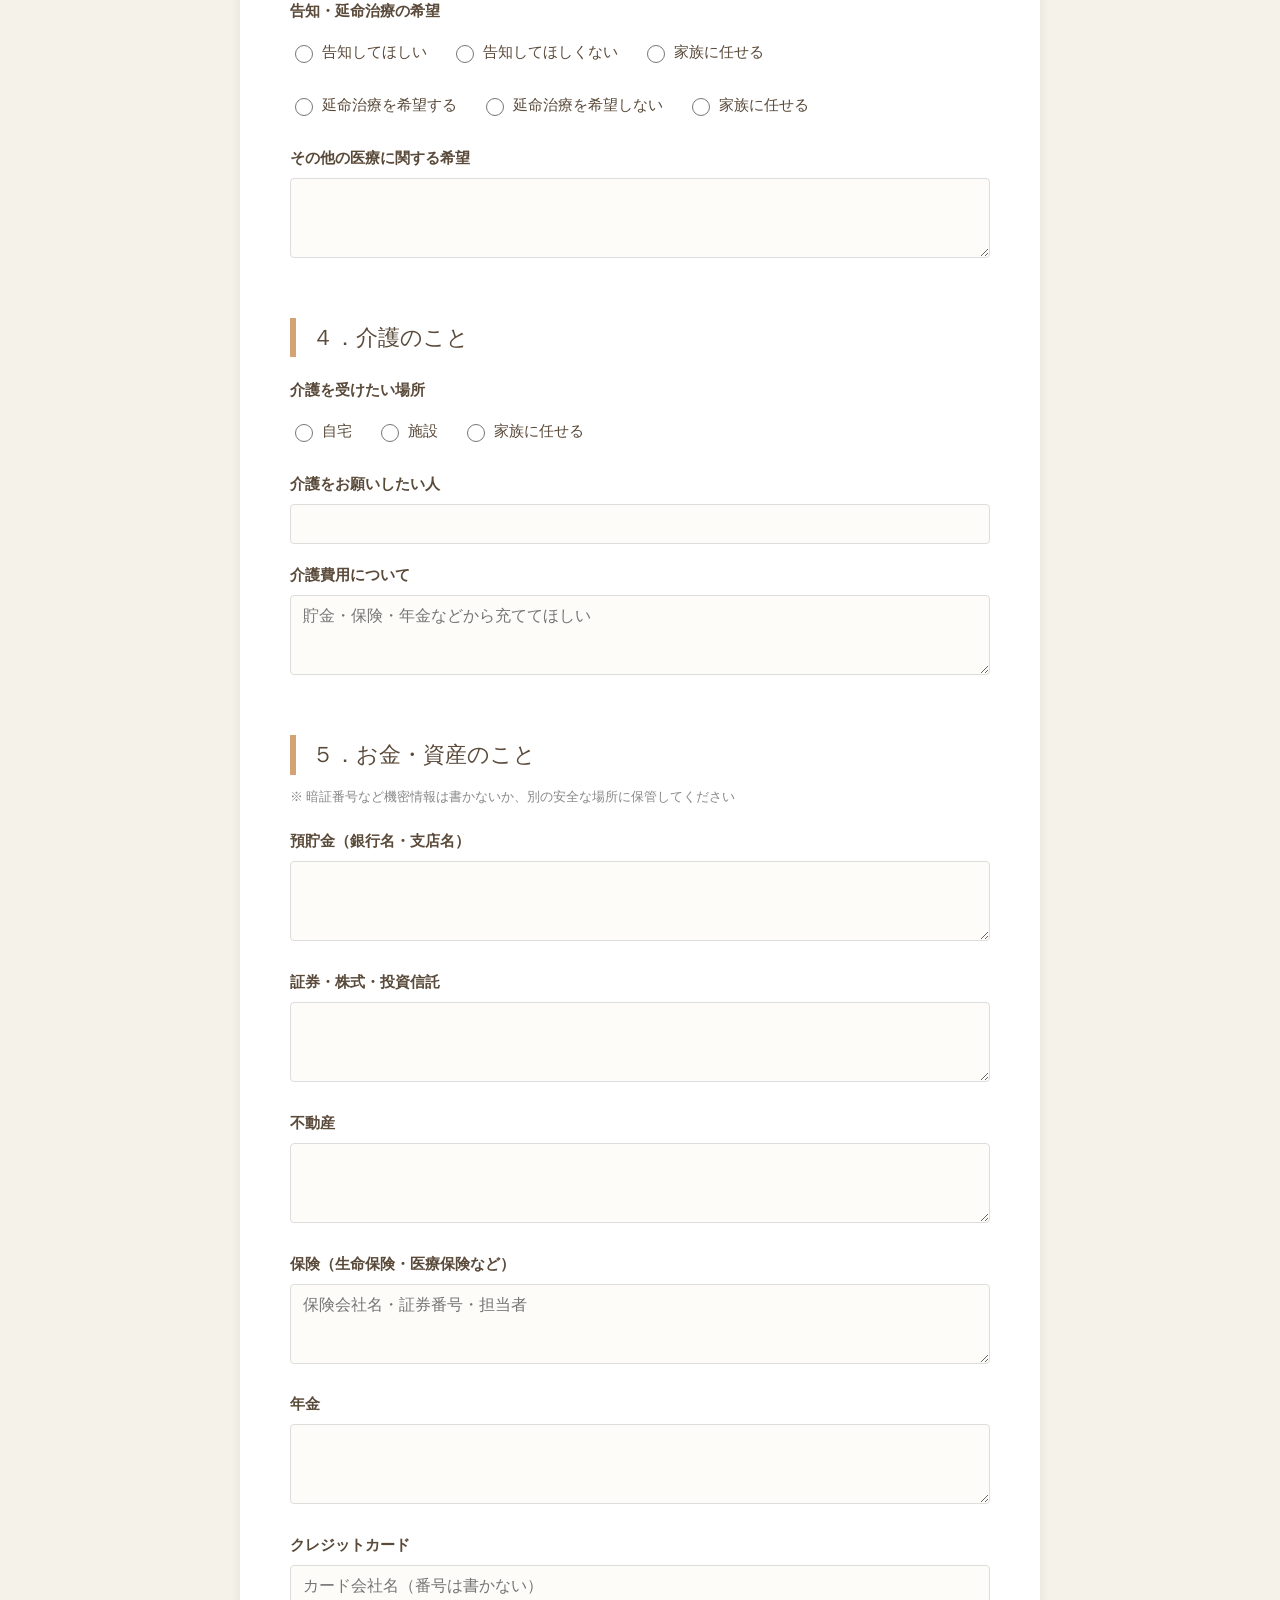
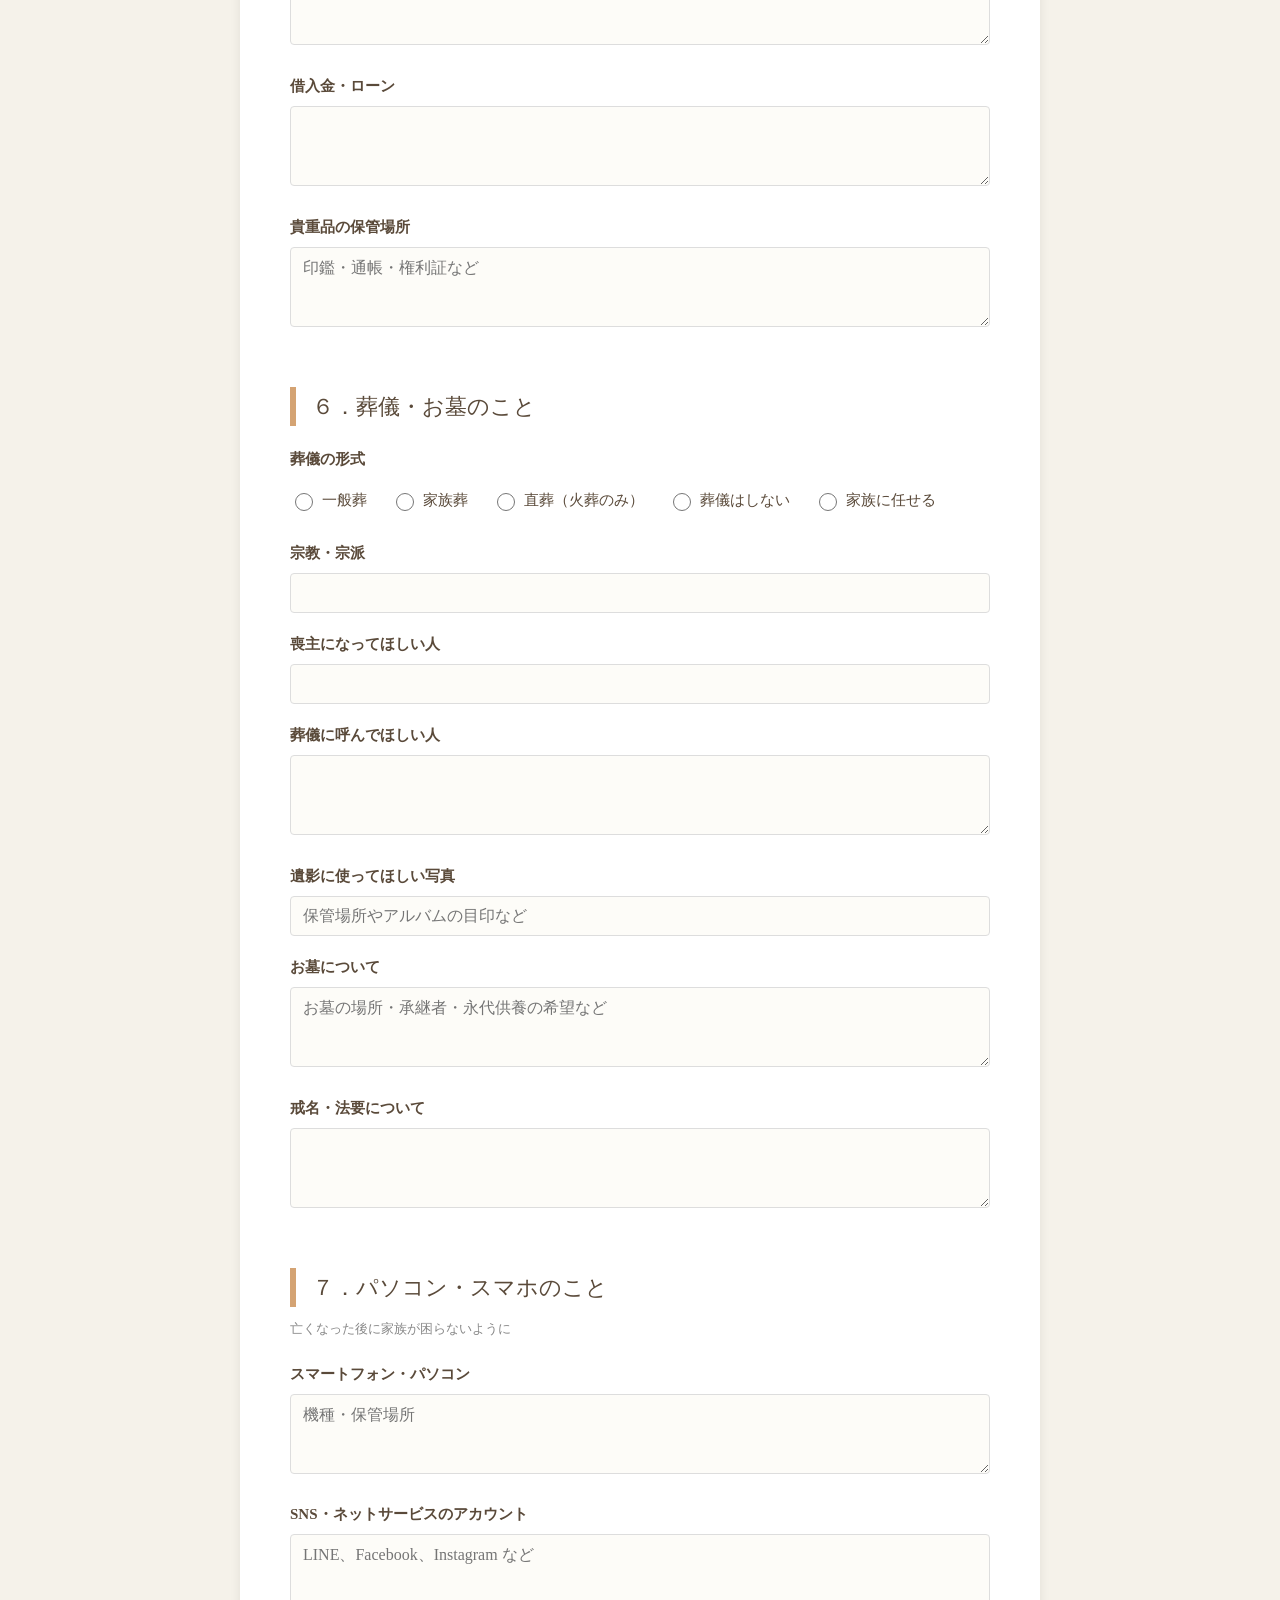
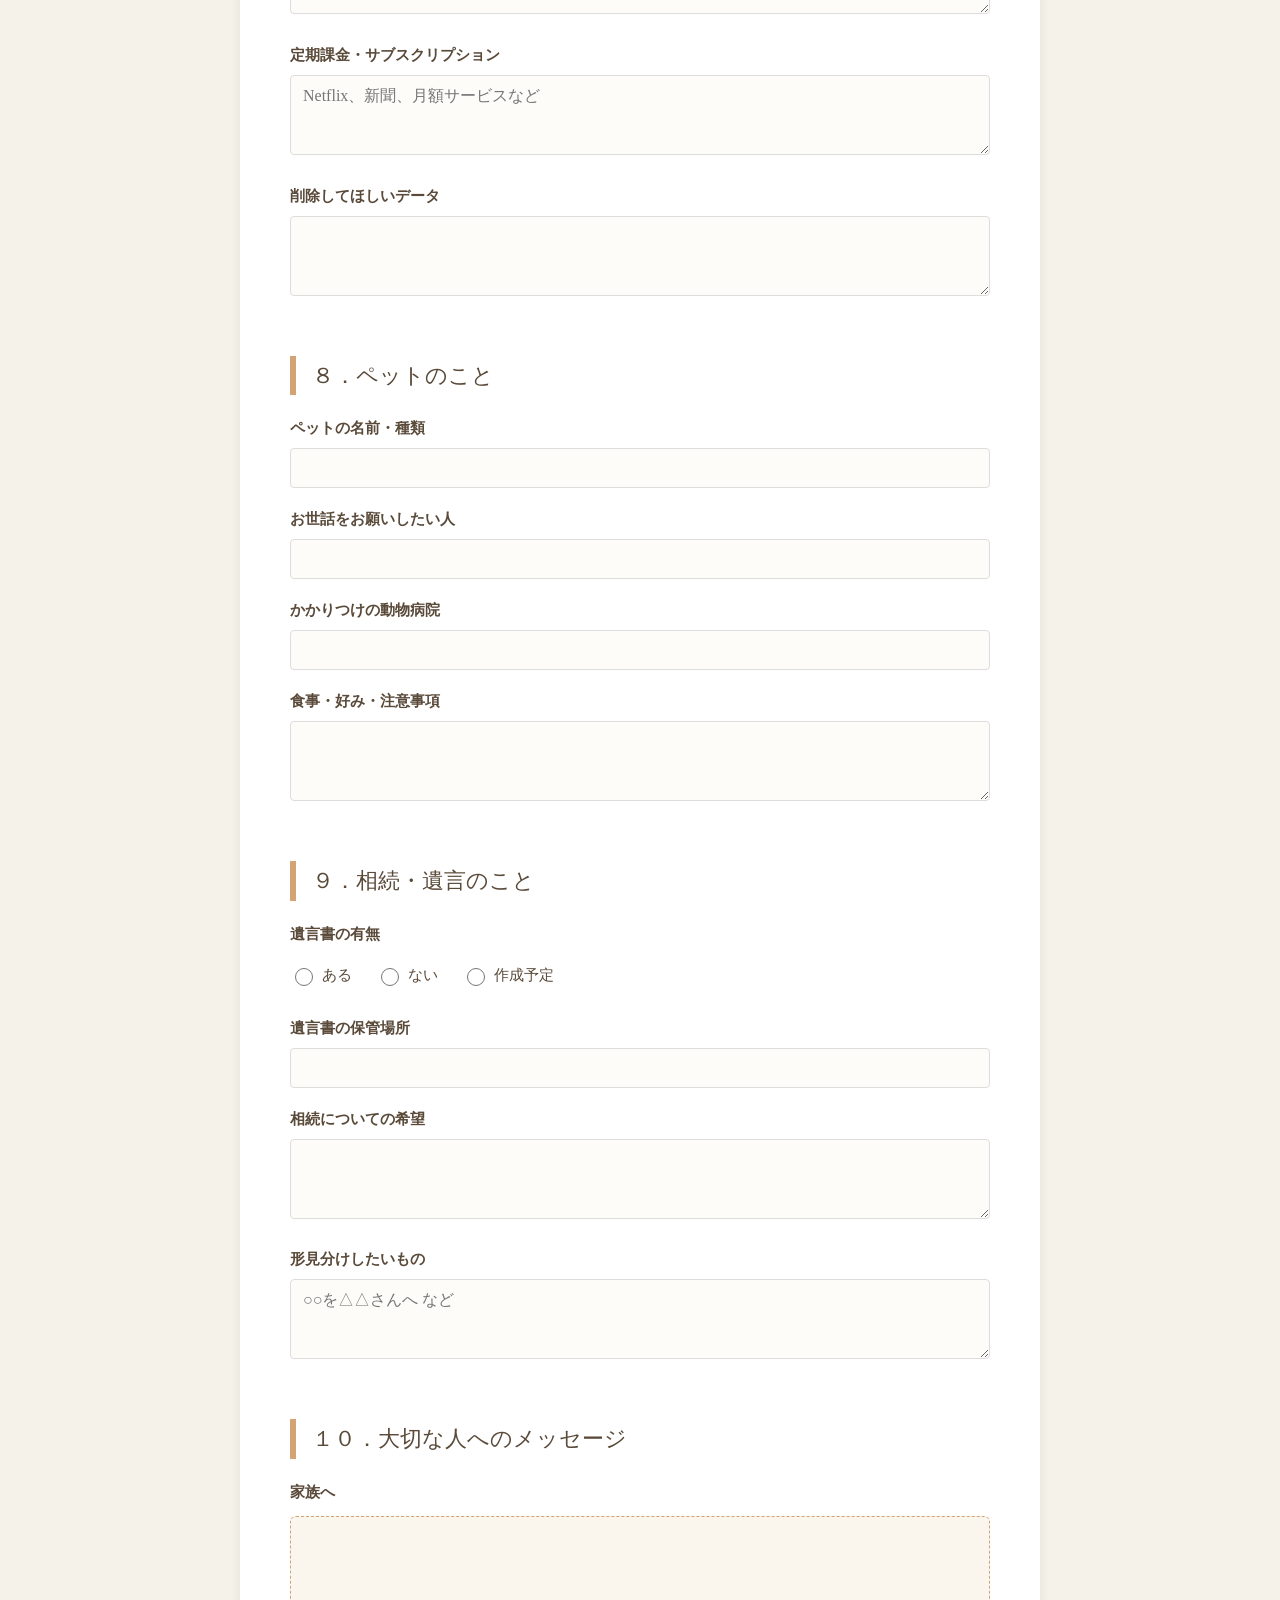
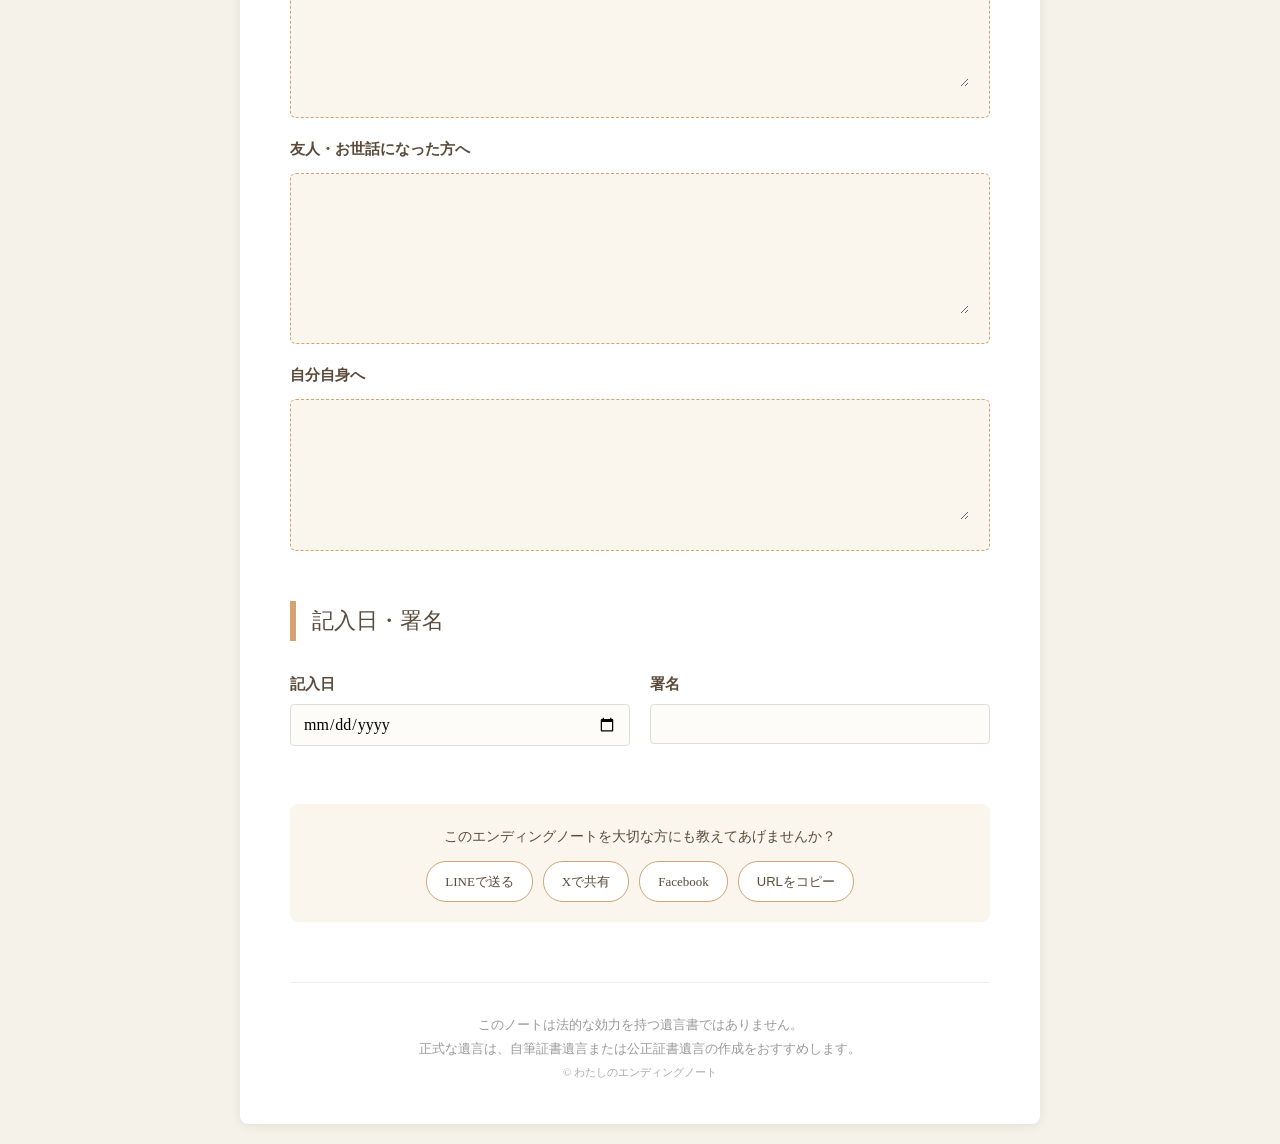
<file: docs/ending-note/index.html>
<!DOCTYPE html>
<html lang="ja">
<head>
<meta charset="UTF-8">
<meta name="viewport" content="width=device-width, initial-scale=1.0">
<title>わたしのエンディングノート｜無料・ブラウザで書ける</title>
<meta name="description" content="ブラウザで記入して印刷できる、シンプルな無料エンディングノート。入力内容は自動保存。家族へのメッセージ、医療・介護・葬儀・資産・デジタル遺品まで10項目を網羅。">

<!-- OGP -->
<meta property="og:title" content="わたしのエンディングノート｜無料・ブラウザで書ける">
<meta property="og:description" content="50代60代の親世代ケア・終活に。ブラウザで記入→印刷できる無料のエンディングノート。入力は自動保存。">
<meta property="og:type" content="website">
<meta property="og:locale" content="ja_JP">
<meta property="og:url" content="https://buffettkaoru.github.io/nikkei-daily-digest/ending-note/">

<!-- Twitter Card -->
<meta name="twitter:card" content="summary">
<meta name="twitter:title" content="わたしのエンディングノート｜無料・ブラウザで書ける">
<meta name="twitter:description" content="ブラウザで記入→印刷できる無料のエンディングノート。入力は自動保存。">

<style>
  * { box-sizing: border-box; }
  body {
    font-family: "Hiragino Mincho ProN", "ヒラギノ明朝 ProN", "Yu Mincho", "游明朝", serif;
    background: #f5f2ea;
    color: #333;
    margin: 0;
    padding: 20px;
    line-height: 1.8;
    font-size: 16px;
  }
  .container {
    max-width: 800px;
    margin: 0 auto;
    background: #fff;
    padding: 40px 50px;
    box-shadow: 0 2px 12px rgba(0,0,0,0.08);
    border-radius: 8px;
  }
  h1 {
    text-align: center;
    font-size: 32px;
    font-weight: normal;
    color: #5a4a3a;
    border-bottom: 2px solid #d4a373;
    padding-bottom: 20px;
    margin-bottom: 10px;
    letter-spacing: 0.3em;
  }
  .subtitle {
    text-align: center;
    color: #888;
    font-size: 14px;
    margin-bottom: 40px;
  }
  h2 {
    font-size: 22px;
    color: #5a4a3a;
    border-left: 6px solid #d4a373;
    padding-left: 16px;
    margin-top: 50px;
    margin-bottom: 20px;
    font-weight: normal;
  }
  .section-note {
    font-size: 13px;
    color: #888;
    margin-top: -10px;
    margin-bottom: 20px;
  }
  .field {
    margin-bottom: 18px;
  }
  label {
    display: block;
    font-size: 15px;
    color: #5a4a3a;
    margin-bottom: 6px;
    font-weight: bold;
  }
  input[type="text"],
  input[type="date"],
  input[type="tel"],
  input[type="email"],
  textarea,
  select {
    width: 100%;
    padding: 10px 12px;
    border: 1px solid #ddd;
    border-radius: 4px;
    font-size: 16px;
    font-family: inherit;
    background: #fdfcf8;
  }
  textarea {
    resize: vertical;
    min-height: 80px;
  }
  input:focus, textarea:focus, select:focus {
    outline: none;
    border-color: #d4a373;
    background: #fff;
  }
  .row {
    display: flex;
    gap: 16px;
    flex-wrap: wrap;
  }
  .row .field {
    flex: 1;
    min-width: 200px;
  }
  .checkbox-group {
    display: flex;
    flex-wrap: wrap;
    gap: 12px 24px;
    padding: 8px 0;
  }
  .checkbox-group label {
    font-weight: normal;
    margin-bottom: 0;
    cursor: pointer;
    display: inline-flex;
    align-items: center;
    gap: 6px;
  }
  .checkbox-group input[type="checkbox"],
  .checkbox-group input[type="radio"] {
    width: 18px;
    height: 18px;
    cursor: pointer;
  }
  .toolbar {
    position: sticky;
    top: 0;
    background: rgba(245, 242, 234, 0.95);
    backdrop-filter: blur(4px);
    padding: 12px 0;
    margin: -20px -20px 20px -20px;
    padding: 12px 20px;
    z-index: 100;
    display: flex;
    gap: 10px;
    justify-content: center;
    flex-wrap: wrap;
    border-bottom: 1px solid #e0d8c8;
  }
  .progress-wrap {
    max-width: 800px;
    margin: 0 auto 10px auto;
    padding: 0 20px;
  }
  .progress-label {
    font-size: 12px;
    color: #5a4a3a;
    text-align: center;
    margin-bottom: 4px;
  }
  .progress-bar {
    height: 8px;
    background: #e8dfcf;
    border-radius: 4px;
    overflow: hidden;
  }
  .progress-fill {
    height: 100%;
    background: linear-gradient(90deg, #d4a373, #b8875a);
    width: 0%;
    transition: width 0.3s;
  }
  .toc {
    background: #faf6ee;
    border: 1px solid #e8dfcf;
    border-radius: 6px;
    padding: 16px 20px;
    margin-bottom: 30px;
  }
  .toc-title {
    font-size: 14px;
    color: #5a4a3a;
    margin-bottom: 10px;
    font-weight: bold;
  }
  .toc ol {
    margin: 0;
    padding-left: 20px;
    columns: 2;
    column-gap: 20px;
  }
  .toc li {
    margin-bottom: 4px;
    font-size: 14px;
    break-inside: avoid;
  }
  .toc a {
    color: #5a4a3a;
    text-decoration: none;
  }
  .toc a:hover {
    color: #d4a373;
    text-decoration: underline;
  }
  .welcome {
    background: linear-gradient(135deg, #faf6ee, #f5ebd8);
    border-radius: 8px;
    padding: 24px 28px;
    margin-bottom: 30px;
    border: 1px solid #e8dfcf;
  }
  .welcome h3 {
    margin: 0 0 12px 0;
    color: #5a4a3a;
    font-size: 18px;
    font-weight: normal;
  }
  .welcome p {
    margin: 0 0 8px 0;
    font-size: 14px;
    color: #5a4a3a;
    line-height: 1.7;
  }
  .welcome ul {
    margin: 10px 0 0 0;
    padding-left: 20px;
    font-size: 14px;
    color: #5a4a3a;
  }
  .welcome li {
    margin-bottom: 4px;
  }
  .notice {
    background: #fff8e1;
    border-left: 4px solid #f9c74f;
    padding: 12px 16px;
    margin-top: 14px;
    font-size: 13px;
    color: #5a4a3a;
    border-radius: 4px;
  }
  .share-box {
    text-align: center;
    margin: 40px 0 0 0;
    padding: 20px;
    background: #faf6ee;
    border-radius: 8px;
  }
  .share-box p {
    margin: 0 0 12px 0;
    color: #5a4a3a;
    font-size: 14px;
  }
  .share-links {
    display: flex;
    justify-content: center;
    gap: 10px;
    flex-wrap: wrap;
  }
  .share-link {
    display: inline-block;
    padding: 8px 18px;
    background: #fff;
    color: #5a4a3a;
    text-decoration: none;
    border-radius: 20px;
    border: 1px solid #d4a373;
    font-size: 13px;
  }
  .share-link:hover {
    background: #d4a373;
    color: #fff;
  }
  .btn {
    padding: 10px 20px;
    border: none;
    border-radius: 6px;
    font-size: 14px;
    cursor: pointer;
    font-family: inherit;
    transition: all 0.2s;
  }
  .btn-primary {
    background: #d4a373;
    color: white;
  }
  .btn-primary:hover {
    background: #b8875a;
  }
  .btn-secondary {
    background: #fff;
    color: #5a4a3a;
    border: 1px solid #d4a373;
  }
  .btn-secondary:hover {
    background: #faf6ee;
  }
  .btn-danger {
    background: #fff;
    color: #c44;
    border: 1px solid #c44;
  }
  .btn-danger:hover {
    background: #fff5f5;
  }
  .save-status {
    text-align: center;
    color: #888;
    font-size: 12px;
    margin-top: 8px;
    height: 16px;
  }
  .message-box {
    background: #faf6ee;
    border: 1px dashed #d4a373;
    padding: 20px;
    border-radius: 6px;
    margin-top: 10px;
  }
  footer {
    text-align: center;
    margin-top: 60px;
    padding-top: 30px;
    border-top: 1px solid #eee;
    color: #999;
    font-size: 13px;
  }
  .sign-area {
    display: flex;
    justify-content: space-between;
    gap: 20px;
    margin-top: 30px;
  }
  .sign-area .field {
    flex: 1;
  }

  /* 印刷用 */
  @media print {
    body {
      background: white;
      padding: 0;
      font-size: 12pt;
    }
    .container {
      box-shadow: none;
      padding: 20px;
      max-width: 100%;
    }
    .toolbar, .save-status, footer .btn, .progress-wrap, .toc, .welcome, .share-box {
      display: none !important;
    }
    h2 {
      page-break-after: avoid;
    }
    .field {
      page-break-inside: avoid;
    }
    input, textarea, select {
      border: none;
      border-bottom: 1px solid #666;
      border-radius: 0;
      background: transparent;
    }
    textarea {
      border: 1px solid #666;
    }
  }

  @media (max-width: 600px) {
    .container {
      padding: 20px;
    }
    h1 {
      font-size: 24px;
    }
    .row {
      flex-direction: column;
      gap: 0;
    }
  }
</style>
</head>
<body>

<div class="container">
  <div class="toolbar">
    <button class="btn btn-primary" onclick="window.print()">印刷する</button>
    <button class="btn btn-secondary" onclick="exportData()">保存（ダウンロード）</button>
    <button class="btn btn-secondary" onclick="document.getElementById('importFile').click()">読み込み</button>
    <input type="file" id="importFile" accept=".json" style="display:none" onchange="importData(event)">
    <button class="btn btn-danger" onclick="clearAll()">全消去</button>
  </div>
  <div class="save-status" id="saveStatus">入力は自動保存されます</div>
  <div class="progress-wrap">
    <div class="progress-label"><span id="progressText">記入率 0%</span></div>
    <div class="progress-bar"><div class="progress-fill" id="progressFill"></div></div>
  </div>

  <h1>わたしのエンディングノート</h1>
  <p class="subtitle">大切な人へ、自分らしく生きた証を残すために</p>

  <div class="welcome">
    <h3>🌿 はじめての方へ</h3>
    <p>このノートは<strong>無料</strong>でお使いいただけます。会員登録もアプリのインストールも不要です。</p>
    <ul>
      <li>入力した内容は<strong>ご自分のブラウザ内にだけ自動保存</strong>されます（外部サーバーには送信されません）</li>
      <li>「印刷する」ボタンでそのまま<strong>紙に印刷</strong>できます</li>
      <li>「保存（ダウンロード）」ボタンで<strong>バックアップ用のファイル</strong>を書き出せます</li>
      <li>パソコン・スマホどちらでも使えます</li>
    </ul>
    <div class="notice">
      ⚠️ 銀行の暗証番号・カード番号・パスワードなどの<strong>機密情報は書き込まないでください</strong>。紙に別途保管することをおすすめします。
    </div>
  </div>

  <nav class="toc">
    <div class="toc-title">もくじ</div>
    <ol>
      <li><a href="#sec1">わたしのこと</a></li>
      <li><a href="#sec2">家族・親族のこと</a></li>
      <li><a href="#sec3">健康・医療のこと</a></li>
      <li><a href="#sec4">介護のこと</a></li>
      <li><a href="#sec5">お金・資産のこと</a></li>
      <li><a href="#sec6">葬儀・お墓のこと</a></li>
      <li><a href="#sec7">パソコン・スマホのこと</a></li>
      <li><a href="#sec8">ペットのこと</a></li>
      <li><a href="#sec9">相続・遺言のこと</a></li>
      <li><a href="#sec10">大切な人へのメッセージ</a></li>
    </ol>
  </nav>

  <!-- 1. 私の基本情報 -->
  <h2 id="sec1">１．わたしのこと</h2>
  <div class="row">
    <div class="field">
      <label>氏名</label>
      <input type="text" data-key="name">
    </div>
    <div class="field">
      <label>ふりがな</label>
      <input type="text" data-key="nameKana">
    </div>
  </div>
  <div class="row">
    <div class="field">
      <label>生年月日</label>
      <input type="date" data-key="birthdate">
    </div>
    <div class="field">
      <label>血液型</label>
      <select data-key="bloodType">
        <option value="">選択してください</option>
        <option>A型</option><option>B型</option><option>O型</option><option>AB型</option><option>不明</option>
      </select>
    </div>
  </div>
  <div class="field">
    <label>本籍地</label>
    <input type="text" data-key="honseki">
  </div>
  <div class="field">
    <label>現住所</label>
    <input type="text" data-key="address">
  </div>
  <div class="field">
    <label>電話番号</label>
    <input type="tel" data-key="phone">
  </div>
  <div class="field">
    <label>メールアドレス</label>
    <input type="email" data-key="email">
  </div>
  <div class="field">
    <label>趣味・好きなもの</label>
    <textarea data-key="hobby"></textarea>
  </div>
  <div class="field">
    <label>これまでの歩み（生い立ち・思い出）</label>
    <textarea data-key="history" style="min-height: 120px;"></textarea>
  </div>

  <!-- 2. 家族・親族 -->
  <h2 id="sec2">２．家族・親族のこと</h2>
  <p class="section-note">万が一の時に連絡してほしい人を記入してください</p>
  <div class="field">
    <label>配偶者・パートナー</label>
    <textarea data-key="spouse" placeholder="お名前・連絡先など"></textarea>
  </div>
  <div class="field">
    <label>子ども・孫</label>
    <textarea data-key="children" placeholder="お名前・連絡先など"></textarea>
  </div>
  <div class="field">
    <label>兄弟姉妹・親族</label>
    <textarea data-key="relatives" placeholder="お名前・連絡先など"></textarea>
  </div>
  <div class="field">
    <label>親しい友人・知人</label>
    <textarea data-key="friends" placeholder="お名前・連絡先など"></textarea>
  </div>

  <!-- 3. 健康・医療 -->
  <h2 id="sec3">３．健康・医療のこと</h2>
  <div class="field">
    <label>かかりつけ医・病院</label>
    <textarea data-key="doctor" placeholder="病院名・診療科・担当医・連絡先"></textarea>
  </div>
  <div class="field">
    <label>持病・既往歴</label>
    <textarea data-key="illness"></textarea>
  </div>
  <div class="field">
    <label>服用中の薬</label>
    <textarea data-key="medicine"></textarea>
  </div>
  <div class="field">
    <label>アレルギー</label>
    <input type="text" data-key="allergy">
  </div>
  <div class="field">
    <label>告知・延命治療の希望</label>
    <div class="checkbox-group">
      <label><input type="radio" name="kokuchi" data-key="kokuchi" value="告知してほしい"> 告知してほしい</label>
      <label><input type="radio" name="kokuchi" data-key="kokuchi" value="告知してほしくない"> 告知してほしくない</label>
      <label><input type="radio" name="kokuchi" data-key="kokuchi" value="家族に任せる"> 家族に任せる</label>
    </div>
    <div class="checkbox-group" style="margin-top: 10px;">
      <label><input type="radio" name="enmei" data-key="enmei" value="希望する"> 延命治療を希望する</label>
      <label><input type="radio" name="enmei" data-key="enmei" value="希望しない"> 延命治療を希望しない</label>
      <label><input type="radio" name="enmei" data-key="enmei" value="家族に任せる"> 家族に任せる</label>
    </div>
  </div>
  <div class="field">
    <label>その他の医療に関する希望</label>
    <textarea data-key="medicalWish"></textarea>
  </div>

  <!-- 4. 介護 -->
  <h2 id="sec4">４．介護のこと</h2>
  <div class="field">
    <label>介護を受けたい場所</label>
    <div class="checkbox-group">
      <label><input type="radio" name="kaigoPlace" data-key="kaigoPlace" value="自宅"> 自宅</label>
      <label><input type="radio" name="kaigoPlace" data-key="kaigoPlace" value="施設"> 施設</label>
      <label><input type="radio" name="kaigoPlace" data-key="kaigoPlace" value="家族に任せる"> 家族に任せる</label>
    </div>
  </div>
  <div class="field">
    <label>介護をお願いしたい人</label>
    <input type="text" data-key="caregiver">
  </div>
  <div class="field">
    <label>介護費用について</label>
    <textarea data-key="kaigoCost" placeholder="貯金・保険・年金などから充ててほしい"></textarea>
  </div>

  <!-- 5. 資産 -->
  <h2 id="sec5">５．お金・資産のこと</h2>
  <p class="section-note">※ 暗証番号など機密情報は書かないか、別の安全な場所に保管してください</p>
  <div class="field">
    <label>預貯金（銀行名・支店名）</label>
    <textarea data-key="bank"></textarea>
  </div>
  <div class="field">
    <label>証券・株式・投資信託</label>
    <textarea data-key="securities"></textarea>
  </div>
  <div class="field">
    <label>不動産</label>
    <textarea data-key="property"></textarea>
  </div>
  <div class="field">
    <label>保険（生命保険・医療保険など）</label>
    <textarea data-key="insurance" placeholder="保険会社名・証券番号・担当者"></textarea>
  </div>
  <div class="field">
    <label>年金</label>
    <textarea data-key="pension"></textarea>
  </div>
  <div class="field">
    <label>クレジットカード</label>
    <textarea data-key="creditCard" placeholder="カード会社名（番号は書かない）"></textarea>
  </div>
  <div class="field">
    <label>借入金・ローン</label>
    <textarea data-key="loan"></textarea>
  </div>
  <div class="field">
    <label>貴重品の保管場所</label>
    <textarea data-key="valuables" placeholder="印鑑・通帳・権利証など"></textarea>
  </div>

  <!-- 6. 葬儀・お墓 -->
  <h2 id="sec6">６．葬儀・お墓のこと</h2>
  <div class="field">
    <label>葬儀の形式</label>
    <div class="checkbox-group">
      <label><input type="radio" name="funeralStyle" data-key="funeralStyle" value="一般葬"> 一般葬</label>
      <label><input type="radio" name="funeralStyle" data-key="funeralStyle" value="家族葬"> 家族葬</label>
      <label><input type="radio" name="funeralStyle" data-key="funeralStyle" value="直葬"> 直葬（火葬のみ）</label>
      <label><input type="radio" name="funeralStyle" data-key="funeralStyle" value="しない"> 葬儀はしない</label>
      <label><input type="radio" name="funeralStyle" data-key="funeralStyle" value="家族に任せる"> 家族に任せる</label>
    </div>
  </div>
  <div class="field">
    <label>宗教・宗派</label>
    <input type="text" data-key="religion">
  </div>
  <div class="field">
    <label>喪主になってほしい人</label>
    <input type="text" data-key="moshu">
  </div>
  <div class="field">
    <label>葬儀に呼んでほしい人</label>
    <textarea data-key="funeralGuests"></textarea>
  </div>
  <div class="field">
    <label>遺影に使ってほしい写真</label>
    <input type="text" data-key="photo" placeholder="保管場所やアルバムの目印など">
  </div>
  <div class="field">
    <label>お墓について</label>
    <textarea data-key="grave" placeholder="お墓の場所・承継者・永代供養の希望など"></textarea>
  </div>
  <div class="field">
    <label>戒名・法要について</label>
    <textarea data-key="posthumous"></textarea>
  </div>

  <!-- 7. デジタル -->
  <h2 id="sec7">７．パソコン・スマホのこと</h2>
  <p class="section-note">亡くなった後に家族が困らないように</p>
  <div class="field">
    <label>スマートフォン・パソコン</label>
    <textarea data-key="devices" placeholder="機種・保管場所"></textarea>
  </div>
  <div class="field">
    <label>SNS・ネットサービスのアカウント</label>
    <textarea data-key="sns" placeholder="LINE、Facebook、Instagram など"></textarea>
  </div>
  <div class="field">
    <label>定期課金・サブスクリプション</label>
    <textarea data-key="subscription" placeholder="Netflix、新聞、月額サービスなど"></textarea>
  </div>
  <div class="field">
    <label>削除してほしいデータ</label>
    <textarea data-key="deleteData"></textarea>
  </div>

  <!-- 8. ペット -->
  <h2 id="sec8">８．ペットのこと</h2>
  <div class="field">
    <label>ペットの名前・種類</label>
    <input type="text" data-key="petName">
  </div>
  <div class="field">
    <label>お世話をお願いしたい人</label>
    <input type="text" data-key="petCaregiver">
  </div>
  <div class="field">
    <label>かかりつけの動物病院</label>
    <input type="text" data-key="petHospital">
  </div>
  <div class="field">
    <label>食事・好み・注意事項</label>
    <textarea data-key="petNote"></textarea>
  </div>

  <!-- 9. 相続・遺言 -->
  <h2 id="sec9">９．相続・遺言のこと</h2>
  <div class="field">
    <label>遺言書の有無</label>
    <div class="checkbox-group">
      <label><input type="radio" name="willExist" data-key="willExist" value="ある"> ある</label>
      <label><input type="radio" name="willExist" data-key="willExist" value="ない"> ない</label>
      <label><input type="radio" name="willExist" data-key="willExist" value="作成予定"> 作成予定</label>
    </div>
  </div>
  <div class="field">
    <label>遺言書の保管場所</label>
    <input type="text" data-key="willPlace">
  </div>
  <div class="field">
    <label>相続についての希望</label>
    <textarea data-key="inheritance"></textarea>
  </div>
  <div class="field">
    <label>形見分けしたいもの</label>
    <textarea data-key="keepsake" placeholder="○○を△△さんへ など"></textarea>
  </div>

  <!-- 10. メッセージ -->
  <h2 id="sec10">１０．大切な人へのメッセージ</h2>
  <div class="field">
    <label>家族へ</label>
    <div class="message-box">
      <textarea data-key="messageFamily" style="min-height: 150px; border: none; background: transparent;"></textarea>
    </div>
  </div>
  <div class="field">
    <label>友人・お世話になった方へ</label>
    <div class="message-box">
      <textarea data-key="messageFriends" style="min-height: 120px; border: none; background: transparent;"></textarea>
    </div>
  </div>
  <div class="field">
    <label>自分自身へ</label>
    <div class="message-box">
      <textarea data-key="messageSelf" style="min-height: 100px; border: none; background: transparent;"></textarea>
    </div>
  </div>

  <!-- 署名 -->
  <h2>記入日・署名</h2>
  <div class="sign-area">
    <div class="field">
      <label>記入日</label>
      <input type="date" data-key="signDate">
    </div>
    <div class="field">
      <label>署名</label>
      <input type="text" data-key="signature">
    </div>
  </div>

  <div class="share-box">
    <p>このエンディングノートを大切な方にも教えてあげませんか？</p>
    <div class="share-links">
      <a class="share-link" href="https://social-plugins.line.me/lineit/share?url=https%3A%2F%2Fbuffettkaoru.github.io%2Fnikkei-daily-digest%2Fending-note%2F" target="_blank" rel="noopener">LINEで送る</a>
      <a class="share-link" href="https://twitter.com/intent/tweet?text=%E7%84%A1%E6%96%99%E3%81%A7%E6%9B%B8%E3%81%91%E3%82%8B%E3%82%A8%E3%83%B3%E3%83%87%E3%82%A3%E3%83%B3%E3%82%B0%E3%83%8E%E3%83%BC%E3%83%88&url=https%3A%2F%2Fbuffettkaoru.github.io%2Fnikkei-daily-digest%2Fending-note%2F" target="_blank" rel="noopener">Xで共有</a>
      <a class="share-link" href="https://www.facebook.com/sharer/sharer.php?u=https%3A%2F%2Fbuffettkaoru.github.io%2Fnikkei-daily-digest%2Fending-note%2F" target="_blank" rel="noopener">Facebook</a>
      <button class="share-link" style="cursor:pointer" onclick="copyURL()">URLをコピー</button>
    </div>
  </div>

  <footer>
    このノートは法的な効力を持つ遺言書ではありません。<br>
    正式な遺言は、自筆証書遺言または公正証書遺言の作成をおすすめします。<br>
    <small style="color:#aaa;">© わたしのエンディングノート</small>
  </footer>
</div>

<script>
  const STORAGE_KEY = 'endingNoteData_v1';

  function saveData() {
    const data = {};
    document.querySelectorAll('[data-key]').forEach(el => {
      const key = el.dataset.key;
      if (el.type === 'radio') {
        if (el.checked) data[key] = el.value;
      } else if (el.type === 'checkbox') {
        data[key] = el.checked;
      } else {
        data[key] = el.value;
      }
    });
    localStorage.setItem(STORAGE_KEY, JSON.stringify(data));
    showSaveStatus('保存しました');
  }

  function loadData() {
    const raw = localStorage.getItem(STORAGE_KEY);
    if (!raw) return;
    try {
      const data = JSON.parse(raw);
      applyData(data);
      updateProgress();
    } catch (e) {
      console.error(e);
    }
  }

  function applyData(data) {
    document.querySelectorAll('[data-key]').forEach(el => {
      const key = el.dataset.key;
      if (!(key in data)) return;
      if (el.type === 'radio') {
        if (el.value === data[key]) el.checked = true;
      } else if (el.type === 'checkbox') {
        el.checked = !!data[key];
      } else {
        el.value = data[key] ?? '';
      }
    });
  }

  function updateProgress() {
    const fields = document.querySelectorAll('input[data-key], textarea[data-key], select[data-key]');
    const seenKeys = new Set();
    let total = 0;
    let filled = 0;
    fields.forEach(el => {
      const key = el.dataset.key;
      if (seenKeys.has(key)) {
        if (el.type === 'radio' && el.checked) {
          // already counted as filled via radio group
        }
        return;
      }
      seenKeys.add(key);
      total++;
      if (el.type === 'radio') {
        const checked = document.querySelector(`input[type="radio"][data-key="${key}"]:checked`);
        if (checked) filled++;
      } else if (el.type === 'checkbox') {
        if (el.checked) filled++;
      } else if (el.value && el.value.trim() !== '') {
        filled++;
      }
    });
    const pct = total === 0 ? 0 : Math.round((filled / total) * 100);
    document.getElementById('progressFill').style.width = pct + '%';
    document.getElementById('progressText').textContent = `記入率 ${pct}%（${filled} / ${total} 項目）`;
  }

  let saveTimer;
  function scheduleSave() {
    clearTimeout(saveTimer);
    saveTimer = setTimeout(() => {
      saveData();
      updateProgress();
    }, 500);
  }

  let statusTimer;
  function showSaveStatus(text) {
    const el = document.getElementById('saveStatus');
    el.textContent = text;
    clearTimeout(statusTimer);
    statusTimer = setTimeout(() => {
      el.textContent = '入力は自動保存されます';
    }, 2000);
  }

  function exportData() {
    const raw = localStorage.getItem(STORAGE_KEY) || '{}';
    const blob = new Blob([raw], { type: 'application/json' });
    const url = URL.createObjectURL(blob);
    const a = document.createElement('a');
    const today = new Date().toISOString().slice(0, 10);
    a.href = url;
    a.download = `endingnote_${today}.json`;
    a.click();
    URL.revokeObjectURL(url);
  }

  function importData(event) {
    const file = event.target.files[0];
    if (!file) return;
    const reader = new FileReader();
    reader.onload = e => {
      try {
        const data = JSON.parse(e.target.result);
        applyData(data);
        saveData();
        updateProgress();
        alert('読み込みました');
      } catch (err) {
        alert('ファイルの読み込みに失敗しました');
      }
    };
    reader.readAsText(file);
    event.target.value = '';
  }

  function clearAll() {
    if (!confirm('入力内容をすべて消去します。よろしいですか？')) return;
    localStorage.removeItem(STORAGE_KEY);
    document.querySelectorAll('[data-key]').forEach(el => {
      if (el.type === 'radio' || el.type === 'checkbox') {
        el.checked = false;
      } else {
        el.value = '';
      }
    });
    updateProgress();
    showSaveStatus('消去しました');
  }

  function copyURL() {
    const url = 'https://buffettkaoru.github.io/nikkei-daily-digest/ending-note/';
    if (navigator.clipboard) {
      navigator.clipboard.writeText(url).then(() => {
        alert('URLをコピーしました\n' + url);
      });
    } else {
      prompt('このURLをコピーしてください', url);
    }
  }

  document.addEventListener('DOMContentLoaded', () => {
    loadData();
    updateProgress();
    document.querySelectorAll('[data-key]').forEach(el => {
      el.addEventListener('input', scheduleSave);
      el.addEventListener('change', scheduleSave);
    });
  });
</script>

</body>
</html>
</file>
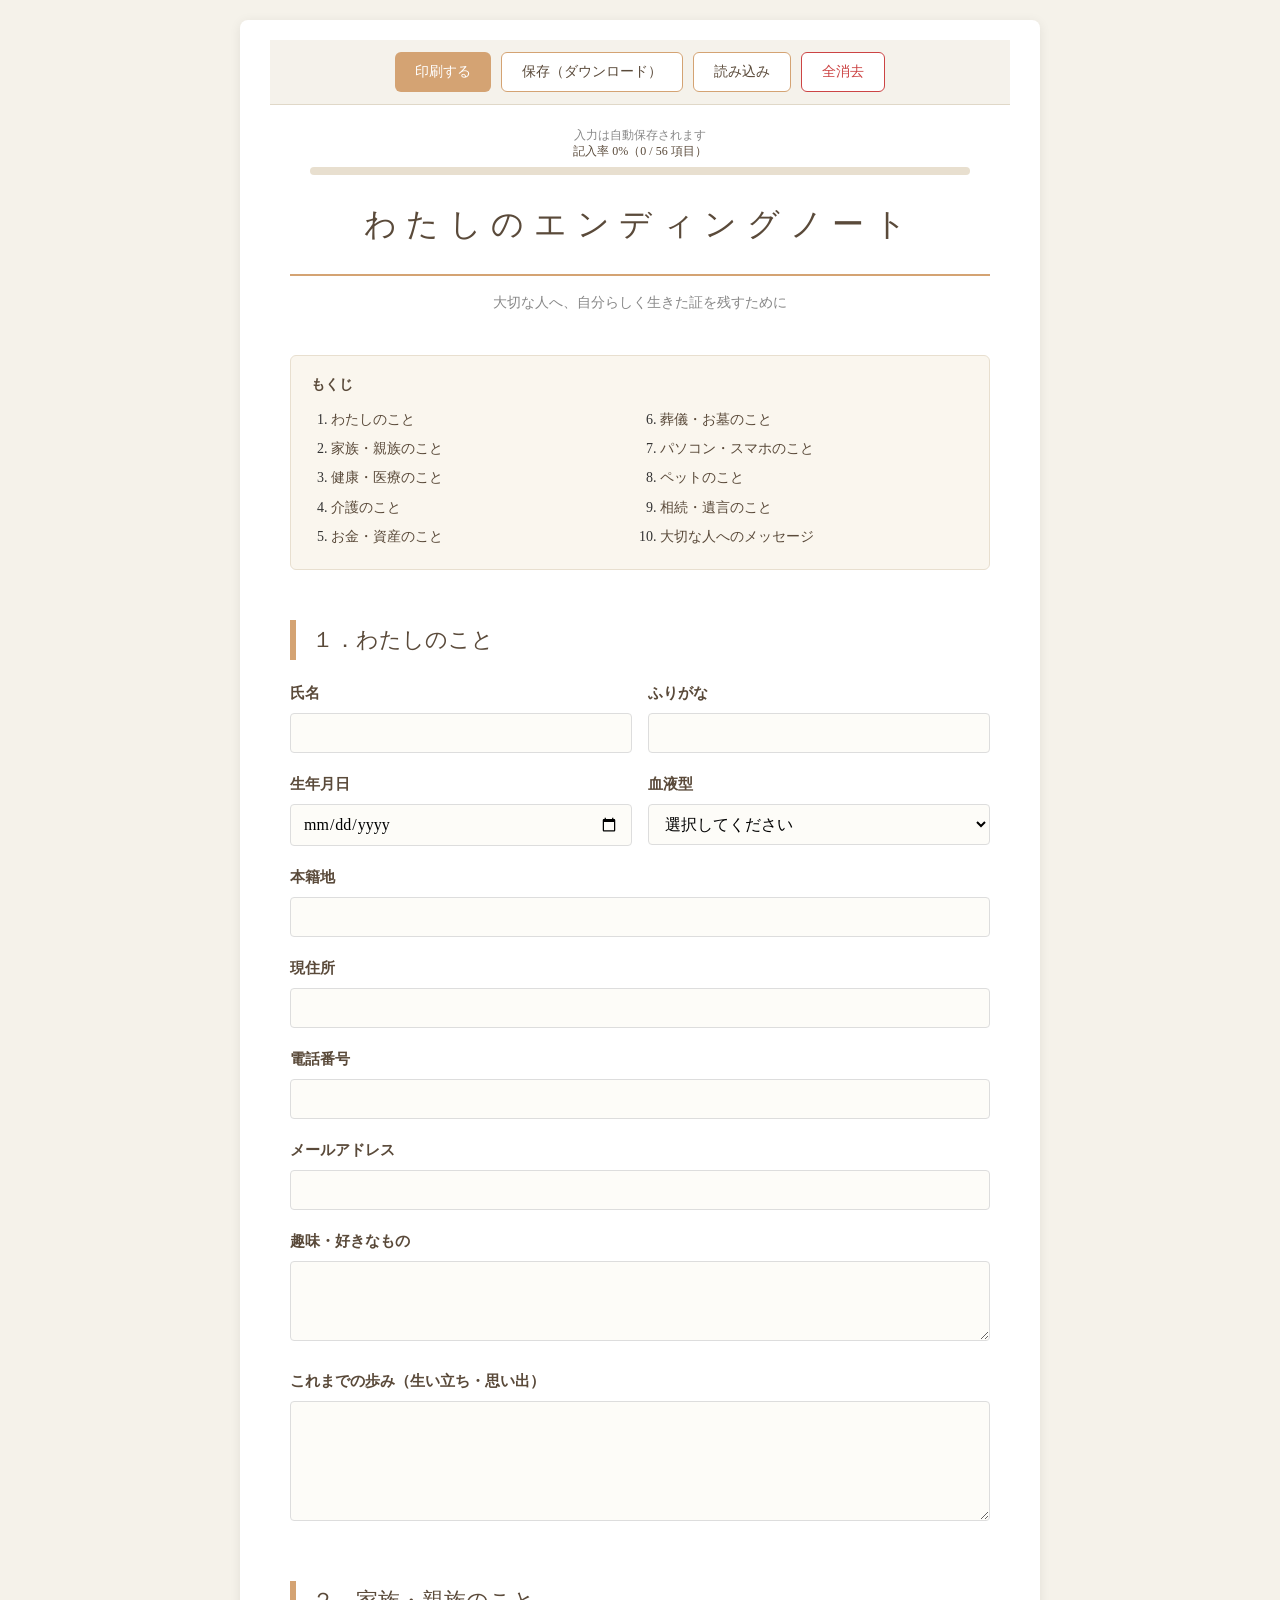
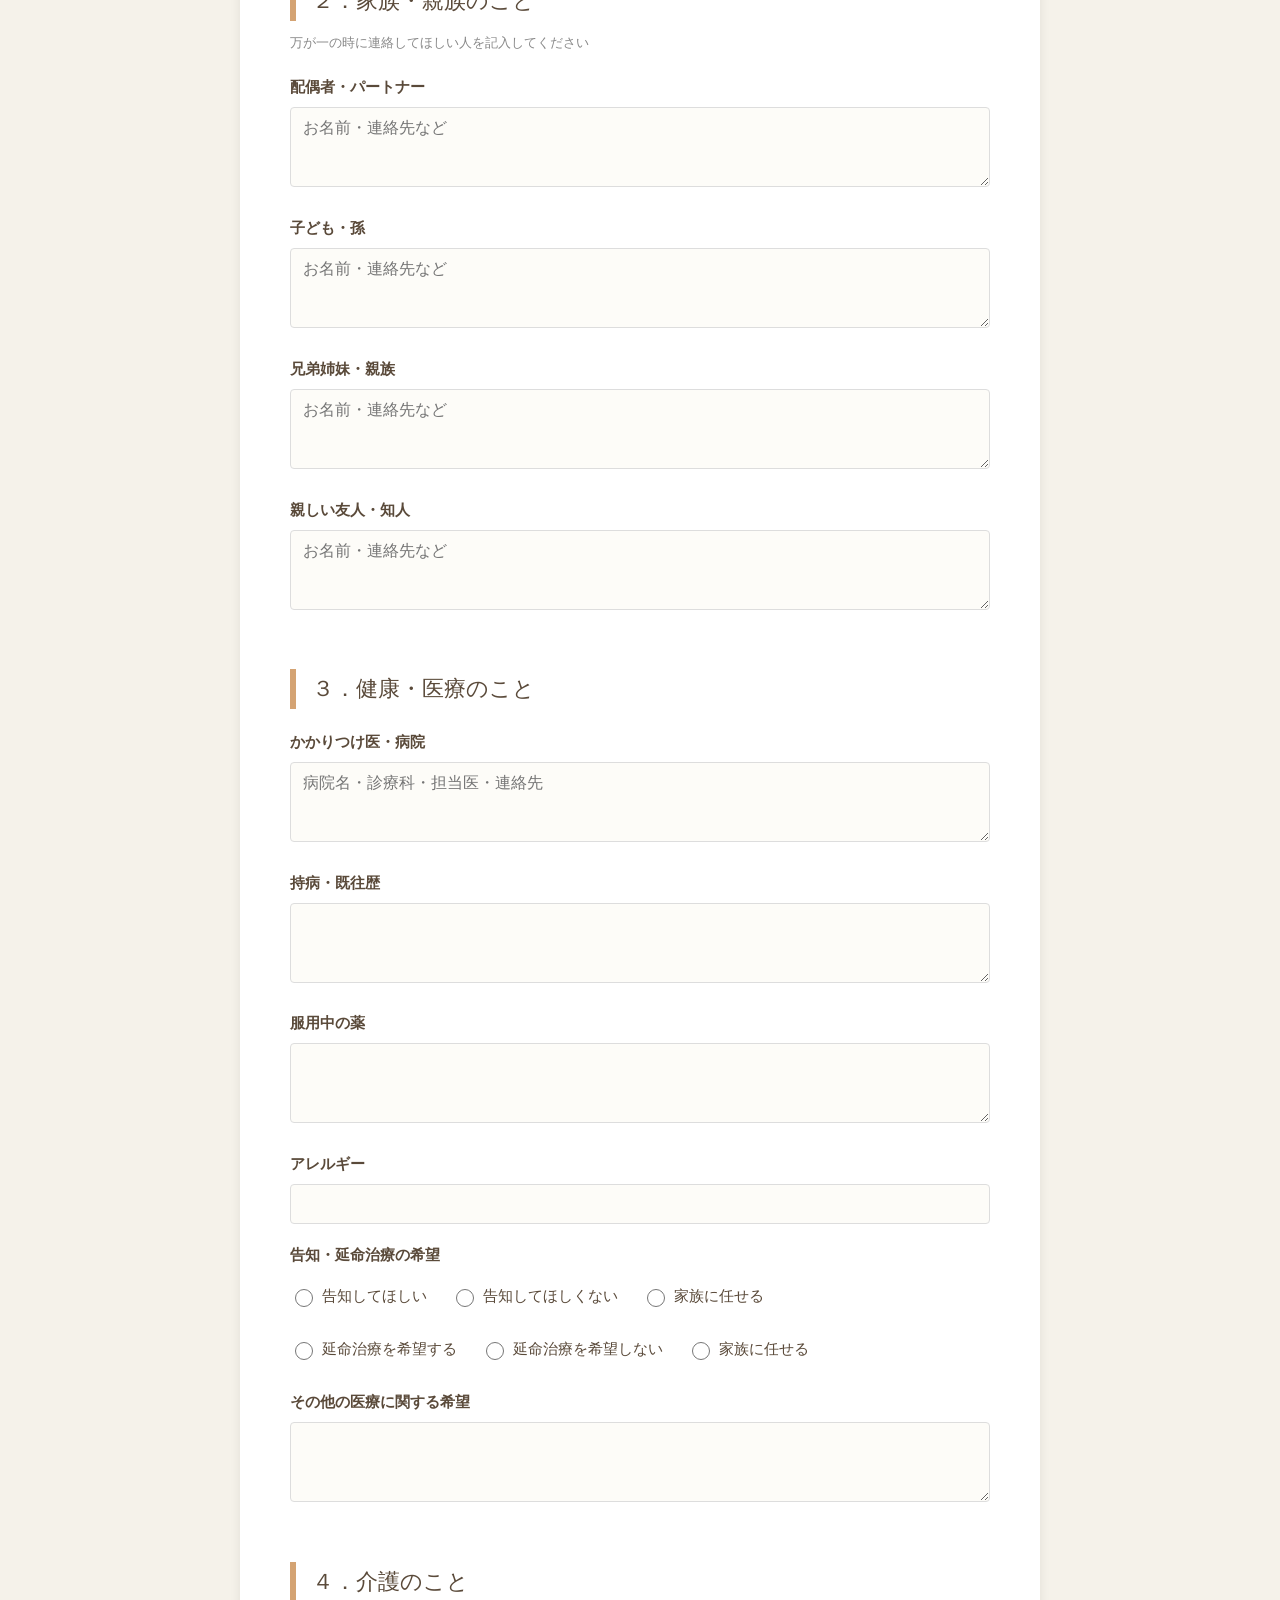
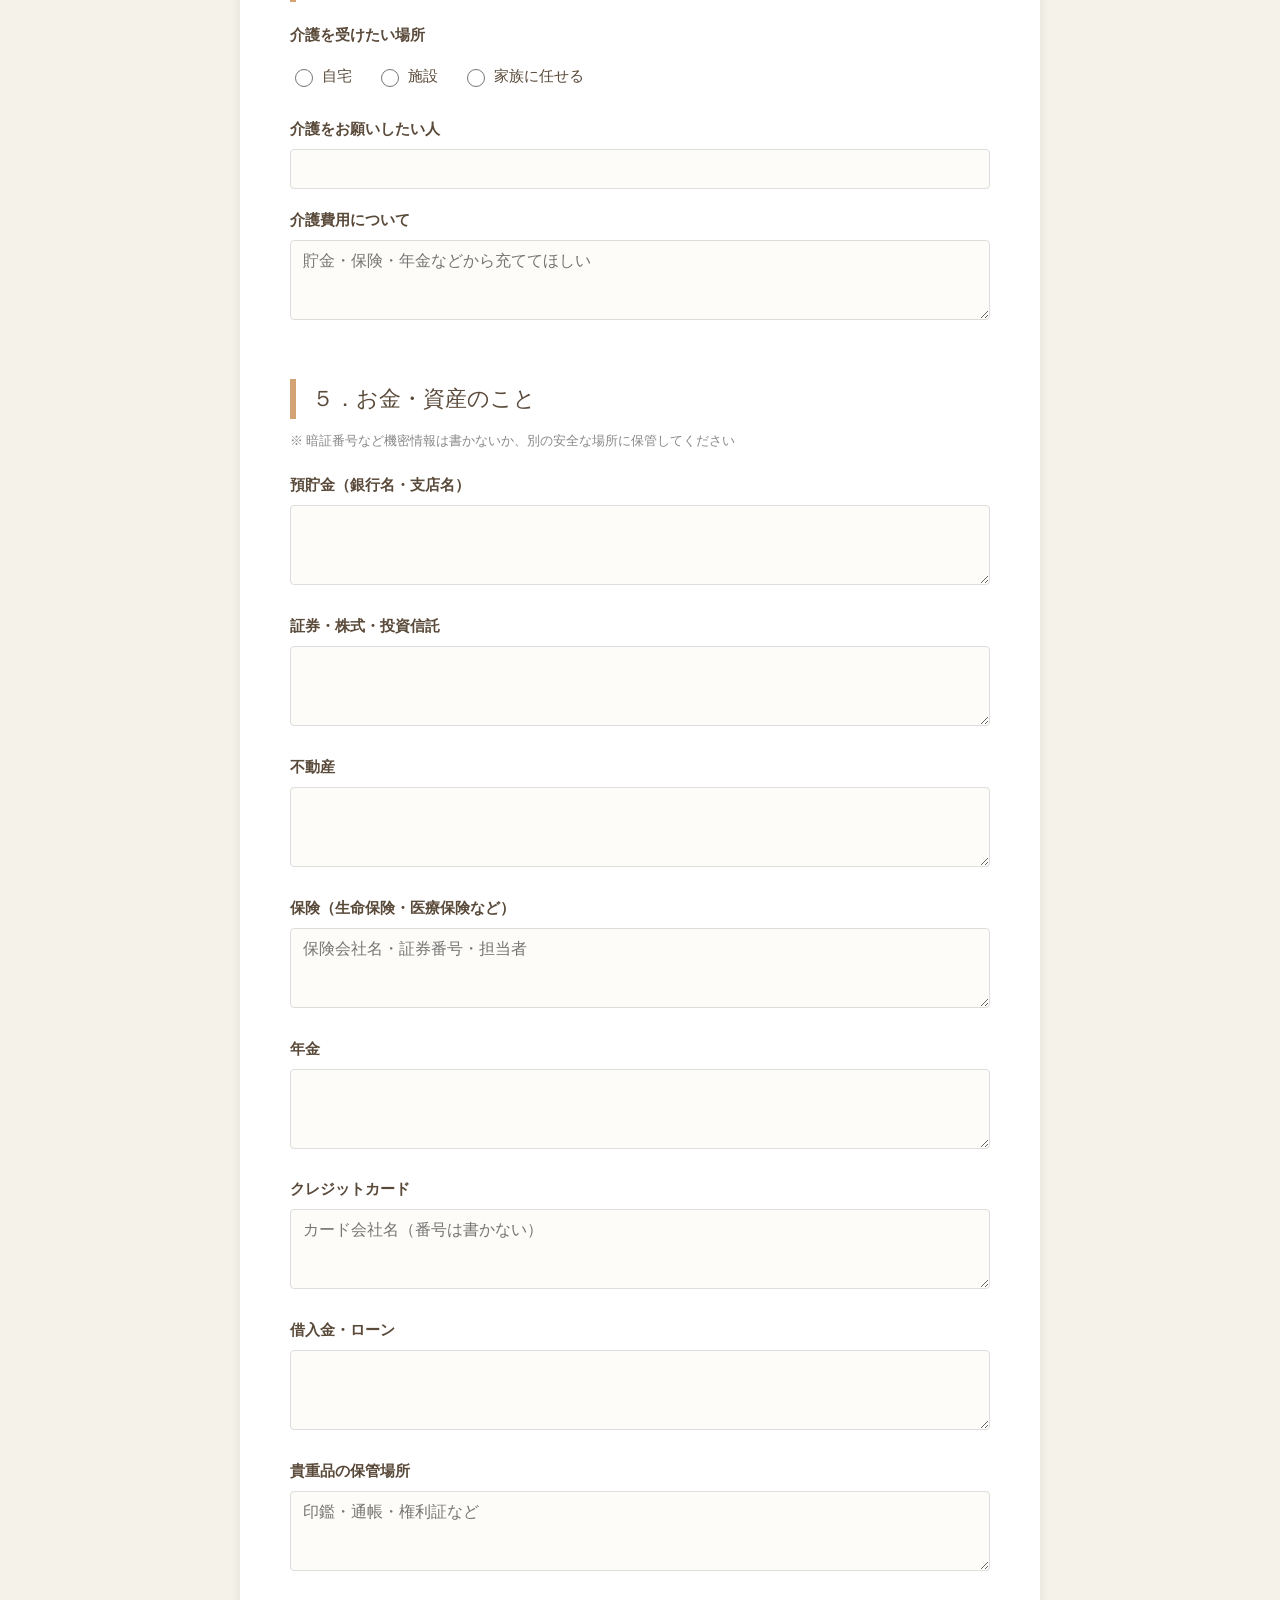
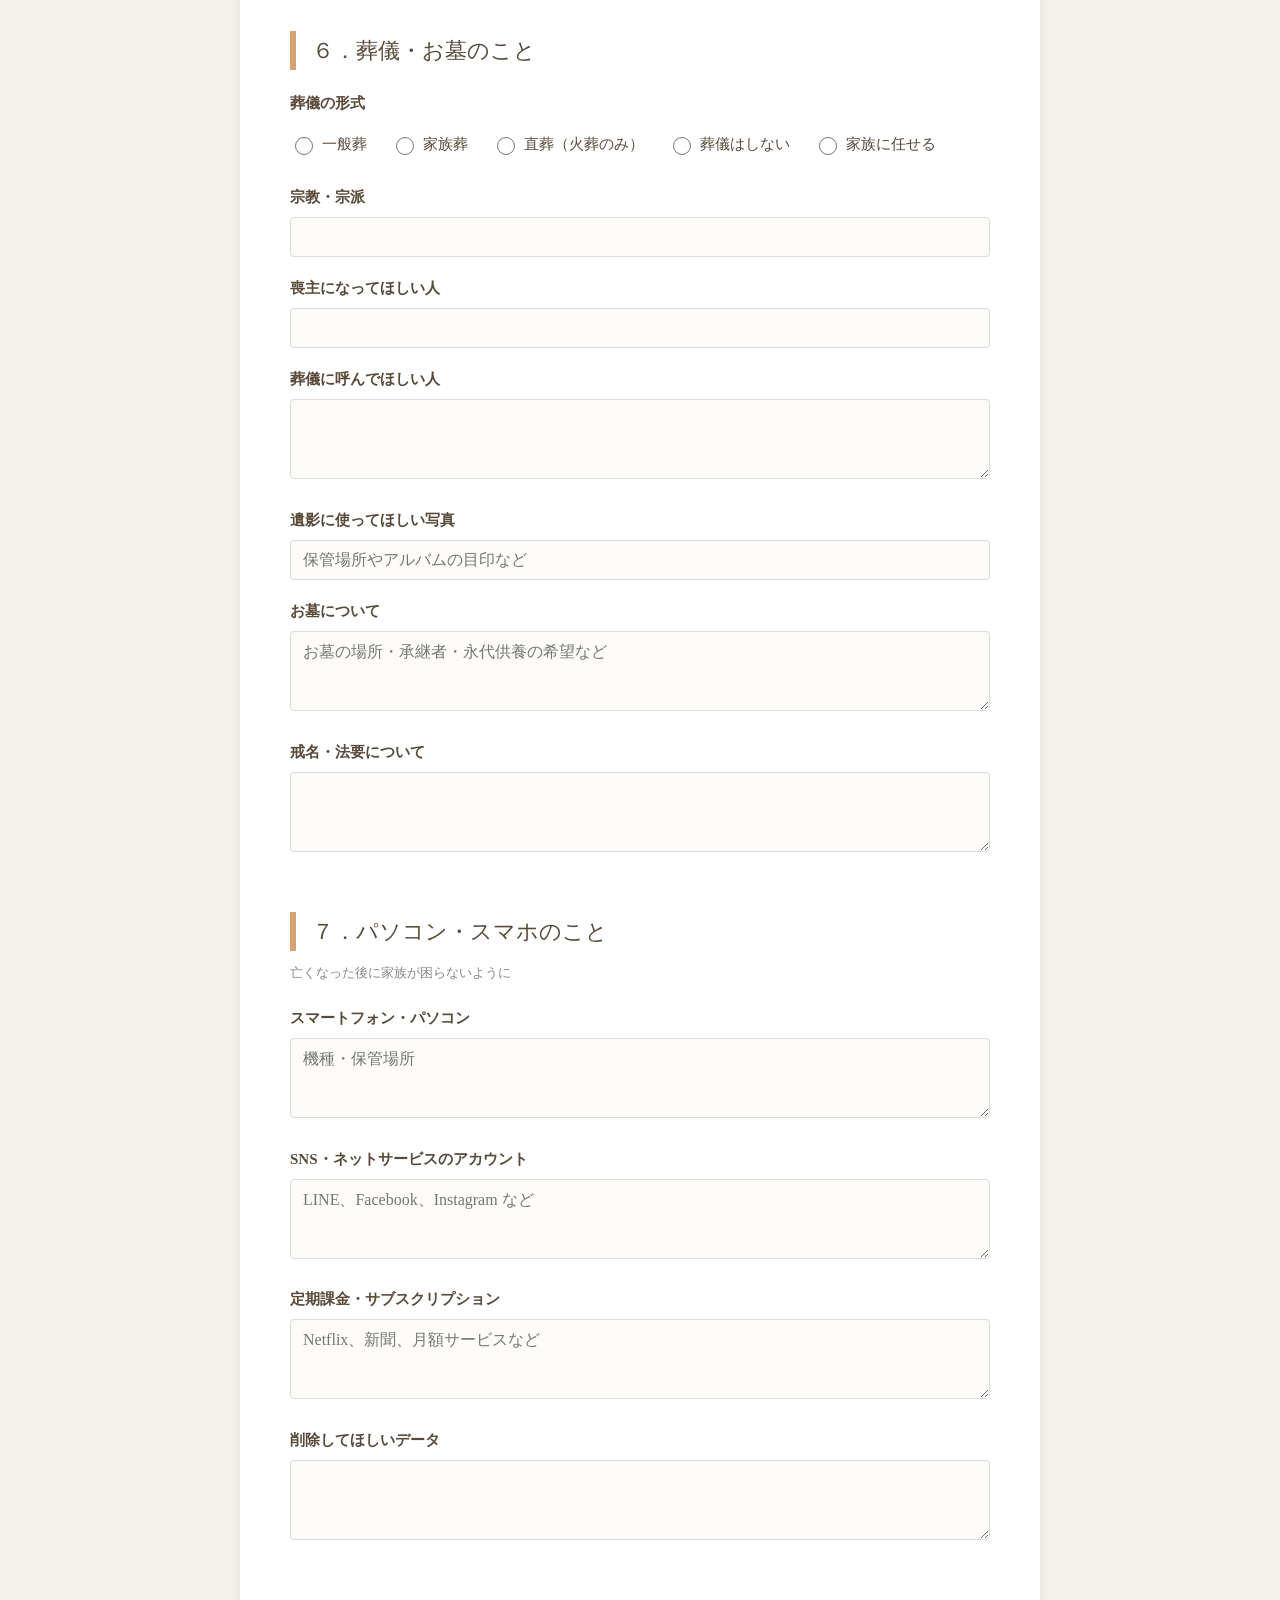
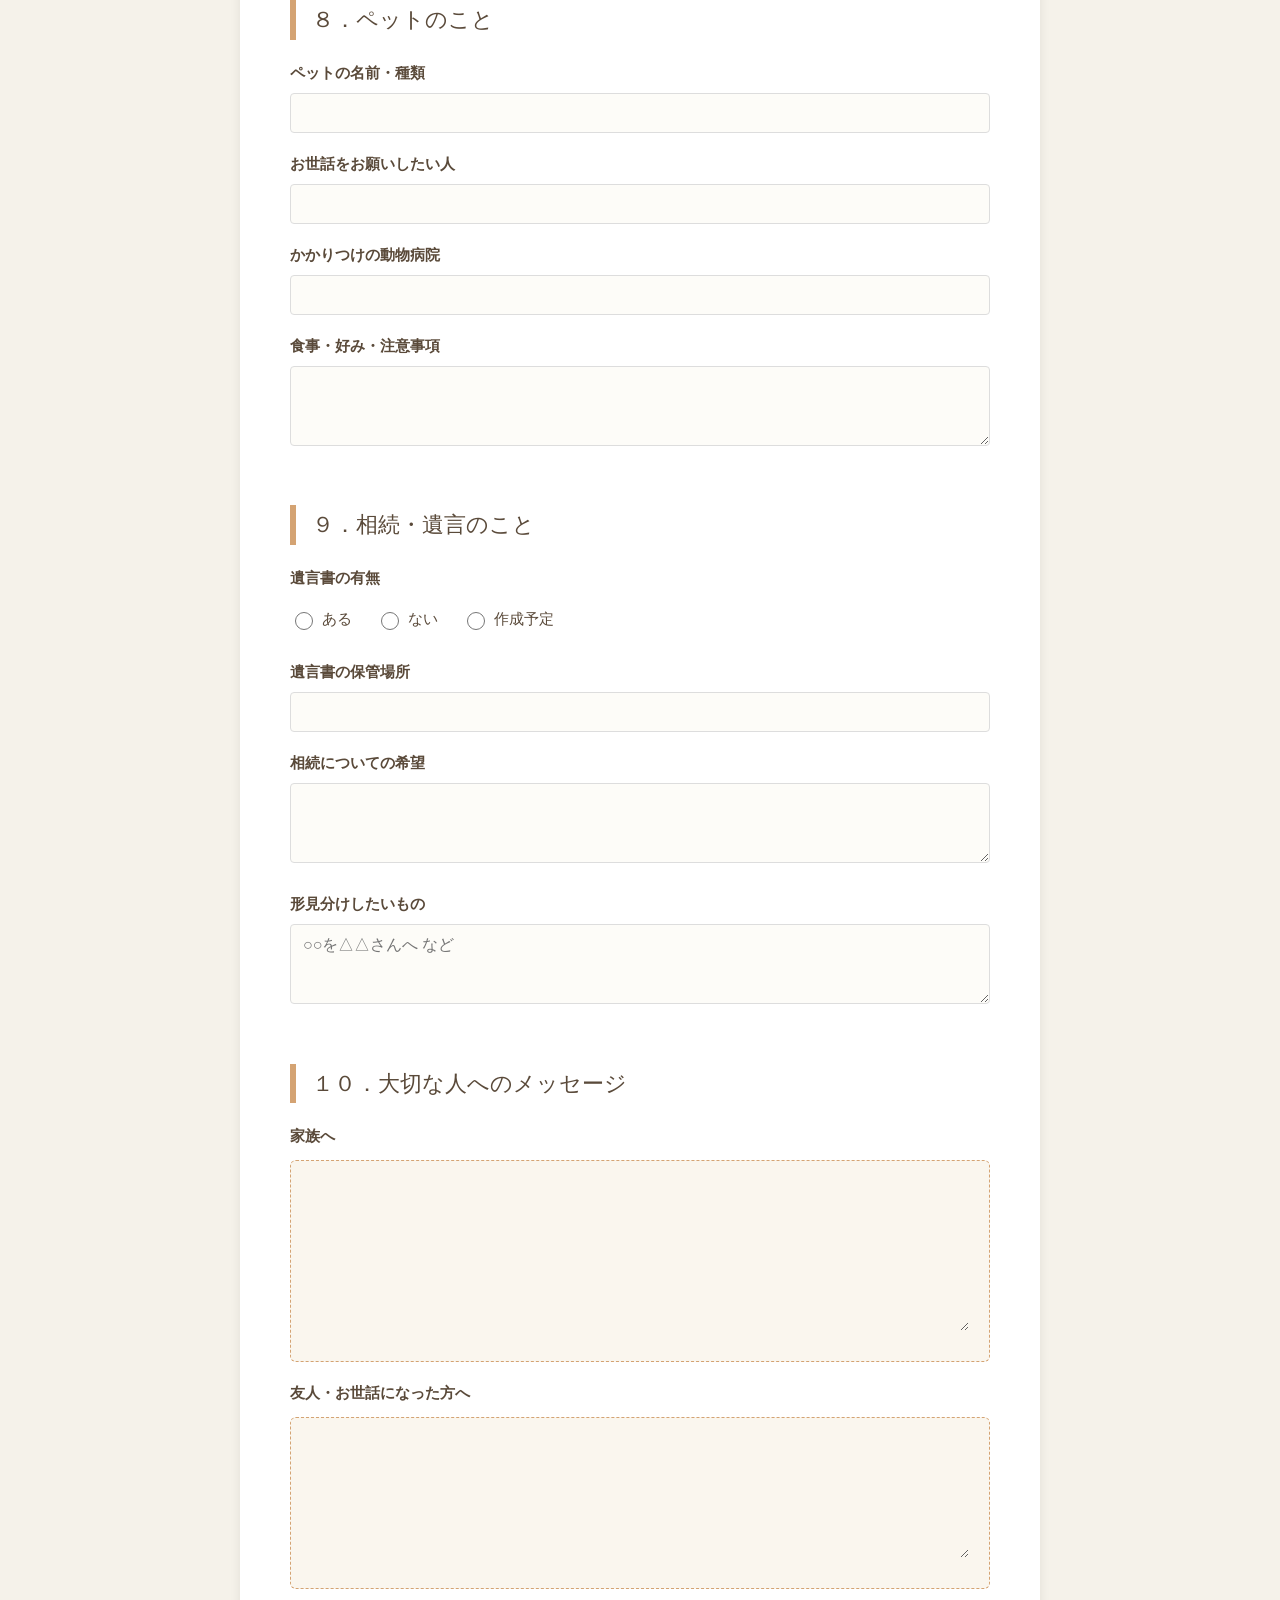
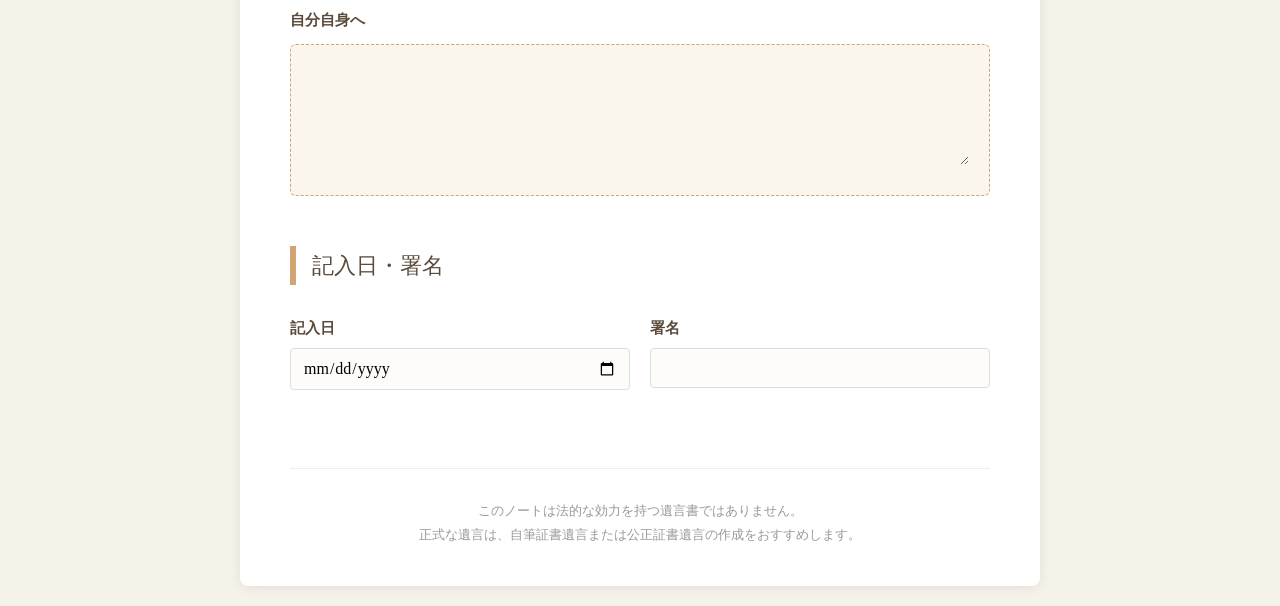
<file: ending-note.html>
<!DOCTYPE html>
<html lang="ja">
<head>
<meta charset="UTF-8">
<meta name="viewport" content="width=device-width, initial-scale=1.0">
<title>わたしのエンディングノート</title>
<style>
  * { box-sizing: border-box; }
  body {
    font-family: "Hiragino Mincho ProN", "ヒラギノ明朝 ProN", "Yu Mincho", "游明朝", serif;
    background: #f5f2ea;
    color: #333;
    margin: 0;
    padding: 20px;
    line-height: 1.8;
    font-size: 16px;
  }
  .container {
    max-width: 800px;
    margin: 0 auto;
    background: #fff;
    padding: 40px 50px;
    box-shadow: 0 2px 12px rgba(0,0,0,0.08);
    border-radius: 8px;
  }
  h1 {
    text-align: center;
    font-size: 32px;
    font-weight: normal;
    color: #5a4a3a;
    border-bottom: 2px solid #d4a373;
    padding-bottom: 20px;
    margin-bottom: 10px;
    letter-spacing: 0.3em;
  }
  .subtitle {
    text-align: center;
    color: #888;
    font-size: 14px;
    margin-bottom: 40px;
  }
  h2 {
    font-size: 22px;
    color: #5a4a3a;
    border-left: 6px solid #d4a373;
    padding-left: 16px;
    margin-top: 50px;
    margin-bottom: 20px;
    font-weight: normal;
  }
  .section-note {
    font-size: 13px;
    color: #888;
    margin-top: -10px;
    margin-bottom: 20px;
  }
  .field {
    margin-bottom: 18px;
  }
  label {
    display: block;
    font-size: 15px;
    color: #5a4a3a;
    margin-bottom: 6px;
    font-weight: bold;
  }
  input[type="text"],
  input[type="date"],
  input[type="tel"],
  input[type="email"],
  textarea,
  select {
    width: 100%;
    padding: 10px 12px;
    border: 1px solid #ddd;
    border-radius: 4px;
    font-size: 16px;
    font-family: inherit;
    background: #fdfcf8;
  }
  textarea {
    resize: vertical;
    min-height: 80px;
  }
  input:focus, textarea:focus, select:focus {
    outline: none;
    border-color: #d4a373;
    background: #fff;
  }
  .row {
    display: flex;
    gap: 16px;
    flex-wrap: wrap;
  }
  .row .field {
    flex: 1;
    min-width: 200px;
  }
  .checkbox-group {
    display: flex;
    flex-wrap: wrap;
    gap: 12px 24px;
    padding: 8px 0;
  }
  .checkbox-group label {
    font-weight: normal;
    margin-bottom: 0;
    cursor: pointer;
    display: inline-flex;
    align-items: center;
    gap: 6px;
  }
  .checkbox-group input[type="checkbox"],
  .checkbox-group input[type="radio"] {
    width: 18px;
    height: 18px;
    cursor: pointer;
  }
  .toolbar {
    position: sticky;
    top: 0;
    background: rgba(245, 242, 234, 0.95);
    backdrop-filter: blur(4px);
    padding: 12px 0;
    margin: -20px -20px 20px -20px;
    padding: 12px 20px;
    z-index: 100;
    display: flex;
    gap: 10px;
    justify-content: center;
    flex-wrap: wrap;
    border-bottom: 1px solid #e0d8c8;
  }
  .progress-wrap {
    max-width: 800px;
    margin: 0 auto 10px auto;
    padding: 0 20px;
  }
  .progress-label {
    font-size: 12px;
    color: #5a4a3a;
    text-align: center;
    margin-bottom: 4px;
  }
  .progress-bar {
    height: 8px;
    background: #e8dfcf;
    border-radius: 4px;
    overflow: hidden;
  }
  .progress-fill {
    height: 100%;
    background: linear-gradient(90deg, #d4a373, #b8875a);
    width: 0%;
    transition: width 0.3s;
  }
  .toc {
    background: #faf6ee;
    border: 1px solid #e8dfcf;
    border-radius: 6px;
    padding: 16px 20px;
    margin-bottom: 30px;
  }
  .toc-title {
    font-size: 14px;
    color: #5a4a3a;
    margin-bottom: 10px;
    font-weight: bold;
  }
  .toc ol {
    margin: 0;
    padding-left: 20px;
    columns: 2;
    column-gap: 20px;
  }
  .toc li {
    margin-bottom: 4px;
    font-size: 14px;
    break-inside: avoid;
  }
  .toc a {
    color: #5a4a3a;
    text-decoration: none;
  }
  .toc a:hover {
    color: #d4a373;
    text-decoration: underline;
  }
  .btn {
    padding: 10px 20px;
    border: none;
    border-radius: 6px;
    font-size: 14px;
    cursor: pointer;
    font-family: inherit;
    transition: all 0.2s;
  }
  .btn-primary {
    background: #d4a373;
    color: white;
  }
  .btn-primary:hover {
    background: #b8875a;
  }
  .btn-secondary {
    background: #fff;
    color: #5a4a3a;
    border: 1px solid #d4a373;
  }
  .btn-secondary:hover {
    background: #faf6ee;
  }
  .btn-danger {
    background: #fff;
    color: #c44;
    border: 1px solid #c44;
  }
  .btn-danger:hover {
    background: #fff5f5;
  }
  .save-status {
    text-align: center;
    color: #888;
    font-size: 12px;
    margin-top: 8px;
    height: 16px;
  }
  .message-box {
    background: #faf6ee;
    border: 1px dashed #d4a373;
    padding: 20px;
    border-radius: 6px;
    margin-top: 10px;
  }
  footer {
    text-align: center;
    margin-top: 60px;
    padding-top: 30px;
    border-top: 1px solid #eee;
    color: #999;
    font-size: 13px;
  }
  .sign-area {
    display: flex;
    justify-content: space-between;
    gap: 20px;
    margin-top: 30px;
  }
  .sign-area .field {
    flex: 1;
  }

  /* 印刷用 */
  @media print {
    body {
      background: white;
      padding: 0;
      font-size: 12pt;
    }
    .container {
      box-shadow: none;
      padding: 20px;
      max-width: 100%;
    }
    .toolbar, .save-status, footer .btn, .progress-wrap, .toc {
      display: none !important;
    }
    h2 {
      page-break-after: avoid;
    }
    .field {
      page-break-inside: avoid;
    }
    input, textarea, select {
      border: none;
      border-bottom: 1px solid #666;
      border-radius: 0;
      background: transparent;
    }
    textarea {
      border: 1px solid #666;
    }
  }

  @media (max-width: 600px) {
    .container {
      padding: 20px;
    }
    h1 {
      font-size: 24px;
    }
    .row {
      flex-direction: column;
      gap: 0;
    }
  }
</style>
</head>
<body>

<div class="container">
  <div class="toolbar">
    <button class="btn btn-primary" onclick="window.print()">印刷する</button>
    <button class="btn btn-secondary" onclick="exportData()">保存（ダウンロード）</button>
    <button class="btn btn-secondary" onclick="document.getElementById('importFile').click()">読み込み</button>
    <input type="file" id="importFile" accept=".json" style="display:none" onchange="importData(event)">
    <button class="btn btn-danger" onclick="clearAll()">全消去</button>
  </div>
  <div class="save-status" id="saveStatus">入力は自動保存されます</div>
  <div class="progress-wrap">
    <div class="progress-label"><span id="progressText">記入率 0%</span></div>
    <div class="progress-bar"><div class="progress-fill" id="progressFill"></div></div>
  </div>

  <h1>わたしのエンディングノート</h1>
  <p class="subtitle">大切な人へ、自分らしく生きた証を残すために</p>

  <nav class="toc">
    <div class="toc-title">もくじ</div>
    <ol>
      <li><a href="#sec1">わたしのこと</a></li>
      <li><a href="#sec2">家族・親族のこと</a></li>
      <li><a href="#sec3">健康・医療のこと</a></li>
      <li><a href="#sec4">介護のこと</a></li>
      <li><a href="#sec5">お金・資産のこと</a></li>
      <li><a href="#sec6">葬儀・お墓のこと</a></li>
      <li><a href="#sec7">パソコン・スマホのこと</a></li>
      <li><a href="#sec8">ペットのこと</a></li>
      <li><a href="#sec9">相続・遺言のこと</a></li>
      <li><a href="#sec10">大切な人へのメッセージ</a></li>
    </ol>
  </nav>

  <!-- 1. 私の基本情報 -->
  <h2 id="sec1">１．わたしのこと</h2>
  <div class="row">
    <div class="field">
      <label>氏名</label>
      <input type="text" data-key="name">
    </div>
    <div class="field">
      <label>ふりがな</label>
      <input type="text" data-key="nameKana">
    </div>
  </div>
  <div class="row">
    <div class="field">
      <label>生年月日</label>
      <input type="date" data-key="birthdate">
    </div>
    <div class="field">
      <label>血液型</label>
      <select data-key="bloodType">
        <option value="">選択してください</option>
        <option>A型</option><option>B型</option><option>O型</option><option>AB型</option><option>不明</option>
      </select>
    </div>
  </div>
  <div class="field">
    <label>本籍地</label>
    <input type="text" data-key="honseki">
  </div>
  <div class="field">
    <label>現住所</label>
    <input type="text" data-key="address">
  </div>
  <div class="field">
    <label>電話番号</label>
    <input type="tel" data-key="phone">
  </div>
  <div class="field">
    <label>メールアドレス</label>
    <input type="email" data-key="email">
  </div>
  <div class="field">
    <label>趣味・好きなもの</label>
    <textarea data-key="hobby"></textarea>
  </div>
  <div class="field">
    <label>これまでの歩み（生い立ち・思い出）</label>
    <textarea data-key="history" style="min-height: 120px;"></textarea>
  </div>

  <!-- 2. 家族・親族 -->
  <h2 id="sec2">２．家族・親族のこと</h2>
  <p class="section-note">万が一の時に連絡してほしい人を記入してください</p>
  <div class="field">
    <label>配偶者・パートナー</label>
    <textarea data-key="spouse" placeholder="お名前・連絡先など"></textarea>
  </div>
  <div class="field">
    <label>子ども・孫</label>
    <textarea data-key="children" placeholder="お名前・連絡先など"></textarea>
  </div>
  <div class="field">
    <label>兄弟姉妹・親族</label>
    <textarea data-key="relatives" placeholder="お名前・連絡先など"></textarea>
  </div>
  <div class="field">
    <label>親しい友人・知人</label>
    <textarea data-key="friends" placeholder="お名前・連絡先など"></textarea>
  </div>

  <!-- 3. 健康・医療 -->
  <h2 id="sec3">３．健康・医療のこと</h2>
  <div class="field">
    <label>かかりつけ医・病院</label>
    <textarea data-key="doctor" placeholder="病院名・診療科・担当医・連絡先"></textarea>
  </div>
  <div class="field">
    <label>持病・既往歴</label>
    <textarea data-key="illness"></textarea>
  </div>
  <div class="field">
    <label>服用中の薬</label>
    <textarea data-key="medicine"></textarea>
  </div>
  <div class="field">
    <label>アレルギー</label>
    <input type="text" data-key="allergy">
  </div>
  <div class="field">
    <label>告知・延命治療の希望</label>
    <div class="checkbox-group">
      <label><input type="radio" name="kokuchi" data-key="kokuchi" value="告知してほしい"> 告知してほしい</label>
      <label><input type="radio" name="kokuchi" data-key="kokuchi" value="告知してほしくない"> 告知してほしくない</label>
      <label><input type="radio" name="kokuchi" data-key="kokuchi" value="家族に任せる"> 家族に任せる</label>
    </div>
    <div class="checkbox-group" style="margin-top: 10px;">
      <label><input type="radio" name="enmei" data-key="enmei" value="希望する"> 延命治療を希望する</label>
      <label><input type="radio" name="enmei" data-key="enmei" value="希望しない"> 延命治療を希望しない</label>
      <label><input type="radio" name="enmei" data-key="enmei" value="家族に任せる"> 家族に任せる</label>
    </div>
  </div>
  <div class="field">
    <label>その他の医療に関する希望</label>
    <textarea data-key="medicalWish"></textarea>
  </div>

  <!-- 4. 介護 -->
  <h2 id="sec4">４．介護のこと</h2>
  <div class="field">
    <label>介護を受けたい場所</label>
    <div class="checkbox-group">
      <label><input type="radio" name="kaigoPlace" data-key="kaigoPlace" value="自宅"> 自宅</label>
      <label><input type="radio" name="kaigoPlace" data-key="kaigoPlace" value="施設"> 施設</label>
      <label><input type="radio" name="kaigoPlace" data-key="kaigoPlace" value="家族に任せる"> 家族に任せる</label>
    </div>
  </div>
  <div class="field">
    <label>介護をお願いしたい人</label>
    <input type="text" data-key="caregiver">
  </div>
  <div class="field">
    <label>介護費用について</label>
    <textarea data-key="kaigoCost" placeholder="貯金・保険・年金などから充ててほしい"></textarea>
  </div>

  <!-- 5. 資産 -->
  <h2 id="sec5">５．お金・資産のこと</h2>
  <p class="section-note">※ 暗証番号など機密情報は書かないか、別の安全な場所に保管してください</p>
  <div class="field">
    <label>預貯金（銀行名・支店名）</label>
    <textarea data-key="bank"></textarea>
  </div>
  <div class="field">
    <label>証券・株式・投資信託</label>
    <textarea data-key="securities"></textarea>
  </div>
  <div class="field">
    <label>不動産</label>
    <textarea data-key="property"></textarea>
  </div>
  <div class="field">
    <label>保険（生命保険・医療保険など）</label>
    <textarea data-key="insurance" placeholder="保険会社名・証券番号・担当者"></textarea>
  </div>
  <div class="field">
    <label>年金</label>
    <textarea data-key="pension"></textarea>
  </div>
  <div class="field">
    <label>クレジットカード</label>
    <textarea data-key="creditCard" placeholder="カード会社名（番号は書かない）"></textarea>
  </div>
  <div class="field">
    <label>借入金・ローン</label>
    <textarea data-key="loan"></textarea>
  </div>
  <div class="field">
    <label>貴重品の保管場所</label>
    <textarea data-key="valuables" placeholder="印鑑・通帳・権利証など"></textarea>
  </div>

  <!-- 6. 葬儀・お墓 -->
  <h2 id="sec6">６．葬儀・お墓のこと</h2>
  <div class="field">
    <label>葬儀の形式</label>
    <div class="checkbox-group">
      <label><input type="radio" name="funeralStyle" data-key="funeralStyle" value="一般葬"> 一般葬</label>
      <label><input type="radio" name="funeralStyle" data-key="funeralStyle" value="家族葬"> 家族葬</label>
      <label><input type="radio" name="funeralStyle" data-key="funeralStyle" value="直葬"> 直葬（火葬のみ）</label>
      <label><input type="radio" name="funeralStyle" data-key="funeralStyle" value="しない"> 葬儀はしない</label>
      <label><input type="radio" name="funeralStyle" data-key="funeralStyle" value="家族に任せる"> 家族に任せる</label>
    </div>
  </div>
  <div class="field">
    <label>宗教・宗派</label>
    <input type="text" data-key="religion">
  </div>
  <div class="field">
    <label>喪主になってほしい人</label>
    <input type="text" data-key="moshu">
  </div>
  <div class="field">
    <label>葬儀に呼んでほしい人</label>
    <textarea data-key="funeralGuests"></textarea>
  </div>
  <div class="field">
    <label>遺影に使ってほしい写真</label>
    <input type="text" data-key="photo" placeholder="保管場所やアルバムの目印など">
  </div>
  <div class="field">
    <label>お墓について</label>
    <textarea data-key="grave" placeholder="お墓の場所・承継者・永代供養の希望など"></textarea>
  </div>
  <div class="field">
    <label>戒名・法要について</label>
    <textarea data-key="posthumous"></textarea>
  </div>

  <!-- 7. デジタル -->
  <h2 id="sec7">７．パソコン・スマホのこと</h2>
  <p class="section-note">亡くなった後に家族が困らないように</p>
  <div class="field">
    <label>スマートフォン・パソコン</label>
    <textarea data-key="devices" placeholder="機種・保管場所"></textarea>
  </div>
  <div class="field">
    <label>SNS・ネットサービスのアカウント</label>
    <textarea data-key="sns" placeholder="LINE、Facebook、Instagram など"></textarea>
  </div>
  <div class="field">
    <label>定期課金・サブスクリプション</label>
    <textarea data-key="subscription" placeholder="Netflix、新聞、月額サービスなど"></textarea>
  </div>
  <div class="field">
    <label>削除してほしいデータ</label>
    <textarea data-key="deleteData"></textarea>
  </div>

  <!-- 8. ペット -->
  <h2 id="sec8">８．ペットのこと</h2>
  <div class="field">
    <label>ペットの名前・種類</label>
    <input type="text" data-key="petName">
  </div>
  <div class="field">
    <label>お世話をお願いしたい人</label>
    <input type="text" data-key="petCaregiver">
  </div>
  <div class="field">
    <label>かかりつけの動物病院</label>
    <input type="text" data-key="petHospital">
  </div>
  <div class="field">
    <label>食事・好み・注意事項</label>
    <textarea data-key="petNote"></textarea>
  </div>

  <!-- 9. 相続・遺言 -->
  <h2 id="sec9">９．相続・遺言のこと</h2>
  <div class="field">
    <label>遺言書の有無</label>
    <div class="checkbox-group">
      <label><input type="radio" name="willExist" data-key="willExist" value="ある"> ある</label>
      <label><input type="radio" name="willExist" data-key="willExist" value="ない"> ない</label>
      <label><input type="radio" name="willExist" data-key="willExist" value="作成予定"> 作成予定</label>
    </div>
  </div>
  <div class="field">
    <label>遺言書の保管場所</label>
    <input type="text" data-key="willPlace">
  </div>
  <div class="field">
    <label>相続についての希望</label>
    <textarea data-key="inheritance"></textarea>
  </div>
  <div class="field">
    <label>形見分けしたいもの</label>
    <textarea data-key="keepsake" placeholder="○○を△△さんへ など"></textarea>
  </div>

  <!-- 10. メッセージ -->
  <h2 id="sec10">１０．大切な人へのメッセージ</h2>
  <div class="field">
    <label>家族へ</label>
    <div class="message-box">
      <textarea data-key="messageFamily" style="min-height: 150px; border: none; background: transparent;"></textarea>
    </div>
  </div>
  <div class="field">
    <label>友人・お世話になった方へ</label>
    <div class="message-box">
      <textarea data-key="messageFriends" style="min-height: 120px; border: none; background: transparent;"></textarea>
    </div>
  </div>
  <div class="field">
    <label>自分自身へ</label>
    <div class="message-box">
      <textarea data-key="messageSelf" style="min-height: 100px; border: none; background: transparent;"></textarea>
    </div>
  </div>

  <!-- 署名 -->
  <h2>記入日・署名</h2>
  <div class="sign-area">
    <div class="field">
      <label>記入日</label>
      <input type="date" data-key="signDate">
    </div>
    <div class="field">
      <label>署名</label>
      <input type="text" data-key="signature">
    </div>
  </div>

  <footer>
    このノートは法的な効力を持つ遺言書ではありません。<br>
    正式な遺言は、自筆証書遺言または公正証書遺言の作成をおすすめします。
  </footer>
</div>

<script>
  const STORAGE_KEY = 'endingNoteData_v1';

  function saveData() {
    const data = {};
    document.querySelectorAll('[data-key]').forEach(el => {
      const key = el.dataset.key;
      if (el.type === 'radio') {
        if (el.checked) data[key] = el.value;
      } else if (el.type === 'checkbox') {
        data[key] = el.checked;
      } else {
        data[key] = el.value;
      }
    });
    localStorage.setItem(STORAGE_KEY, JSON.stringify(data));
    showSaveStatus('保存しました');
  }

  function loadData() {
    const raw = localStorage.getItem(STORAGE_KEY);
    if (!raw) return;
    try {
      const data = JSON.parse(raw);
      applyData(data);
      updateProgress();
    } catch (e) {
      console.error(e);
    }
  }

  function applyData(data) {
    document.querySelectorAll('[data-key]').forEach(el => {
      const key = el.dataset.key;
      if (!(key in data)) return;
      if (el.type === 'radio') {
        if (el.value === data[key]) el.checked = true;
      } else if (el.type === 'checkbox') {
        el.checked = !!data[key];
      } else {
        el.value = data[key] ?? '';
      }
    });
  }

  function updateProgress() {
    const fields = document.querySelectorAll('input[data-key], textarea[data-key], select[data-key]');
    const seenKeys = new Set();
    let total = 0;
    let filled = 0;
    fields.forEach(el => {
      const key = el.dataset.key;
      if (seenKeys.has(key)) {
        if (el.type === 'radio' && el.checked) {
          // already counted as filled via radio group
        }
        return;
      }
      seenKeys.add(key);
      total++;
      if (el.type === 'radio') {
        const checked = document.querySelector(`input[type="radio"][data-key="${key}"]:checked`);
        if (checked) filled++;
      } else if (el.type === 'checkbox') {
        if (el.checked) filled++;
      } else if (el.value && el.value.trim() !== '') {
        filled++;
      }
    });
    const pct = total === 0 ? 0 : Math.round((filled / total) * 100);
    document.getElementById('progressFill').style.width = pct + '%';
    document.getElementById('progressText').textContent = `記入率 ${pct}%（${filled} / ${total} 項目）`;
  }

  let saveTimer;
  function scheduleSave() {
    clearTimeout(saveTimer);
    saveTimer = setTimeout(() => {
      saveData();
      updateProgress();
    }, 500);
  }

  let statusTimer;
  function showSaveStatus(text) {
    const el = document.getElementById('saveStatus');
    el.textContent = text;
    clearTimeout(statusTimer);
    statusTimer = setTimeout(() => {
      el.textContent = '入力は自動保存されます';
    }, 2000);
  }

  function exportData() {
    const raw = localStorage.getItem(STORAGE_KEY) || '{}';
    const blob = new Blob([raw], { type: 'application/json' });
    const url = URL.createObjectURL(blob);
    const a = document.createElement('a');
    const today = new Date().toISOString().slice(0, 10);
    a.href = url;
    a.download = `endingnote_${today}.json`;
    a.click();
    URL.revokeObjectURL(url);
  }

  function importData(event) {
    const file = event.target.files[0];
    if (!file) return;
    const reader = new FileReader();
    reader.onload = e => {
      try {
        const data = JSON.parse(e.target.result);
        applyData(data);
        saveData();
        updateProgress();
        alert('読み込みました');
      } catch (err) {
        alert('ファイルの読み込みに失敗しました');
      }
    };
    reader.readAsText(file);
    event.target.value = '';
  }

  function clearAll() {
    if (!confirm('入力内容をすべて消去します。よろしいですか？')) return;
    localStorage.removeItem(STORAGE_KEY);
    document.querySelectorAll('[data-key]').forEach(el => {
      if (el.type === 'radio' || el.type === 'checkbox') {
        el.checked = false;
      } else {
        el.value = '';
      }
    });
    updateProgress();
    showSaveStatus('消去しました');
  }

  document.addEventListener('DOMContentLoaded', () => {
    loadData();
    updateProgress();
    document.querySelectorAll('[data-key]').forEach(el => {
      el.addEventListener('input', scheduleSave);
      el.addEventListener('change', scheduleSave);
    });
  });
</script>

</body>
</html>
</file>
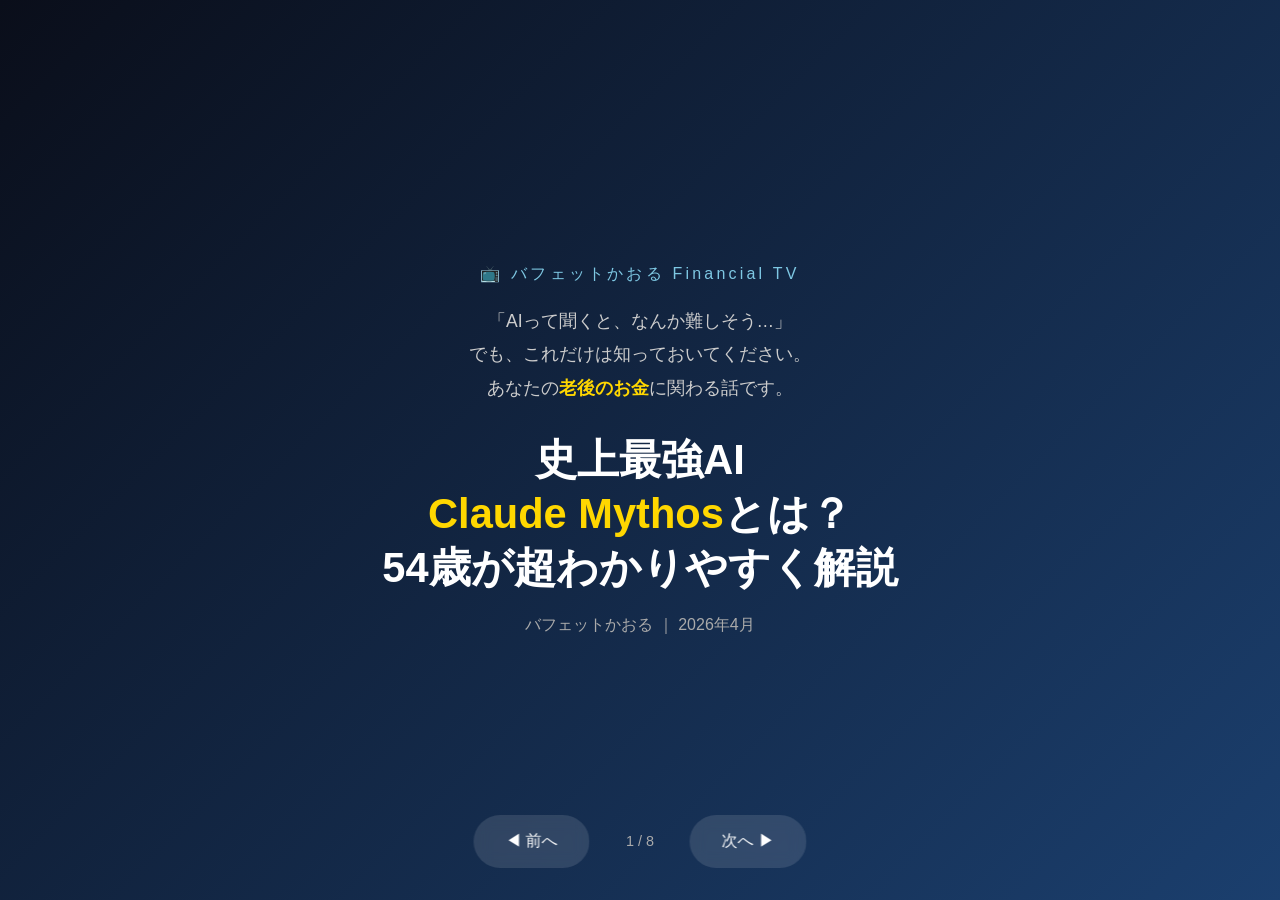
<file: docs/slide_mythos.html>
<!DOCTYPE html>
<html lang="ja">
<head>
<meta charset="UTF-8">
<meta name="viewport" content="width=device-width, initial-scale=1.0">
<title>バフェットかおる ｜ Claude Mythos 解説</title>
<style>
  * { margin:0; padding:0; box-sizing:border-box; }
  body {
    font-family: "Hiragino Kaku Gothic ProN","Yu Gothic",sans-serif;
    background: #0a0e1a;
    color: #fff;
    height: 100vh;
    overflow: hidden;
  }
  .slide {
    display: none;
    width: 100vw; height: 100vh;
    position: absolute; top:0; left:0;
    flex-direction: column;
    justify-content: center;
    align-items: center;
    padding: 60px;
    animation: fadeIn 0.6s ease;
  }
  .slide.active { display: flex; }
  @keyframes fadeIn { from { opacity:0; transform:translateY(20px); } to { opacity:1; transform:none; } }

  /* ── オープニング ── */
  .slide-opening { background: linear-gradient(135deg, #0a0e1a 0%, #1B3F6E 100%); text-align:center; }
  .slide-opening .brand { font-size: 1.0rem; color: #7ec8e3; letter-spacing: 0.2em; margin-bottom: 20px; }
  .slide-opening .hook { font-size: 1.1rem; color: #ccc; line-height: 1.9; margin-bottom: 28px; max-width: 700px; }
  .slide-opening h1 { font-size: 2.6rem; font-weight: 900; line-height: 1.3; }
  .slide-opening h1 span { color: #FFD700; }
  .slide-opening .sub { margin-top: 20px; font-size: 1rem; color: #aaa; }

  /* ── 説明系スライド（左揃え） ── */
  .slide-explain { background: linear-gradient(135deg, #0f1923 0%, #1a1a2e 100%); align-items: flex-start; }
  .slide-explain .label {
    font-size: 0.85rem; color: #FFD700; letter-spacing: 0.2em; margin-bottom: 12px;
  }
  .slide-explain h2 { font-size: 2rem; font-weight: 900; line-height: 1.4; margin-bottom: 28px; }
  .slide-explain h2 em { font-style:normal; color: #FFD700; }
  .slide-explain p { font-size: 1.1rem; line-height: 2; color: #ccc; max-width: 820px; }
  .slide-explain p strong { color: #fff; }
  .highlight { color: #7ec8e3; font-weight: 700; }

  /* ── リスト系スライド ── */
  .slide-list { background: linear-gradient(135deg, #0f1923 0%, #1a2f4a 100%); align-items: flex-start; }
  .slide-list .label { font-size: 0.85rem; color: #FFD700; letter-spacing: 0.2em; margin-bottom: 12px; }
  .slide-list h2 { font-size: 1.9rem; font-weight: 900; line-height: 1.4; margin-bottom: 24px; }
  .slide-list h2 em { font-style:normal; color: #FFD700; }
  .item-list { list-style: none; max-width: 820px; width: 100%; }
  .item-list li {
    background: rgba(255,255,255,0.07);
    border: 1px solid rgba(255,255,255,0.1);
    border-left: 4px solid #7ec8e3;
    border-radius: 10px;
    padding: 14px 20px;
    margin-bottom: 12px;
    font-size: 1.05rem;
    line-height: 1.6;
    color: #ddd;
  }
  .item-list li strong { color: #FFD700; }
  .item-list li .num { color: #7ec8e3; font-weight: 900; margin-right: 8px; }

  /* ── 警告系スライド ── */
  .slide-warn { background: linear-gradient(135deg, #1a0a0a 0%, #2e0f0f 100%); text-align:center; }
  .slide-warn .label { font-size: 0.85rem; color: #e74c3c; letter-spacing: 0.2em; margin-bottom: 20px; }
  .slide-warn h2 { font-size: 2rem; font-weight: 900; line-height: 1.4; margin-bottom: 28px; }
  .slide-warn h2 em { font-style:normal; color: #e74c3c; }
  .slide-warn p { font-size: 1.1rem; line-height: 2; color: #ccc; max-width: 760px; }
  .slide-warn p strong { color: #fff; }

  /* ── 投資インパクト ── */
  .slide-invest { background: linear-gradient(135deg, #0f1923 0%, #1a2f1a 100%); align-items: flex-start; }
  .slide-invest .label { font-size: 0.85rem; color: #27ae60; letter-spacing: 0.2em; margin-bottom: 12px; }
  .slide-invest h2 { font-size: 1.9rem; font-weight: 900; line-height: 1.4; margin-bottom: 24px; }
  .slide-invest h2 em { font-style:normal; color: #27ae60; }
  .invest-grid { display: grid; grid-template-columns: 1fr 1fr; gap: 16px; max-width: 820px; width: 100%; }
  .invest-card {
    background: rgba(255,255,255,0.06);
    border: 1px solid rgba(255,255,255,0.1);
    border-radius: 14px;
    padding: 18px 20px;
  }
  .invest-card .tag {
    font-size: 0.75rem; letter-spacing: 0.1em; margin-bottom: 8px; font-weight: 700;
  }
  .invest-card .tag.risk { color: #e74c3c; }
  .invest-card .tag.chance { color: #27ae60; }
  .invest-card p { font-size: 0.95rem; line-height: 1.7; color: #ccc; }

  /* ── 人間力スライド ── */
  .slide-human { background: linear-gradient(135deg, #1a1a0a 0%, #2e2a0f 100%); text-align:center; }
  .slide-human .label { font-size: 0.85rem; color: #FFD700; letter-spacing: 0.2em; margin-bottom: 20px; }
  .slide-human h2 { font-size: 2rem; font-weight: 900; line-height: 1.4; margin-bottom: 28px; }
  .slide-human h2 em { font-style:normal; color: #FFD700; }
  .slide-human p { font-size: 1.1rem; line-height: 2; color: #ccc; max-width: 780px; }
  .slide-human p strong { color: #fff; }

  /* ── クロージング ── */
  .slide-closing { background: linear-gradient(135deg, #1B3F6E 0%, #0a0e1a 100%); text-align:center; }
  .slide-closing h2 { font-size: 1.8rem; font-weight: 900; margin-bottom: 24px; color: #FFD700; }
  .slide-closing .summary { font-size: 1.05rem; line-height: 2.3; color: #ddd; }
  .slide-closing .summary strong { color: #7ec8e3; }
  .slide-closing .cta { margin-top: 36px; font-size: 1.2rem; color: #7ec8e3; font-weight: 700; line-height: 2; }

  /* ── ナビ ── */
  .nav {
    position: fixed; bottom: 32px; left: 50%; transform: translateX(-50%);
    display: flex; gap: 16px; z-index: 100;
  }
  .nav button {
    padding: 12px 32px;
    border: none; border-radius: 40px;
    background: rgba(255,255,255,0.12);
    color: #fff; font-size: 1rem; cursor: pointer;
    backdrop-filter: blur(8px);
    transition: background 0.2s;
  }
  .nav button:hover { background: rgba(255,255,255,0.25); }
  .nav .slide-counter { padding: 12px 20px; color: #aaa; font-size: 0.9rem; line-height:2; }
</style>
</head>
<body>

<!-- 1. オープニング -->
<div class="slide slide-opening active">
  <div class="brand">📺 バフェットかおる Financial TV</div>
  <p class="hook">
    「AIって聞くと、なんか難しそう…」<br>
    でも、これだけは知っておいてください。<br>
    あなたの<strong style="color:#FFD700">老後のお金</strong>に関わる話です。
  </p>
  <h1>史上最強AI<br><span>Claude Mythos</span>とは？<br>54歳が超わかりやすく解説</h1>
  <div class="sub">バフェットかおる ｜ 2026年4月</div>
</div>

<!-- 2. Mythosって何？ -->
<div class="slide slide-explain">
  <div class="label">STEP 01 ｜ まず知ってほしいこと</div>
  <h2>「Mythos（マイソス）」って<br><em>どんなAI</em>なの？</h2>
  <p>
    Mythosとは<strong>アンソロピック社</strong>が開発した<br>
    最新鋭のAI。名前の意味は<span class="highlight">「神話」</span>。<br><br>
    いままでのAIは「聞いたことに答える」だけでした。<br>
    でもMythosは<strong>「自分で考えて動く」</strong>のです。<br><br>
    ChatGPTが「便利な辞書」なら、<br>
    Mythosは<span class="highlight">「自分で仕事をこなす社員」</span>。<br>
    そのくらい次元が違います。
  </p>
</div>

<!-- 3. ドラえもんで例えると -->
<div class="slide slide-explain">
  <div class="label">STEP 02 ｜ わかりやすく言うと</div>
  <h2><em>ドラえもん</em>で例えると<br>こういうことです</h2>
  <p>
    いままでのAIはポケットから道具を出すだけ。<br>
    「翻訳して」「要約して」と頼めば答えてくれる。<br><br>
    でも<span class="highlight">Mythosは違います。</span><br>
    「のび太くん、今日のスケジュール全部整えておいたよ」<br>
    と、<strong>頼んでいないのに先回りして動く</strong>AIです。<br><br>
    しかも「ひみつ道具」が<strong>100個以上</strong>あって、<br>
    組み合わせて使いこなす。これがMythosです。
  </p>
</div>

<!-- 4. 5つの活用例 -->
<div class="slide slide-list">
  <div class="label">STEP 03 ｜ 具体的に何ができるの？</div>
  <h2>Mythosが実際にできる<br><em>5つのこと</em></h2>
  <ul class="item-list">
    <li><span class="num">①</span><strong>投資判断</strong>　数百社の決算書を数秒で読んで「買い・売り」を提案</li>
    <li><span class="num">②</span><strong>医療診断補助</strong>　症状を伝えると病院より先に候補を絞り込む</li>
    <li><span class="num">③</span><strong>法律相談</strong>　弁護士に頼む前に、契約書のリスクを全部洗い出す</li>
    <li><span class="num">④</span><strong>コード開発</strong>　アプリをゼロから自動で作り上げる</li>
    <li><span class="num">⑤</span><strong>経営戦略</strong>　会社の課題を分析して、次の一手を提案する</li>
  </ul>
</div>

<!-- 5. 銀行が震えている理由 -->
<div class="slide slide-warn">
  <div class="label">⚠ RISK ｜ 銀行が震えている</div>
  <h2>なぜ<em>米財務省</em>が<br>緊急会合を開いたのか？</h2>
  <p>
    Mythosは<strong>銀行システムの「弱点」</strong>を<br>
    自動で探せることがわかりました。<br><br>
    悪用されれば、<span style="color:#e74c3c; font-weight:700">1秒で何千億円も動かせる</span>。<br>
    だから米財務省がJPモルガン・シティなど<br>
    大手銀行を集めて<strong>緊急会合</strong>を開いたのです。<br><br>
    AIはもう「便利なツール」じゃない。<br>
    <span style="color:#e74c3c; font-weight:700">金融システムを揺るがす存在</span>になっています。
  </p>
</div>

<!-- 6. 50代60代への投資インパクト -->
<div class="slide slide-invest">
  <div class="label">STEP 04 ｜ あなたのお金への影響</div>
  <h2>50代・60代が知るべき<br><em>投資インパクト</em></h2>
  <div class="invest-grid">
    <div class="invest-card">
      <div class="tag risk">▼ リスク</div>
      <p>銀行・保険・証券の<strong style="color:#e74c3c">人件費が激減</strong>。窓口業務がAIに置き換わり、株価が短期的に乱高下する可能性。</p>
    </div>
    <div class="invest-card">
      <div class="tag chance">▲ チャンス</div>
      <p><strong style="color:#27ae60">エヌビディア・マイクロソフト・アンソロピック関連</strong>に資金が集中。AI半導体株は長期で上昇が続く。</p>
    </div>
    <div class="invest-card">
      <div class="tag risk">▼ 注意</div>
      <p>「AIに強い」と宣伝するだけの<strong style="color:#e74c3c">中身のない企業</strong>に騙されないこと。決算の数字を必ず確認。</p>
    </div>
    <div class="invest-card">
      <div class="tag chance">▲ 行動</div>
      <p>SBI証券・楽天証券で<strong style="color:#27ae60">米国株・全世界株インデックス</strong>を積み立てる。これが最も安全な参加方法。</p>
    </div>
  </div>
</div>

<!-- 7. 人間にしかできないこと -->
<div class="slide slide-human">
  <div class="label">STEP 05 ｜ でも焦らなくていい理由</div>
  <h2>AIが奪えない<br><em>あなたの価値</em>とは？</h2>
  <p>
    私はJALで30年、空の上で働いてきました。<br>
    乗客が不安な顔をしているとき、<strong>一言かけるタイミング</strong>。<br>
    子連れの方への<strong>さりげない気配り</strong>。<br>
    これはAIには絶対にできません。<br><br>
    シミ取りレーザーもそうです。<br>
    「この人には、今この治療が合う」と感じる<span class="highlight">直感と経験</span>。<br>
    顔を見て、声を聞いて、初めてわかること。<br><br>
    <strong>AI時代に最強なのは、人生経験という財産です。</strong>
  </p>
</div>

<!-- 8. クロージング -->
<div class="slide slide-closing">
  <h2>📌 今日のまとめ</h2>
  <div class="summary">
    <strong>Mythos</strong> = 自分で考えて動く「神話級」のAI<br>
    銀行も財務省も震えている<strong>本物の革命</strong><br>
    でも、あなたの<strong>人生経験は奪われない</strong><br><br>
    投資はSBI・楽天で<strong>米国株インデックスの積み立て</strong><br>
    これが50代・60代の最善手です
  </div>
  <div class="cta">
    👍 いいね &amp; チャンネル登録でお金の不安がなくなる！<br>
    概要欄のリンクから最新情報も確認してください<br>
    また明日の朝お会いしましょう！
  </div>
</div>

<!-- ナビゲーション -->
<div class="nav">
  <button onclick="prev()">◀ 前へ</button>
  <span class="slide-counter" id="counter">1 / 8</span>
  <button onclick="next()">次へ ▶</button>
</div>

<script>
  let current = 0;
  const slides = document.querySelectorAll('.slide');

  function show(n) {
    slides[current].classList.remove('active');
    current = (n + slides.length) % slides.length;
    slides[current].classList.add('active');
    document.getElementById('counter').textContent = (current + 1) + ' / ' + slides.length;
  }
  function next() { show(current + 1); }
  function prev() { show(current - 1); }

  document.addEventListener('keydown', e => {
    if (e.key === 'ArrowRight' || e.key === ' ') next();
    if (e.key === 'ArrowLeft') prev();
  });
</script>
</body>
</html>
</file>
